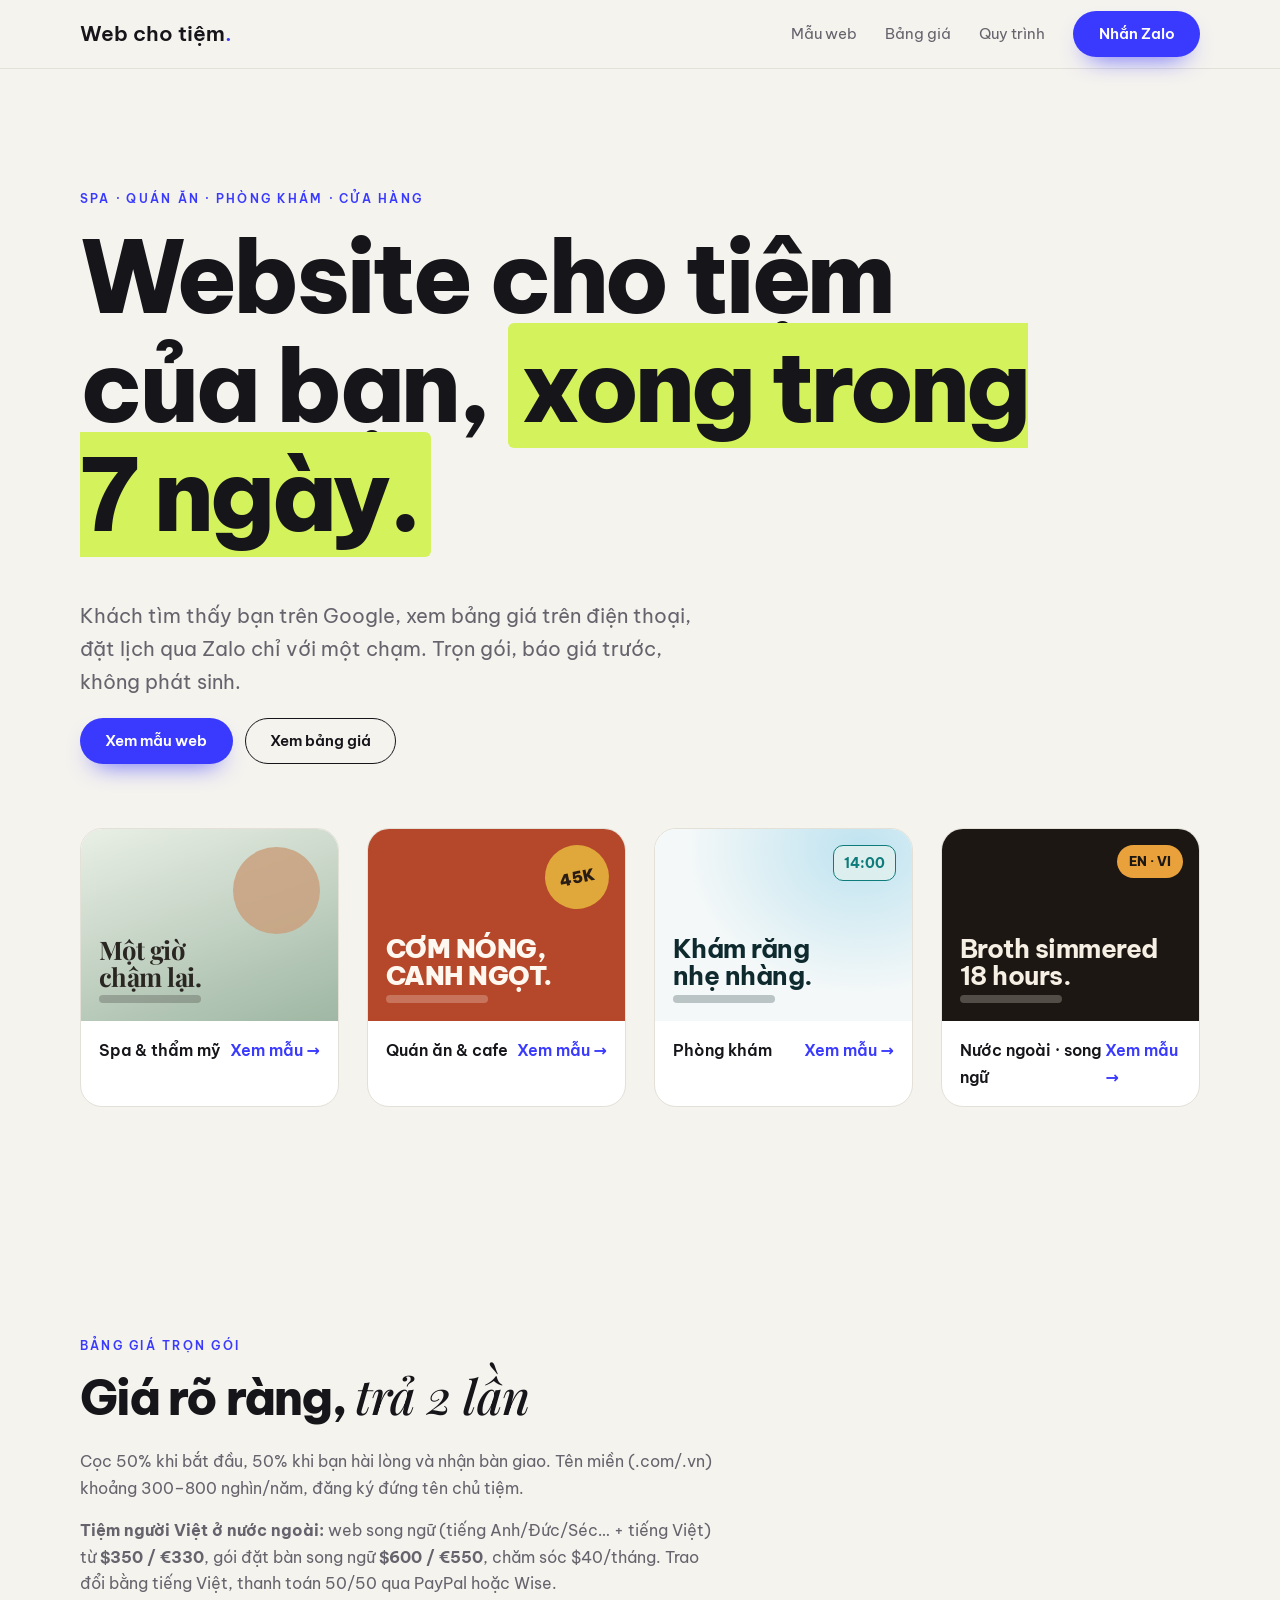
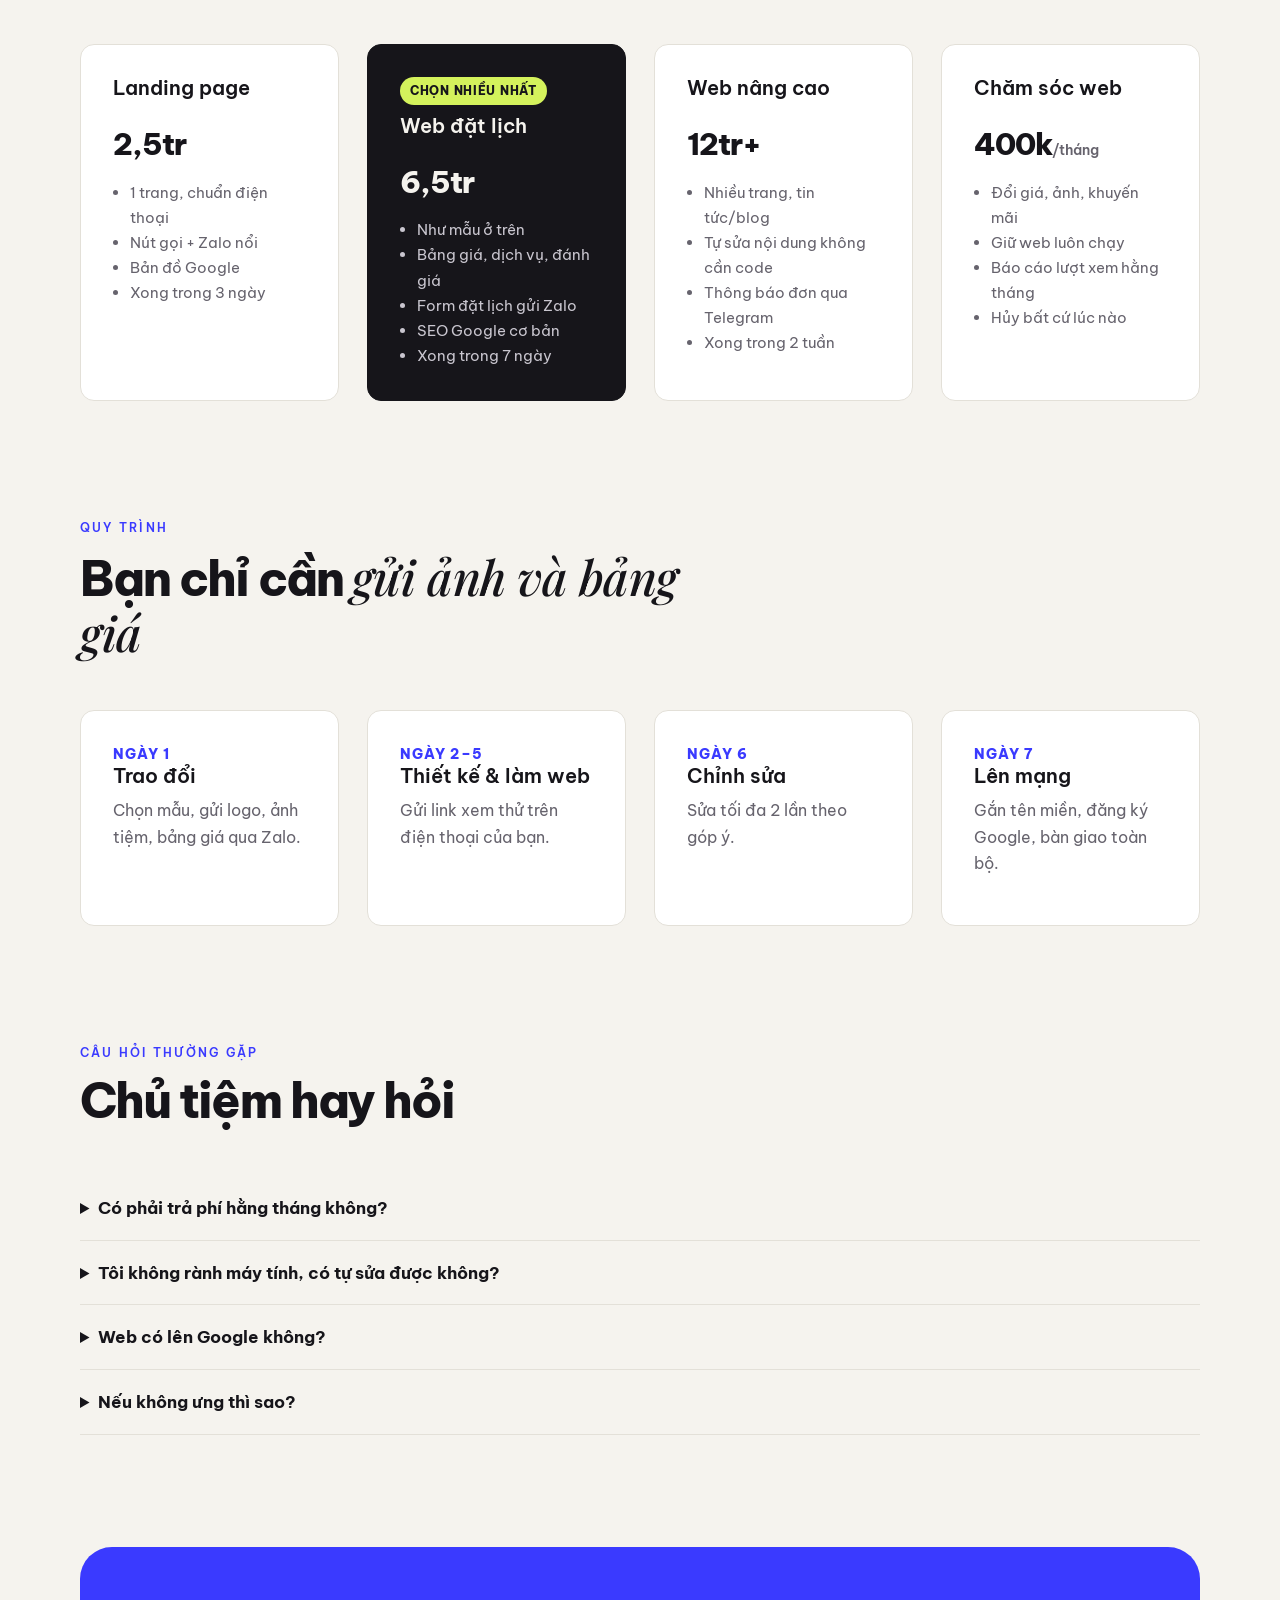
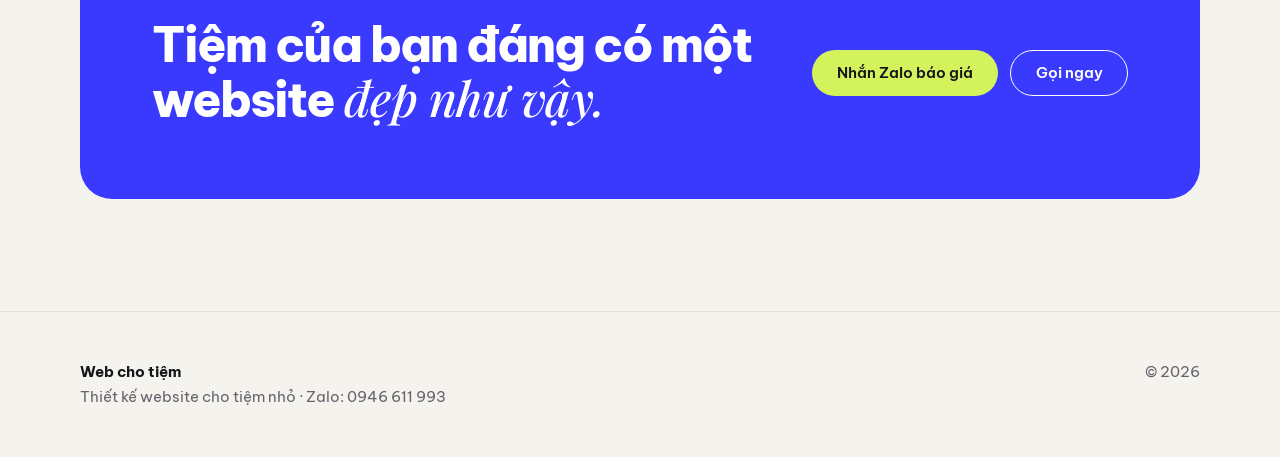
<file: index.html>
<!doctype html>
<html lang="vi">
<head>
  <meta charset="utf-8">
  <meta name="viewport" content="width=device-width, initial-scale=1">
  <title>Website cho tiệm của bạn — xong trong 7 ngày</title>
  <meta name="description" content="Nhận làm website cho spa, quán ăn, phòng khám: chuẩn điện thoại, đặt lịch qua Zalo, giá trọn gói từ 2,5 triệu.">
  <link rel="preconnect" href="https://fonts.googleapis.com">
  <link rel="preconnect" href="https://fonts.gstatic.com" crossorigin>
  <link href="https://fonts.googleapis.com/css2?family=Be+Vietnam+Pro:wght@400;600;700;800&family=Playfair+Display:ital,wght@1,500&display=swap&subset=vietnamese" rel="stylesheet">
  <link rel="stylesheet" href="assets/base.css">
  <style>
    :root {
      --bg: #f5f3ee; --surface: #fff; --ink: #16151a; --muted: #66636d; --line: #e3e0d8;
      --accent: #3a3aff; --accent-ink: #fff; --accent-soft: #e6e6ff; --lime: #d4f25c;
      --font-display: "Be Vietnam Pro", system-ui, sans-serif;
    }
    h1, h2 { font-weight: 800; letter-spacing: -0.04em; }
    .it { font-family: "Playfair Display", Georgia, serif; font-style: italic; font-weight: 500; letter-spacing: -0.01em; }
    .hl { background: var(--lime); padding: 0 .12em; border-radius: 6px; }
    .hero { padding-block: clamp(48px, 9vw, 120px) clamp(32px, 5vw, 64px); }
    .hero h1 { font-size: clamp(2.6rem, 1rem + 6.5vw, 6.2rem); max-width: 14ch; }
    .hero .lead { max-width: 46ch; }
    .demos { grid-template-columns: repeat(auto-fit, minmax(240px, 1fr)); }
    .t-pho { background: #1c1712; color: #f6efe4; }
    .t-pho::after { content: "EN · VI"; position: absolute; right: 16px; top: 16px; background: #e9a23b; color: #1c1712; border-radius: 999px; padding: 6px 12px; font-weight: 800; font-size: .8rem; }
    .demo { display: block; text-decoration: none; border-radius: 22px; overflow: hidden; border: 1px solid var(--line); background: var(--surface); transition: transform .35s var(--ease), box-shadow .35s; }
    .demo:hover { transform: translateY(-6px) rotate(-.4deg); box-shadow: 0 30px 50px -30px rgba(22,21,26,.5); }
    .demo:focus-visible { outline-offset: 4px; }
    .thumb { aspect-ratio: 4 / 3; padding: 18px; display: flex; flex-direction: column; justify-content: flex-end; gap: 6px; position: relative; }
    .thumb b { font-size: 1.6rem; line-height: 1.05; letter-spacing: -0.02em; }
    .thumb i { width: 46%; height: 8px; border-radius: 4px; background: currentColor; opacity: .25; }
    .t-spa { background: linear-gradient(160deg, #e9efe5, #9fb7a4); color: #2a2622; font-family: "Playfair Display", serif; }
    .t-spa::after { content: ""; position: absolute; width: 34%; aspect-ratio: 1; border-radius: 50%; right: 18px; top: 18px; background: #c9a27e; opacity: .85; }
    .t-food { background: #b5482a; color: #fff8f0; text-transform: uppercase; }
    .t-food b { font-weight: 900; }
    .t-food::after { content: "45K"; position: absolute; right: 16px; top: 16px; width: 64px; height: 64px; border-radius: 50%; background: #e0a83a; color: #2b1d14; display: grid; place-items: center; font-weight: 900; transform: rotate(-12deg); }
    .t-dental { background: radial-gradient(ellipse at 80% 10%, #bfe3f0, #f4f8f8 60%); color: #0f2a2e; }
    .t-dental::after { content: "14:00"; position: absolute; right: 16px; top: 16px; border: 1.5px solid #0e7c7b; color: #0e7c7b; background: #dcefee; border-radius: 10px; padding: 6px 10px; font-weight: 700; font-size: .85rem; }
    .demo-meta { display: flex; justify-content: space-between; align-items: center; padding: 16px 18px; font-weight: 600; }
    .demo-meta span:last-child { color: var(--accent); }
    .plans { grid-template-columns: repeat(4, 1fr); align-items: stretch; }
    .plan { display: flex; flex-direction: column; gap: 10px; }
    .plan .price { font-size: 1.9rem; font-weight: 800; letter-spacing: -0.03em; }
    .plan .price small { font-size: .9rem; font-weight: 600; color: var(--muted); letter-spacing: 0; }
    .plan ul { margin: 0; padding-left: 1.1em; color: var(--muted); font-size: .95rem; flex: 1; }
    .plan.featured { background: var(--ink); color: #f5f3ee; border-color: var(--ink); transform: translateY(-10px); }
    .plan.featured ul { color: #c9c6cf; }
    .plan.featured .badge { align-self: flex-start; background: var(--lime); color: var(--ink); font-size: .75rem; font-weight: 800; padding: 4px 10px; border-radius: 999px; text-transform: uppercase; letter-spacing: .06em; }
    .process { grid-template-columns: repeat(4, 1fr); }
    .process .day { font-weight: 800; color: var(--accent); font-size: .85rem; letter-spacing: .08em; text-transform: uppercase; }
    .faq details { border-bottom: 1px solid var(--line); padding: 18px 0; }
    .faq summary { cursor: pointer; font-weight: 700; font-size: 1.05rem; }
    .faq p { margin: 10px 0 0; color: var(--muted); }
    .cta { background: var(--accent); color: #fff; border-radius: 32px; padding: clamp(32px, 6vw, 72px); display: grid; grid-template-columns: 1.3fr auto; gap: 24px; align-items: center; }
    .cta .btn-primary { background: var(--lime); color: var(--ink); box-shadow: none; }
    .cta .btn-ghost { color: #fff; }
    .cta .btn-ghost:hover { background: rgba(255,255,255,.12); }
    @media (max-width: 960px) { .plans, .process { grid-template-columns: repeat(2, 1fr); } .plan.featured { transform: none; } }
    @media (max-width: 760px) { .demos, .cta { grid-template-columns: 1fr; } }
    @media (max-width: 520px) { .plans, .process { grid-template-columns: 1fr; } }
  </style>
</head>
<body data-phone="0946611993" data-business="Web cho tiệm">
  <a class="skip" href="#main">Bỏ qua tới nội dung</a>

  <header class="site-header">
    <div class="wrap">
      <a class="brand" href="#">Web cho tiệm<span style="color:var(--accent)">.</span></a>
      <button class="nav-toggle" type="button" aria-label="Mở menu" aria-expanded="false" data-nav-toggle>☰</button>
      <nav class="nav" data-nav aria-label="Menu chính">
        <a href="#mau">Mẫu web</a>
        <a href="#bang-gia">Bảng giá</a>
        <a href="#quy-trinh">Quy trình</a>
        <a class="btn btn-primary" href="#" data-zalo>Nhắn Zalo</a>
      </nav>
    </div>
  </header>

  <main id="main">
    <section class="hero">
      <div class="wrap reveal">
        <span class="eyebrow">Spa · Quán ăn · Phòng khám · Cửa hàng</span>
        <h1>Website cho tiệm của bạn, <span class="hl">xong trong 7 ngày.</span></h1>
        <p class="lead">Khách tìm thấy bạn trên Google, xem bảng giá trên điện thoại, đặt lịch qua Zalo chỉ với một chạm. Trọn gói, báo giá trước, không phát sinh.</p>
        <div class="btn-row">
          <a class="btn btn-primary" href="#mau">Xem mẫu web</a>
          <a class="btn btn-ghost" href="#bang-gia">Xem bảng giá</a>
        </div>
      </div>
    </section>

    <section class="section" id="mau" style="padding-top:0">
      <div class="wrap">
        <div class="grid demos">
          <a class="demo reveal" href="spa/"><div class="thumb t-spa"><b>Một giờ<br>chậm lại.</b><i></i></div><div class="demo-meta"><span>Spa & thẩm mỹ</span><span>Xem mẫu →</span></div></a>
          <a class="demo reveal" href="quan-an/"><div class="thumb t-food"><b>Cơm nóng,<br>canh ngọt.</b><i></i></div><div class="demo-meta"><span>Quán ăn & cafe</span><span>Xem mẫu →</span></div></a>
          <a class="demo reveal" href="nha-khoa/"><div class="thumb t-dental"><b>Khám răng<br>nhẹ nhàng.</b><i></i></div><div class="demo-meta"><span>Phòng khám</span><span>Xem mẫu →</span></div></a>
          <a class="demo reveal" href="pho-song-ngu/"><div class="thumb t-pho"><b>Broth simmered<br>18 hours.</b><i></i></div><div class="demo-meta"><span>Nước ngoài · song ngữ</span><span>Xem mẫu →</span></div></a>
        </div>
      </div>
    </section>

    <section class="section" id="bang-gia">
      <div class="wrap">
        <div class="section-head reveal">
          <span class="eyebrow">Bảng giá trọn gói</span>
          <h2>Giá rõ ràng, <span class="it">trả 2 lần</span></h2>
          <p class="muted">Cọc 50% khi bắt đầu, 50% khi bạn hài lòng và nhận bàn giao. Tên miền (.com/.vn) khoảng 300–800 nghìn/năm, đăng ký đứng tên chủ tiệm.</p>
          <p class="muted"><b>Tiệm người Việt ở nước ngoài:</b> web song ngữ (tiếng Anh/Đức/Séc… + tiếng Việt) từ <b>$350 / €330</b>, gói đặt bàn song ngữ <b>$600 / €550</b>, chăm sóc $40/tháng. Trao đổi bằng tiếng Việt, thanh toán 50/50 qua PayPal hoặc Wise.</p>
        </div>
        <div class="grid plans">
          <article class="card plan reveal"><h3>Landing page</h3><div class="price">2,5tr</div><ul><li>1 trang, chuẩn điện thoại</li><li>Nút gọi + Zalo nổi</li><li>Bản đồ Google</li><li>Xong trong 3 ngày</li></ul></article>
          <article class="card plan featured reveal"><span class="badge">Chọn nhiều nhất</span><h3>Web đặt lịch</h3><div class="price">6,5tr</div><ul><li>Như mẫu ở trên</li><li>Bảng giá, dịch vụ, đánh giá</li><li>Form đặt lịch gửi Zalo</li><li>SEO Google cơ bản</li><li>Xong trong 7 ngày</li></ul></article>
          <article class="card plan reveal"><h3>Web nâng cao</h3><div class="price">12tr+</div><ul><li>Nhiều trang, tin tức/blog</li><li>Tự sửa nội dung không cần code</li><li>Thông báo đơn qua Telegram</li><li>Xong trong 2 tuần</li></ul></article>
          <article class="card plan reveal"><h3>Chăm sóc web</h3><div class="price">400k<small>/tháng</small></div><ul><li>Đổi giá, ảnh, khuyến mãi</li><li>Giữ web luôn chạy</li><li>Báo cáo lượt xem hằng tháng</li><li>Hủy bất cứ lúc nào</li></ul></article>
        </div>
      </div>
    </section>

    <section class="section" id="quy-trinh" style="padding-top:0">
      <div class="wrap">
        <div class="section-head reveal">
          <span class="eyebrow">Quy trình</span>
          <h2>Bạn chỉ cần <span class="it">gửi ảnh và bảng giá</span></h2>
        </div>
        <div class="grid process">
          <div class="card reveal"><div class="day">Ngày 1</div><h3>Trao đổi</h3><p class="muted">Chọn mẫu, gửi logo, ảnh tiệm, bảng giá qua Zalo.</p></div>
          <div class="card reveal"><div class="day">Ngày 2–5</div><h3>Thiết kế & làm web</h3><p class="muted">Gửi link xem thử trên điện thoại của bạn.</p></div>
          <div class="card reveal"><div class="day">Ngày 6</div><h3>Chỉnh sửa</h3><p class="muted">Sửa tối đa 2 lần theo góp ý.</p></div>
          <div class="card reveal"><div class="day">Ngày 7</div><h3>Lên mạng</h3><p class="muted">Gắn tên miền, đăng ký Google, bàn giao toàn bộ.</p></div>
        </div>
      </div>
    </section>

    <section class="section faq" style="padding-top:0">
      <div class="wrap">
        <div class="section-head reveal"><span class="eyebrow">Câu hỏi thường gặp</span><h2>Chủ tiệm hay hỏi</h2></div>
        <div class="reveal">
          <details><summary>Có phải trả phí hằng tháng không?</summary><p>Không bắt buộc. Web được đặt trên hosting miễn phí, bạn chỉ trả tiền tên miền mỗi năm. Gói chăm sóc 400k/tháng là tùy chọn.</p></details>
          <details><summary>Tôi không rành máy tính, có tự sửa được không?</summary><p>Bạn nhắn nội dung cần đổi qua Zalo là được. Gói nâng cao có trang quản lý để tự sửa giá và ảnh.</p></details>
          <details><summary>Web có lên Google không?</summary><p>Có. Web được tối ưu SEO cơ bản và gắn với hồ sơ Google Maps của tiệm để khách tìm thấy dễ hơn.</p></details>
          <details><summary>Nếu không ưng thì sao?</summary><p>Bạn xem bản thử trước khi trả 50% còn lại. Không ưng sau 2 lần sửa thì dừng, không mất thêm.</p></details>
        </div>
      </div>
    </section>

    <section class="section" style="padding-top:0">
      <div class="wrap">
        <div class="cta reveal">
          <div><h2 style="margin:0">Tiệm của bạn đáng có một website <span class="it">đẹp như vậy.</span></h2></div>
          <div class="btn-row"><a class="btn btn-primary" href="#" data-zalo>Nhắn Zalo báo giá</a><a class="btn btn-ghost" href="#" data-call>Gọi ngay</a></div>
        </div>
      </div>
    </section>
  </main>

  <footer class="site-footer">
    <div class="wrap">
      <div><strong>Web cho tiệm</strong><br>Thiết kế website cho tiệm nhỏ · Zalo: 0946 611 993</div>
      <div>© <span data-year></span></div>
    </div>
  </footer>

  <div class="contact-bar"><a href="#" data-call>Gọi</a><a href="#" data-zalo>Nhắn Zalo</a></div>
  <script src="assets/main.js" defer></script>
</body>
</html>
</file>
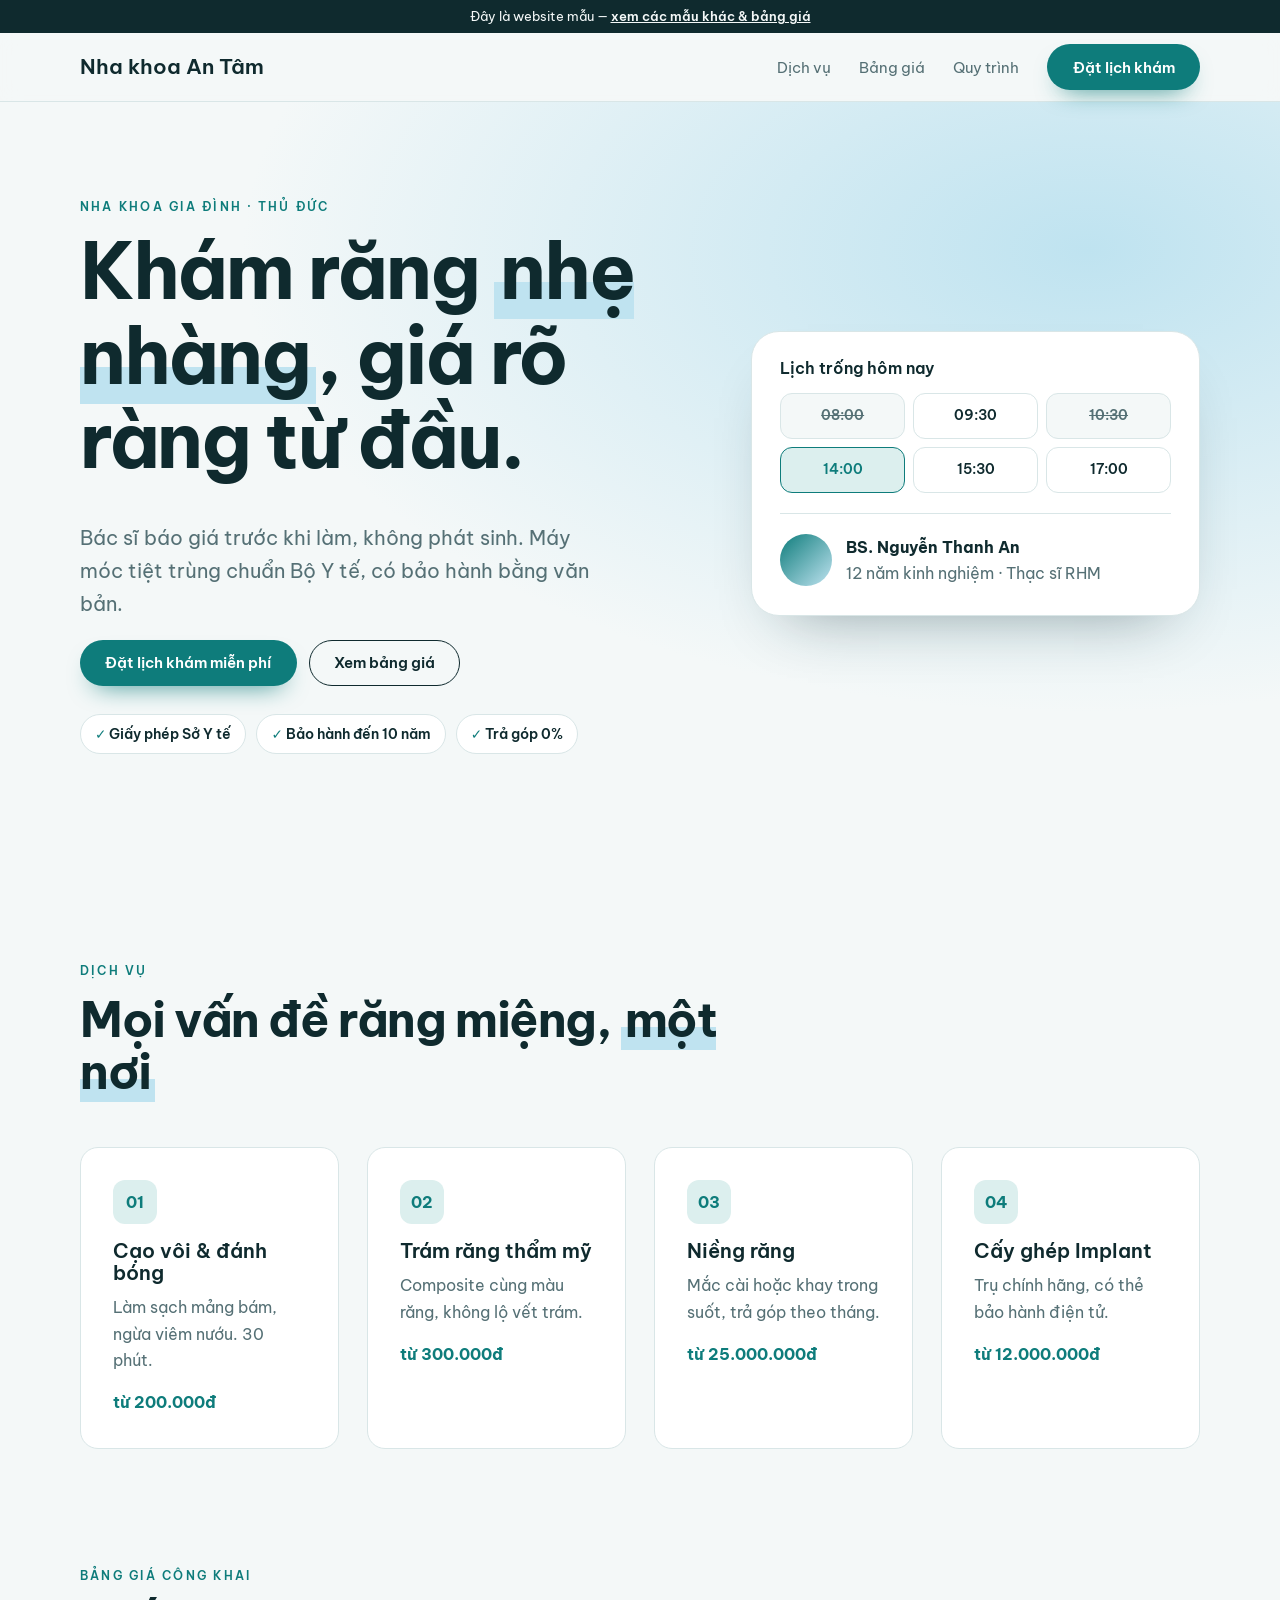
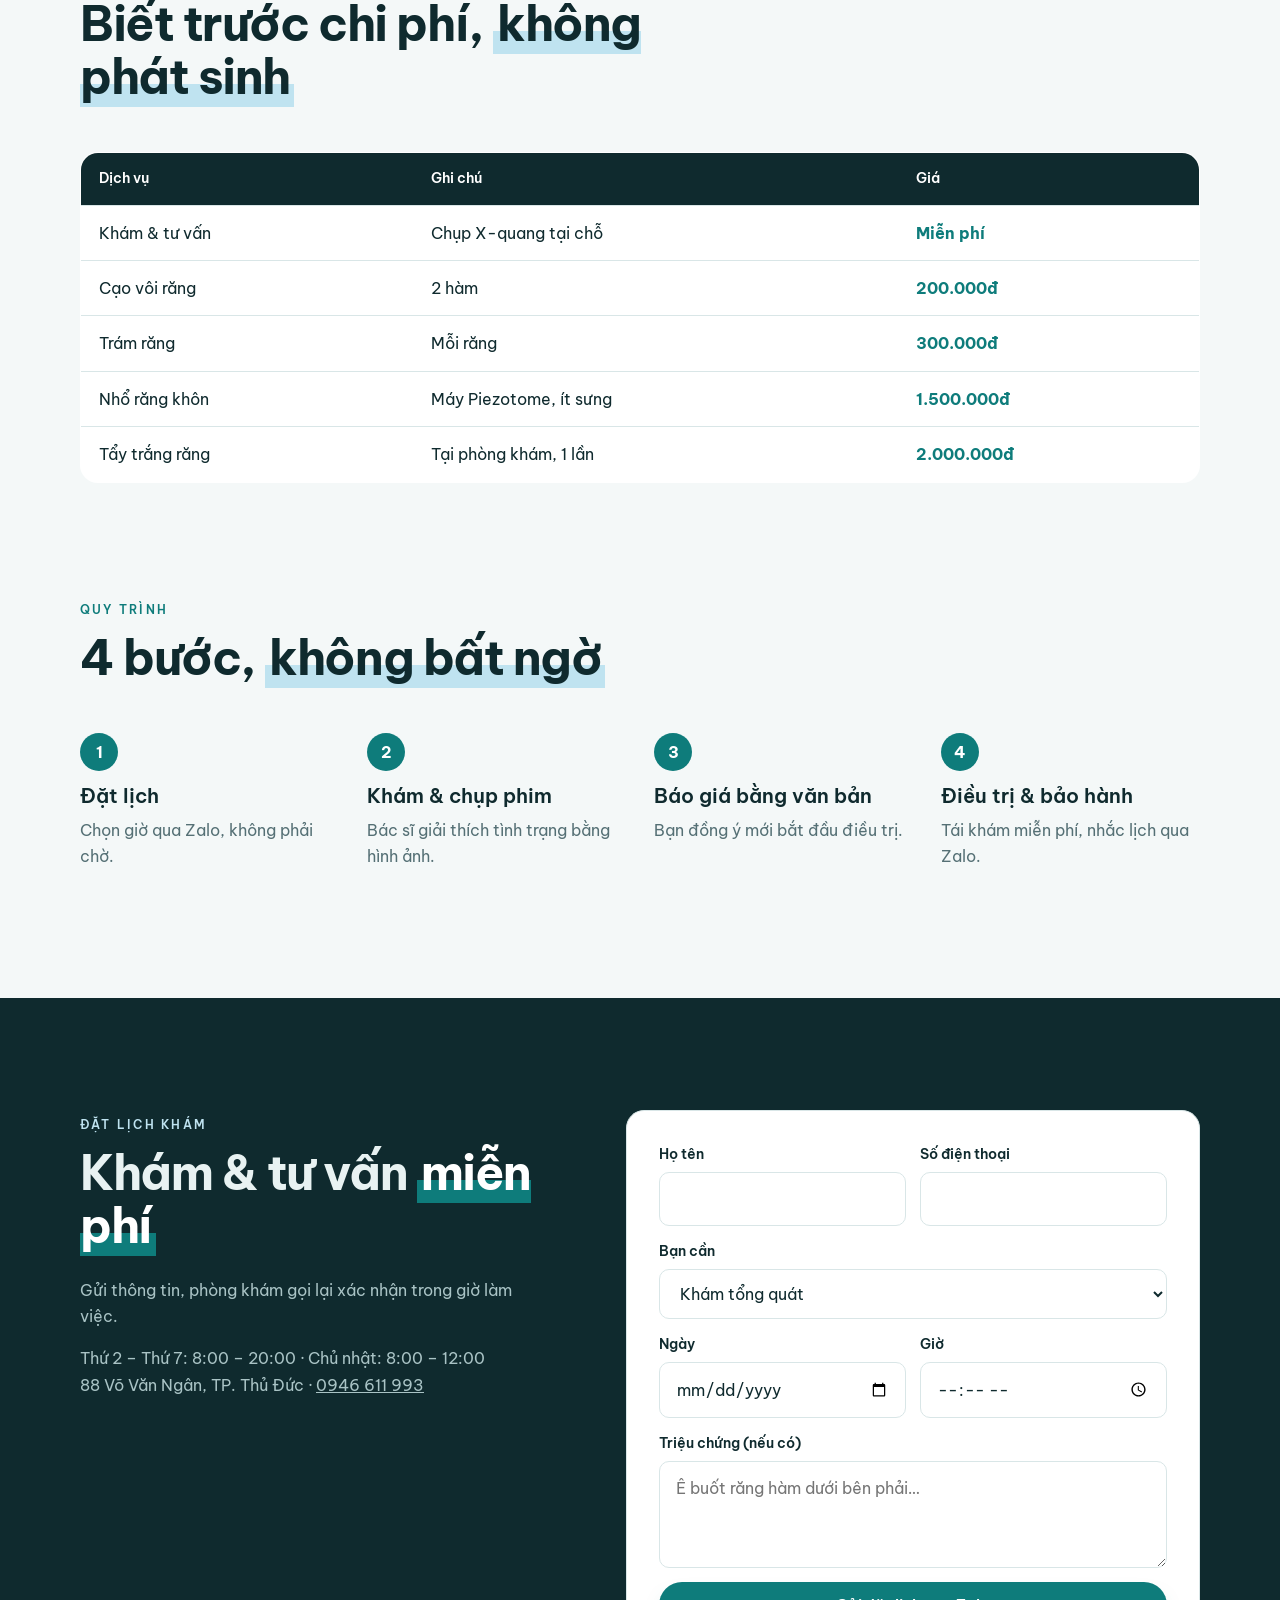
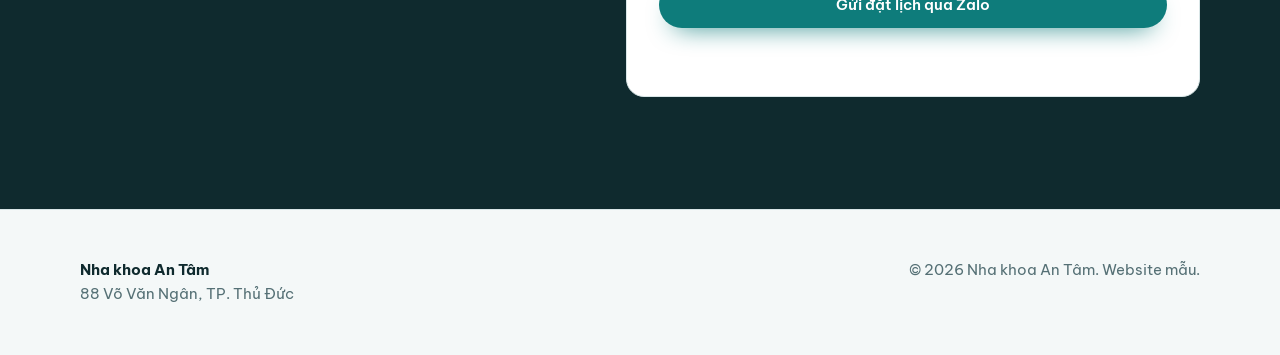
<file: nha-khoa/index.html>
<!doctype html>
<html lang="vi">
<head>
  <meta charset="utf-8">
  <meta name="viewport" content="width=device-width, initial-scale=1">
  <title>Nha khoa An Tâm — Khám răng minh bạch, không đau</title>
  <meta name="description" content="Nha khoa An Tâm: cạo vôi, trám răng, niềng răng, implant. Bảng giá công khai, đặt lịch khám qua Zalo.">
  <link rel="preconnect" href="https://fonts.googleapis.com">
  <link rel="preconnect" href="https://fonts.gstatic.com" crossorigin>
  <link href="https://fonts.googleapis.com/css2?family=Be+Vietnam+Pro:wght@400;500;600;700&display=swap&subset=vietnamese" rel="stylesheet">
  <link rel="stylesheet" href="../assets/base.css">
  <style>
    :root {
      --bg: #f4f8f8; --surface: #ffffff; --ink: #0f2a2e; --muted: #557075; --line: #d9e6e7;
      --accent: #0e7c7b; --accent-ink: #fff; --accent-soft: #dcefee; --sky: #bfe3f0;
      --font-display: "Be Vietnam Pro", system-ui, sans-serif; --radius: 18px;
    }
    h1, h2 { font-weight: 700; letter-spacing: -0.03em; }
    h1 mark, h2 mark { background: linear-gradient(transparent 62%, var(--sky) 62%); color: inherit; padding: 0 .08em; }
    .hero { padding-block: clamp(40px, 7vw, 96px); background: radial-gradient(ellipse at 85% 20%, var(--sky), transparent 55%); }
    .hero .wrap { display: grid; grid-template-columns: 1.15fr 0.85fr; gap: clamp(32px, 5vw, 64px); align-items: center; }
    .trust { display: flex; flex-wrap: wrap; gap: 10px; margin-top: 28px; }
    .trust span { background: var(--surface); border: 1px solid var(--line); border-radius: 999px; padding: 8px 14px; font-size: .85rem; font-weight: 600; }
    .trust span::before { content: "✓ "; color: var(--accent); }
    .panel { background: var(--surface); border-radius: 28px; padding: 28px; box-shadow: 0 30px 60px -36px rgba(15,42,46,.45); border: 1px solid var(--line); }
    .panel h3 { font-size: 1rem; margin-bottom: 16px; }
    .slot-grid { display: grid; grid-template-columns: repeat(3, 1fr); gap: 8px; }
    .slot { border: 1.5px solid var(--line); border-radius: 12px; padding: 10px 4px; text-align: center; font-weight: 600; font-size: .9rem; }
    .slot.full { color: var(--muted); text-decoration: line-through; background: var(--bg); }
    .slot.hot { border-color: var(--accent); color: var(--accent); background: var(--accent-soft); }
    .doctor { display: flex; gap: 14px; align-items: center; margin-top: 20px; padding-top: 20px; border-top: 1px solid var(--line); }
    .avatar { width: 52px; height: 52px; border-radius: 50%; background: linear-gradient(135deg, var(--accent), var(--sky)); flex: none; }
    .services-grid { grid-template-columns: repeat(4, 1fr); }
    .svc { transition: transform .3s var(--ease), box-shadow .3s; }
    .svc:hover { transform: translateY(-4px); box-shadow: var(--shadow); }
    .svc .icon { width: 44px; height: 44px; border-radius: 12px; background: var(--accent-soft); color: var(--accent); display: grid; place-items: center; font-weight: 700; margin-bottom: 16px; }
    .svc .from { font-weight: 700; color: var(--accent); }
    .table-wrap { overflow-x: auto; }
    table { width: 100%; border-collapse: collapse; background: var(--surface); border-radius: var(--radius); overflow: hidden; border: 1px solid var(--line); }
    th, td { text-align: left; padding: 14px 18px; border-bottom: 1px solid var(--line); }
    th { background: var(--ink); color: #fff; font-weight: 600; font-size: .9rem; }
    td:last-child { font-weight: 700; color: var(--accent); white-space: nowrap; }
    tr:last-child td { border-bottom: 0; }
    .steps { grid-template-columns: repeat(4, 1fr); counter-reset: step; }
    .step { position: relative; padding-top: 52px; }
    .step::before { counter-increment: step; content: counter(step); position: absolute; top: 0; left: 0; width: 38px; height: 38px; border-radius: 50%; background: var(--accent); color: #fff; display: grid; place-items: center; font-weight: 700; }
    .booking { background: var(--ink); color: #e8f2f2; }
    .booking .wrap { display: grid; grid-template-columns: 0.9fr 1.1fr; gap: clamp(32px, 6vw, 80px); align-items: start; }
    .booking .eyebrow { color: var(--sky); }
    .booking .muted { color: #a9c3c5; }
    .booking .form { color: var(--ink); }
    @media (max-width: 960px) { .services-grid, .steps { grid-template-columns: repeat(2, 1fr); } }
    @media (max-width: 860px) { .hero .wrap, .booking .wrap { grid-template-columns: 1fr; } }
    @media (max-width: 520px) { .services-grid, .steps { grid-template-columns: 1fr; } }
  </style>
</head>
<body data-phone="0946611993" data-business="Nha khoa An Tâm">
  <a class="skip" href="#main">Bỏ qua tới nội dung</a>
  <div class="demo-ribbon">Đây là website mẫu — <a href="../">xem các mẫu khác & bảng giá</a></div>

  <header class="site-header">
    <div class="wrap">
      <a class="brand" href="#">Nha khoa An Tâm</a>
      <button class="nav-toggle" type="button" aria-label="Mở menu" aria-expanded="false" data-nav-toggle>☰</button>
      <nav class="nav" data-nav aria-label="Menu chính">
        <a href="#dich-vu">Dịch vụ</a>
        <a href="#bang-gia">Bảng giá</a>
        <a href="#quy-trinh">Quy trình</a>
        <a class="btn btn-primary" href="#dat-lich">Đặt lịch khám</a>
      </nav>
    </div>
  </header>

  <main id="main">
    <section class="hero">
      <div class="wrap">
        <div class="reveal">
          <span class="eyebrow">Nha khoa gia đình · Thủ Đức</span>
          <h1>Khám răng <mark>nhẹ nhàng</mark>, giá rõ ràng từ đầu.</h1>
          <p class="lead">Bác sĩ báo giá trước khi làm, không phát sinh. Máy móc tiệt trùng chuẩn Bộ Y tế, có bảo hành bằng văn bản.</p>
          <div class="btn-row">
            <a class="btn btn-primary" href="#dat-lich">Đặt lịch khám miễn phí</a>
            <a class="btn btn-ghost" href="#bang-gia">Xem bảng giá</a>
          </div>
          <div class="trust"><span>Giấy phép Sở Y tế</span><span>Bảo hành đến 10 năm</span><span>Trả góp 0%</span></div>
        </div>
        <aside class="panel reveal" aria-label="Lịch trống hôm nay">
          <h3>Lịch trống hôm nay</h3>
          <div class="slot-grid">
            <div class="slot full">08:00</div><div class="slot">09:30</div><div class="slot full">10:30</div>
            <div class="slot hot">14:00</div><div class="slot">15:30</div><div class="slot">17:00</div>
          </div>
          <div class="doctor"><div class="avatar" aria-hidden="true"></div><div><b>BS. Nguyễn Thanh An</b><br><span class="muted">12 năm kinh nghiệm · Thạc sĩ RHM</span></div></div>
        </aside>
      </div>
    </section>

    <section class="section" id="dich-vu">
      <div class="wrap">
        <div class="section-head reveal">
          <span class="eyebrow">Dịch vụ</span>
          <h2>Mọi vấn đề răng miệng, <mark>một nơi</mark></h2>
        </div>
        <div class="grid services-grid">
          <article class="card svc reveal"><div class="icon">01</div><h3>Cạo vôi & đánh bóng</h3><p class="muted">Làm sạch mảng bám, ngừa viêm nướu. 30 phút.</p><span class="from">từ 200.000đ</span></article>
          <article class="card svc reveal"><div class="icon">02</div><h3>Trám răng thẩm mỹ</h3><p class="muted">Composite cùng màu răng, không lộ vết trám.</p><span class="from">từ 300.000đ</span></article>
          <article class="card svc reveal"><div class="icon">03</div><h3>Niềng răng</h3><p class="muted">Mắc cài hoặc khay trong suốt, trả góp theo tháng.</p><span class="from">từ 25.000.000đ</span></article>
          <article class="card svc reveal"><div class="icon">04</div><h3>Cấy ghép Implant</h3><p class="muted">Trụ chính hãng, có thẻ bảo hành điện tử.</p><span class="from">từ 12.000.000đ</span></article>
        </div>
      </div>
    </section>

    <section class="section" id="bang-gia" style="padding-top:0">
      <div class="wrap">
        <div class="section-head reveal">
          <span class="eyebrow">Bảng giá công khai</span>
          <h2>Biết trước chi phí, <mark>không phát sinh</mark></h2>
        </div>
        <div class="table-wrap reveal">
          <table>
            <thead><tr><th>Dịch vụ</th><th>Ghi chú</th><th>Giá</th></tr></thead>
            <tbody>
              <tr><td>Khám & tư vấn</td><td>Chụp X-quang tại chỗ</td><td>Miễn phí</td></tr>
              <tr><td>Cạo vôi răng</td><td>2 hàm</td><td>200.000đ</td></tr>
              <tr><td>Trám răng</td><td>Mỗi răng</td><td>300.000đ</td></tr>
              <tr><td>Nhổ răng khôn</td><td>Máy Piezotome, ít sưng</td><td>1.500.000đ</td></tr>
              <tr><td>Tẩy trắng răng</td><td>Tại phòng khám, 1 lần</td><td>2.000.000đ</td></tr>
            </tbody>
          </table>
        </div>
      </div>
    </section>

    <section class="section" id="quy-trinh" style="padding-top:0">
      <div class="wrap">
        <div class="section-head reveal">
          <span class="eyebrow">Quy trình</span>
          <h2>4 bước, <mark>không bất ngờ</mark></h2>
        </div>
        <div class="grid steps">
          <div class="step reveal"><h3>Đặt lịch</h3><p class="muted">Chọn giờ qua Zalo, không phải chờ.</p></div>
          <div class="step reveal"><h3>Khám & chụp phim</h3><p class="muted">Bác sĩ giải thích tình trạng bằng hình ảnh.</p></div>
          <div class="step reveal"><h3>Báo giá bằng văn bản</h3><p class="muted">Bạn đồng ý mới bắt đầu điều trị.</p></div>
          <div class="step reveal"><h3>Điều trị & bảo hành</h3><p class="muted">Tái khám miễn phí, nhắc lịch qua Zalo.</p></div>
        </div>
      </div>
    </section>

    <section class="section booking" id="dat-lich">
      <div class="wrap">
        <div class="reveal">
          <span class="eyebrow">Đặt lịch khám</span>
          <h2>Khám & tư vấn <mark style="color:#fff;background:linear-gradient(transparent 62%, var(--accent) 62%)">miễn phí</mark></h2>
          <p class="muted">Gửi thông tin, phòng khám gọi lại xác nhận trong giờ làm việc.</p>
          <p class="muted">Thứ 2 – Thứ 7: 8:00 – 20:00 · Chủ nhật: 8:00 – 12:00<br>88 Võ Văn Ngân, TP. Thủ Đức · <a href="#" data-call>0946 611 993</a></p>
        </div>
        <form class="form card reveal" data-booking novalidate>
          <div class="form-row">
            <div class="field"><label for="name">Họ tên</label><input id="name" name="name" data-label="Họ tên" autocomplete="name" required></div>
            <div class="field"><label for="phone">Số điện thoại</label><input id="phone" name="phone" data-label="SĐT" inputmode="tel" autocomplete="tel" required></div>
          </div>
          <div class="field"><label for="service">Bạn cần</label>
            <select id="service" name="service" data-label="Dịch vụ"><option>Khám tổng quát</option><option>Cạo vôi răng</option><option>Trám răng</option><option>Nhổ răng khôn</option><option>Tư vấn niềng răng</option><option>Tư vấn Implant</option></select>
          </div>
          <div class="form-row">
            <div class="field"><label for="date">Ngày</label><input id="date" name="date" data-label="Ngày" type="date"></div>
            <div class="field"><label for="time">Giờ</label><input id="time" name="time" data-label="Giờ" type="time" min="08:00" max="19:30"></div>
          </div>
          <div class="field"><label for="note">Triệu chứng (nếu có)</label><textarea id="note" name="note" data-label="Ghi chú" rows="3" placeholder="Ê buốt răng hàm dưới bên phải…"></textarea></div>
          <button class="btn btn-primary" type="submit">Gửi đặt lịch qua Zalo</button>
          <p class="form-status" data-status role="status" aria-live="polite"></p>
          <pre class="form-fallback" data-fallback hidden></pre>
        </form>
      </div>
    </section>
  </main>

  <footer class="site-footer">
    <div class="wrap">
      <div><strong>Nha khoa An Tâm</strong><br>88 Võ Văn Ngân, TP. Thủ Đức</div>
      <div>© <span data-year></span> Nha khoa An Tâm. Website mẫu.</div>
    </div>
  </footer>

  <div class="contact-bar"><a href="#" data-call>Gọi tư vấn</a><a href="#" data-zalo>Chat Zalo</a></div>
  <script src="../assets/main.js" defer></script>
</body>
</html>
</file>
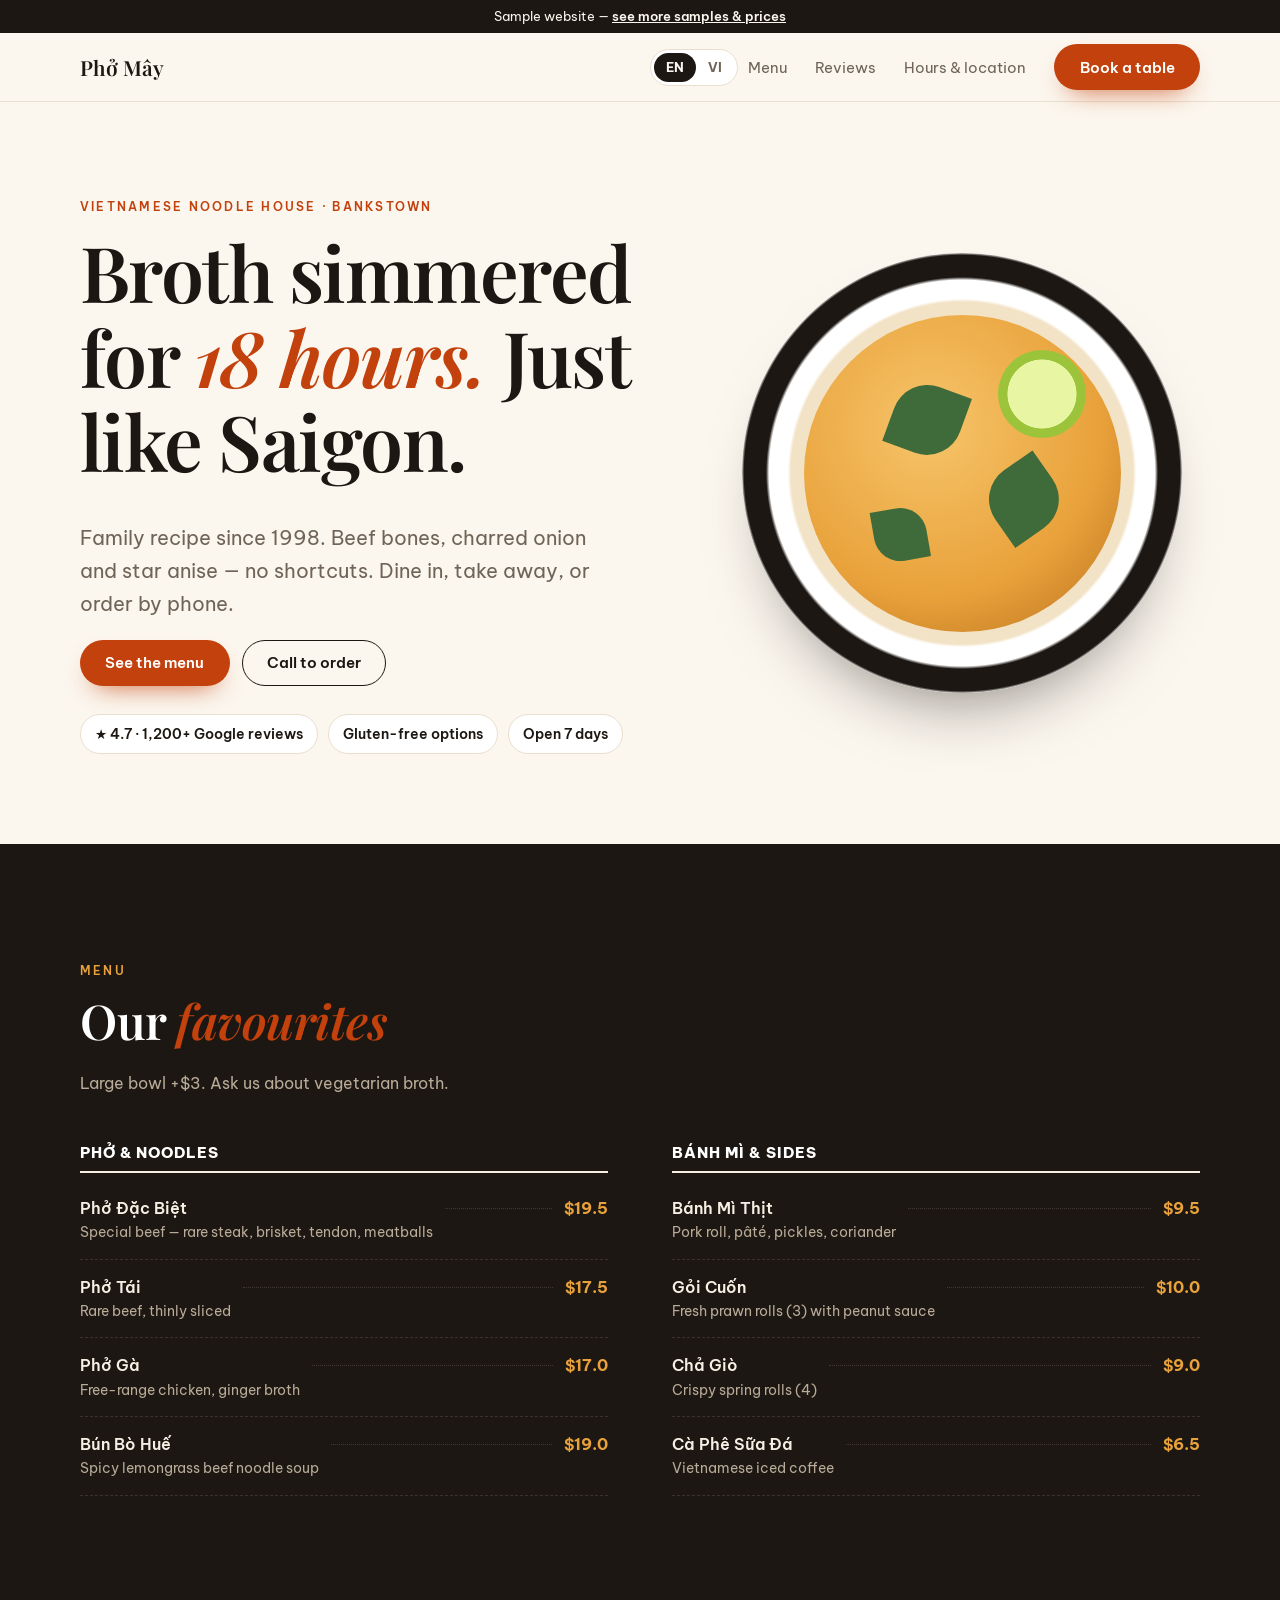
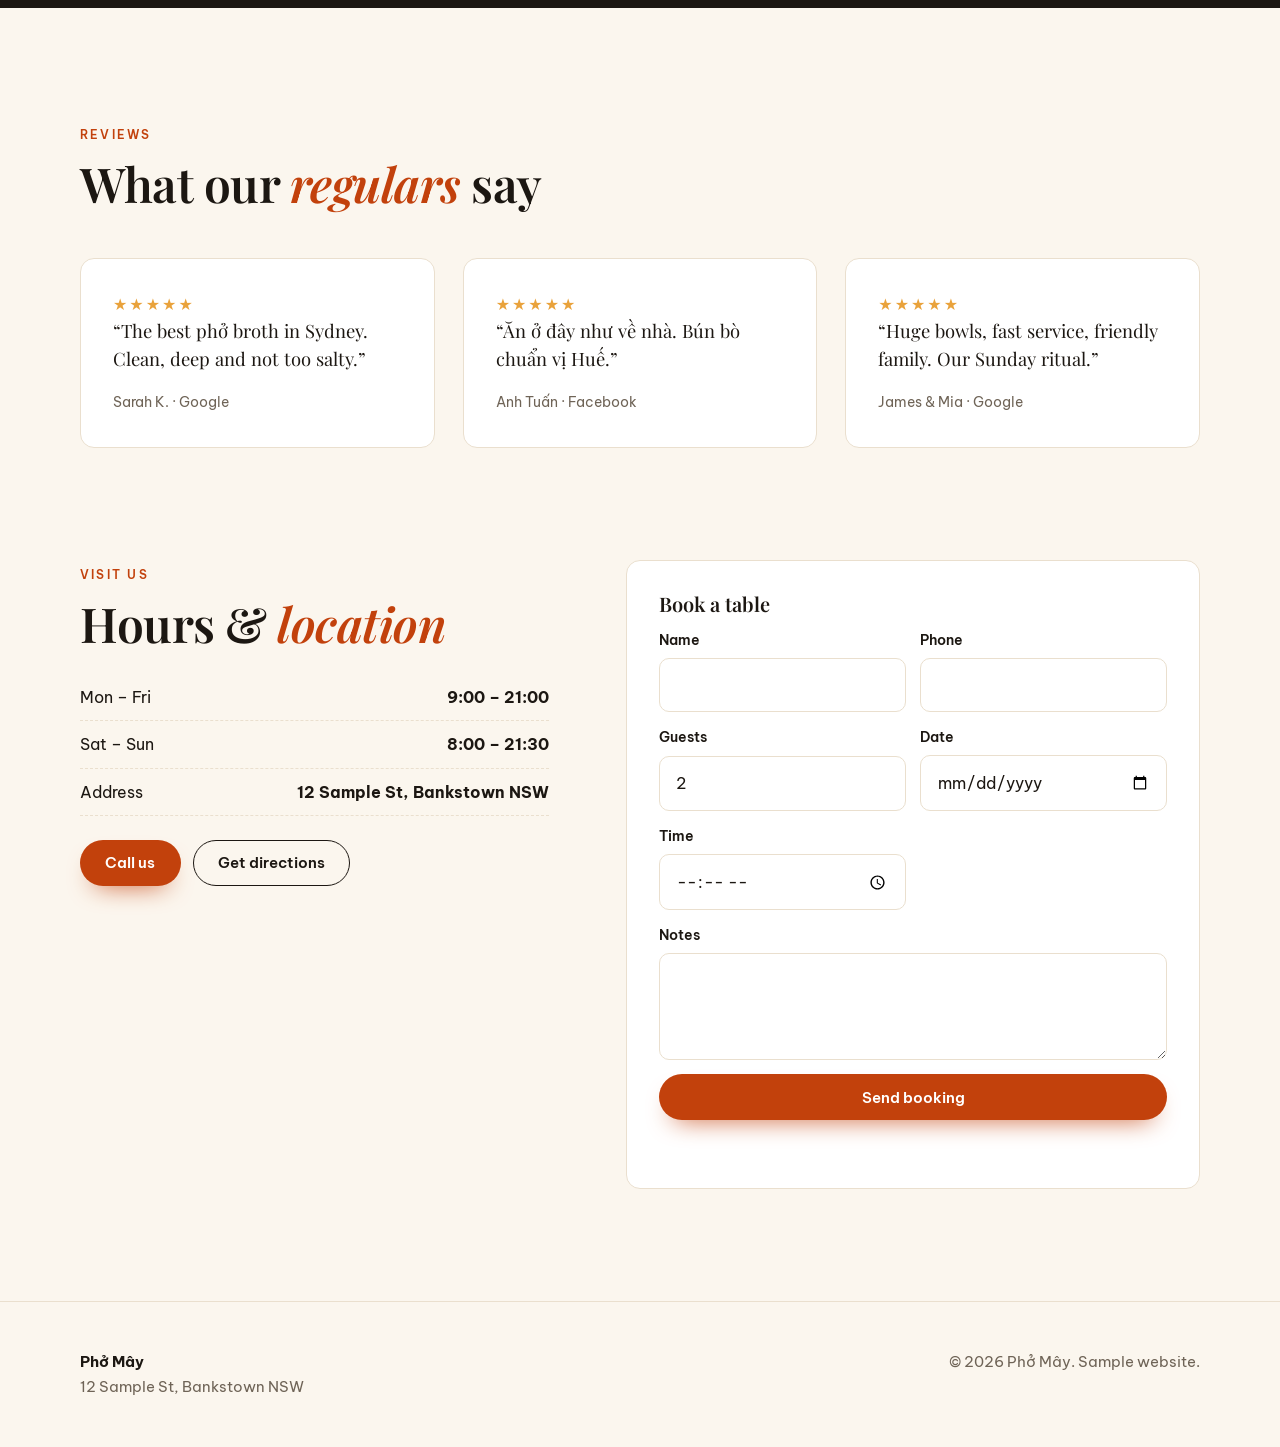
<file: pho-song-ngu/index.html>
<!doctype html>
<html lang="en" data-lang="en">
<head>
  <meta charset="utf-8">
  <meta name="viewport" content="width=device-width, initial-scale=1">
  <title>Phở Mây — Vietnamese Noodle House · Bankstown</title>
  <meta name="description" content="Phở Mây: 18-hour beef broth, bánh mì and Vietnamese home cooking in Bankstown. See the menu, call to order or book a table.">
  <link rel="preconnect" href="https://fonts.googleapis.com">
  <link rel="preconnect" href="https://fonts.gstatic.com" crossorigin>
  <link href="https://fonts.googleapis.com/css2?family=Be+Vietnam+Pro:wght@400;600;800&family=Playfair+Display:ital,wght@0,600;1,500&display=swap&subset=vietnamese" rel="stylesheet">
  <link rel="stylesheet" href="../assets/base.css">
  <style>
    :root {
      --bg: #fbf6ee; --surface: #fff; --ink: #1c1712; --muted: #6f6457; --line: #eadfce;
      --accent: #c2410c; --accent-ink: #fff; --accent-soft: #fbe3d3; --broth: #e9a23b; --herb: #3f6b3a;
    }
    /* Show only the active language. Text pairs are <span lang="en"> / <span lang="vi">. */
    html[data-lang="en"] [lang="vi"]:not(html), html[data-lang="vi"] [lang="en"]:not(html) { display: none !important; }
    h1 em, h2 em { font-style: italic; color: var(--accent); }
    .lang-switch { display: inline-flex; border: 1.5px solid var(--line); border-radius: 999px; padding: 3px; background: var(--surface); }
    .lang-switch button { border: 0; background: transparent; font: 700 .8rem/1 var(--font-body); padding: 8px 12px; border-radius: 999px; cursor: pointer; color: var(--muted); }
    .lang-switch button[aria-pressed="true"] { background: var(--ink); color: var(--bg); }
    .header-tools { display: flex; align-items: center; gap: 10px; }
    .hero { padding-block: clamp(36px, 7vw, 96px); }
    .hero .wrap { display: grid; grid-template-columns: 1.1fr .9fr; gap: clamp(32px, 5vw, 64px); align-items: center; }
    .bowl { position: relative; aspect-ratio: 1; max-width: 440px; width: 100%; justify-self: center; }
    .bowl .rim { position: absolute; inset: 0; border-radius: 50%; background: radial-gradient(circle, #f3e3c6 0 55%, #fff 56% 62%, var(--ink) 63% 70%, #fff 71%); box-shadow: 0 40px 70px -40px rgba(28,23,18,.6); }
    .bowl .broth { position: absolute; inset: 14%; border-radius: 50%; background: radial-gradient(circle at 40% 35%, #f6c46a, var(--broth) 60%, #b86f1c); }
    .bowl .herb { position: absolute; width: 16%; aspect-ratio: 1; border-radius: 50% 0; background: var(--herb); }
    .bowl .h1 { top: 30%; left: 34%; transform: rotate(20deg); }
    .bowl .h2 { top: 48%; left: 56%; transform: rotate(-35deg); }
    .bowl .h3 { top: 58%; left: 30%; transform: rotate(80deg); width: 12%; }
    .bowl .lime { position: absolute; width: 20%; aspect-ratio: 1; border-radius: 50%; top: 22%; right: 22%; background: radial-gradient(circle, #e8f5a3 0 55%, #9cc43a 56%); }
    .badge-row { display: flex; flex-wrap: wrap; gap: 10px; margin-top: 28px; }
    .badge-row span { background: var(--surface); border: 1px solid var(--line); border-radius: 999px; padding: 8px 14px; font-size: .85rem; font-weight: 600; }
    .menu { background: var(--ink); color: #f6efe4; }
    .menu .eyebrow { color: var(--broth); }
    .menu .muted, .menu .price-list .name small { color: #b9ab98; }
    .menu .price-list li { border-color: #3a3128; }
    .menu .price-list .price { color: var(--broth); }
    .menu-grid { display: grid; grid-template-columns: repeat(2, 1fr); gap: clamp(32px, 5vw, 72px); }
    .menu-grid h3 { font-family: var(--font-body); font-weight: 800; letter-spacing: .06em; text-transform: uppercase; font-size: .95rem; color: #fff; border-bottom: 2px solid #f6efe4; padding-bottom: 10px; }
    .visit .wrap { display: grid; grid-template-columns: .9fr 1.1fr; gap: clamp(32px, 6vw, 80px); align-items: start; }
    .hours { list-style: none; padding: 0; margin: 20px 0 24px; }
    .hours li { display: flex; justify-content: space-between; gap: 16px; padding: 10px 0; border-bottom: 1px dashed var(--line); }
    .reviews { grid-template-columns: repeat(3, 1fr); }
    .stars { color: var(--broth); letter-spacing: 2px; }
    @media (max-width: 860px) {
      .hero .wrap, .visit .wrap, .menu-grid { grid-template-columns: 1fr; }
      .reviews { grid-template-columns: 1fr; }
      .bowl { max-width: 320px; }
    }
  </style>
</head>
<body data-phone="0946611993" data-business="Phở Mây">
  <a class="skip" href="#main"><span lang="en">Skip to content</span><span lang="vi">Bỏ qua tới nội dung</span></a>
  <div class="demo-ribbon"><span lang="en">Sample website —</span><span lang="vi">Đây là website mẫu —</span> <a href="../"><span lang="en">see more samples & prices</span><span lang="vi">xem các mẫu khác & bảng giá</span></a></div>

  <header class="site-header">
    <div class="wrap">
      <a class="brand" href="#">Phở Mây</a>
      <div class="header-tools">
        <div class="lang-switch" role="group" aria-label="Language">
          <button type="button" data-set-lang="en" aria-pressed="true">EN</button>
          <button type="button" data-set-lang="vi" aria-pressed="false">VI</button>
        </div>
        <button class="nav-toggle" type="button" aria-label="Menu" aria-expanded="false" data-nav-toggle>☰</button>
        <nav class="nav" data-nav aria-label="Main">
          <a href="#menu"><span lang="en">Menu</span><span lang="vi">Thực đơn</span></a>
          <a href="#reviews"><span lang="en">Reviews</span><span lang="vi">Đánh giá</span></a>
          <a href="#visit"><span lang="en">Hours & location</span><span lang="vi">Giờ & địa chỉ</span></a>
          <a class="btn btn-primary" href="#visit"><span lang="en">Book a table</span><span lang="vi">Đặt bàn</span></a>
        </nav>
      </div>
    </div>
  </header>

  <main id="main">
    <section class="hero">
      <div class="wrap">
        <div class="reveal">
          <span class="eyebrow"><span lang="en">Vietnamese noodle house · Bankstown</span><span lang="vi">Quán phở Việt · Bankstown</span></span>
          <h1><span lang="en">Broth simmered for <em>18 hours.</em> Just like Saigon.</span><span lang="vi">Nước dùng ninh <em>18 tiếng.</em> Đúng vị Sài Gòn.</span></h1>
          <p class="lead"><span lang="en">Family recipe since 1998. Beef bones, charred onion and star anise — no shortcuts. Dine in, take away, or order by phone.</span><span lang="vi">Công thức gia đình từ 1998. Xương bò, hành nướng, hoa hồi — không đi tắt. Ăn tại quán, mang về hoặc gọi điện đặt món.</span></p>
          <div class="btn-row">
            <a class="btn btn-primary" href="#menu"><span lang="en">See the menu</span><span lang="vi">Xem thực đơn</span></a>
            <a class="btn btn-ghost" href="#" data-call><span lang="en">Call to order</span><span lang="vi">Gọi đặt món</span></a>
          </div>
          <div class="badge-row">
            <span>★ 4.7 · 1,200+ Google reviews</span>
            <span lang="en">Gluten-free options</span><span lang="vi">Có món không gluten</span>
            <span lang="en">Open 7 days</span><span lang="vi">Mở cửa cả tuần</span>
          </div>
        </div>
        <div class="bowl reveal" aria-hidden="true"><div class="rim"></div><div class="broth"></div><div class="herb h1"></div><div class="herb h2"></div><div class="herb h3"></div><div class="lime"></div></div>
      </div>
    </section>

    <section class="section menu" id="menu">
      <div class="wrap">
        <div class="section-head reveal">
          <span class="eyebrow"><span lang="en">Menu</span><span lang="vi">Thực đơn</span></span>
          <h2 style="color:#fff"><span lang="en">Our <em>favourites</em></span><span lang="vi">Món <em>được yêu thích</em></span></h2>
          <p class="muted"><span lang="en">Large bowl +$3. Ask us about vegetarian broth.</span><span lang="vi">Tô lớn thêm $3. Có nước dùng chay, hỏi nhân viên nhé.</span></p>
        </div>
        <div class="menu-grid">
          <div class="reveal">
            <h3><span lang="en">Phở & noodles</span><span lang="vi">Phở & bún</span></h3>
            <ul class="price-list">
              <li><span class="name">Phở Đặc Biệt<small lang="en">Special beef — rare steak, brisket, tendon, meatballs</small><small lang="vi">Phở đặc biệt — tái, nạm, gân, bò viên</small></span><span class="dots"></span><span class="price">$19.5</span></li>
              <li><span class="name">Phở Tái<small lang="en">Rare beef, thinly sliced</small><small lang="vi">Phở bò tái</small></span><span class="dots"></span><span class="price">$17.5</span></li>
              <li><span class="name">Phở Gà<small lang="en">Free-range chicken, ginger broth</small><small lang="vi">Phở gà ta, nước dùng gừng</small></span><span class="dots"></span><span class="price">$17.0</span></li>
              <li><span class="name">Bún Bò Huế<small lang="en">Spicy lemongrass beef noodle soup</small><small lang="vi">Bún bò Huế cay sả</small></span><span class="dots"></span><span class="price">$19.0</span></li>
            </ul>
          </div>
          <div class="reveal">
            <h3><span lang="en">Bánh mì & sides</span><span lang="vi">Bánh mì & món phụ</span></h3>
            <ul class="price-list">
              <li><span class="name">Bánh Mì Thịt<small lang="en">Pork roll, pâté, pickles, coriander</small><small lang="vi">Bánh mì thịt, pa-tê, đồ chua, ngò</small></span><span class="dots"></span><span class="price">$9.5</span></li>
              <li><span class="name">Gỏi Cuốn<small lang="en">Fresh prawn rolls (3) with peanut sauce</small><small lang="vi">Gỏi cuốn tôm (3 cuốn), sốt đậu phộng</small></span><span class="dots"></span><span class="price">$10.0</span></li>
              <li><span class="name">Chả Giò<small lang="en">Crispy spring rolls (4)</small><small lang="vi">Chả giò chiên (4 cuốn)</small></span><span class="dots"></span><span class="price">$9.0</span></li>
              <li><span class="name">Cà Phê Sữa Đá<small lang="en">Vietnamese iced coffee</small><small lang="vi">Cà phê sữa đá phin</small></span><span class="dots"></span><span class="price">$6.5</span></li>
            </ul>
          </div>
        </div>
      </div>
    </section>

    <section class="section" id="reviews">
      <div class="wrap">
        <div class="section-head reveal">
          <span class="eyebrow"><span lang="en">Reviews</span><span lang="vi">Đánh giá</span></span>
          <h2><span lang="en">What our <em>regulars</em> say</span><span lang="vi">Khách quen <em>nói gì</em></span></h2>
        </div>
        <div class="grid reviews">
          <blockquote class="card quote reveal"><div class="stars">★★★★★</div><p>“The best phở broth in Sydney. Clean, deep and not too salty.”</p><footer>Sarah K. · Google</footer></blockquote>
          <blockquote class="card quote reveal"><div class="stars">★★★★★</div><p>“Ăn ở đây như về nhà. Bún bò chuẩn vị Huế.”</p><footer>Anh Tuấn · Facebook</footer></blockquote>
          <blockquote class="card quote reveal"><div class="stars">★★★★★</div><p>“Huge bowls, fast service, friendly family. Our Sunday ritual.”</p><footer>James &amp; Mia · Google</footer></blockquote>
        </div>
      </div>
    </section>

    <section class="section visit" id="visit" style="padding-top:0">
      <div class="wrap">
        <div class="reveal">
          <span class="eyebrow"><span lang="en">Visit us</span><span lang="vi">Ghé quán</span></span>
          <h2><span lang="en">Hours & <em>location</em></span><span lang="vi">Giờ mở cửa & <em>địa chỉ</em></span></h2>
          <ul class="hours">
            <li><span lang="en">Mon – Fri</span><span lang="vi">Thứ 2 – Thứ 6</span><b>9:00 – 21:00</b></li>
            <li><span lang="en">Sat – Sun</span><span lang="vi">Thứ 7 – Chủ nhật</span><b>8:00 – 21:30</b></li>
            <li><span lang="en">Address</span><span lang="vi">Địa chỉ</span><b>12 Sample St, Bankstown NSW</b></li>
          </ul>
          <div class="btn-row">
            <a class="btn btn-primary" href="#" data-call><span lang="en">Call us</span><span lang="vi">Gọi quán</span></a>
            <a class="btn btn-ghost" href="https://www.google.com/maps/search/?api=1&query=Bankstown+NSW" target="_blank" rel="noopener"><span lang="en">Get directions</span><span lang="vi">Chỉ đường</span></a>
          </div>
        </div>
        <form class="form card reveal" data-booking novalidate>
          <h3 style="margin:0"><span lang="en">Book a table</span><span lang="vi">Đặt bàn</span></h3>
          <div class="form-row">
            <div class="field"><label for="name"><span lang="en">Name</span><span lang="vi">Họ tên</span></label><input id="name" name="name" data-label="Name / Tên" autocomplete="name" required></div>
            <div class="field"><label for="phone"><span lang="en">Phone</span><span lang="vi">Số điện thoại</span></label><input id="phone" name="phone" data-label="Phone / SĐT" inputmode="tel" autocomplete="tel" required></div>
          </div>
          <div class="form-row">
            <div class="field"><label for="people"><span lang="en">Guests</span><span lang="vi">Số người</span></label><input id="people" name="people" data-label="Guests / Số người" type="number" min="1" max="30" value="2"></div>
            <div class="field"><label for="date"><span lang="en">Date</span><span lang="vi">Ngày</span></label><input id="date" name="date" data-label="Date / Ngày" type="date"></div>
            <div class="field"><label for="time"><span lang="en">Time</span><span lang="vi">Giờ</span></label><input id="time" name="time" data-label="Time / Giờ" type="time"></div>
          </div>
          <div class="field"><label for="note"><span lang="en">Notes</span><span lang="vi">Ghi chú</span></label><textarea id="note" name="note" data-label="Notes / Ghi chú" rows="3"></textarea></div>
          <button class="btn btn-primary" type="submit"><span lang="en">Send booking</span><span lang="vi">Gửi đặt bàn</span></button>
          <p class="form-status" data-status role="status" aria-live="polite"></p>
          <pre class="form-fallback" data-fallback hidden></pre>
        </form>
      </div>
    </section>
  </main>

  <footer class="site-footer">
    <div class="wrap">
      <div><strong>Phở Mây</strong><br>12 Sample St, Bankstown NSW</div>
      <div>© <span data-year></span> Phở Mây. <span lang="en">Sample website.</span><span lang="vi">Website mẫu.</span></div>
    </div>
  </footer>

  <div class="contact-bar"><a href="#" data-call><span lang="en">Call</span><span lang="vi">Gọi</span></a><a href="#visit"><span lang="en">Book</span><span lang="vi">Đặt bàn</span></a></div>

  <script>
    // Language switch: saved choice first, then browser language, else English.
    (() => {
      const root = document.documentElement;
      const buttons = document.querySelectorAll("[data-set-lang]");
      const apply = (lang) => {
        root.dataset.lang = lang;
        root.lang = lang;
        buttons.forEach((b) => b.setAttribute("aria-pressed", String(b.dataset.setLang === lang)));
        try { localStorage.setItem("lang", lang); } catch { /* storage blocked: choice just isn't remembered */ }
      };
      let saved = null;
      try { saved = localStorage.getItem("lang"); } catch { saved = null; }
      const browserIsVietnamese = (navigator.language || "").toLowerCase().startsWith("vi");
      apply(saved === "en" || saved === "vi" ? saved : browserIsVietnamese ? "vi" : "en");
      buttons.forEach((b) => b.addEventListener("click", () => apply(b.dataset.setLang)));
    })();
  </script>
  <script src="../assets/main.js" defer></script>
</body>
</html>
</file>
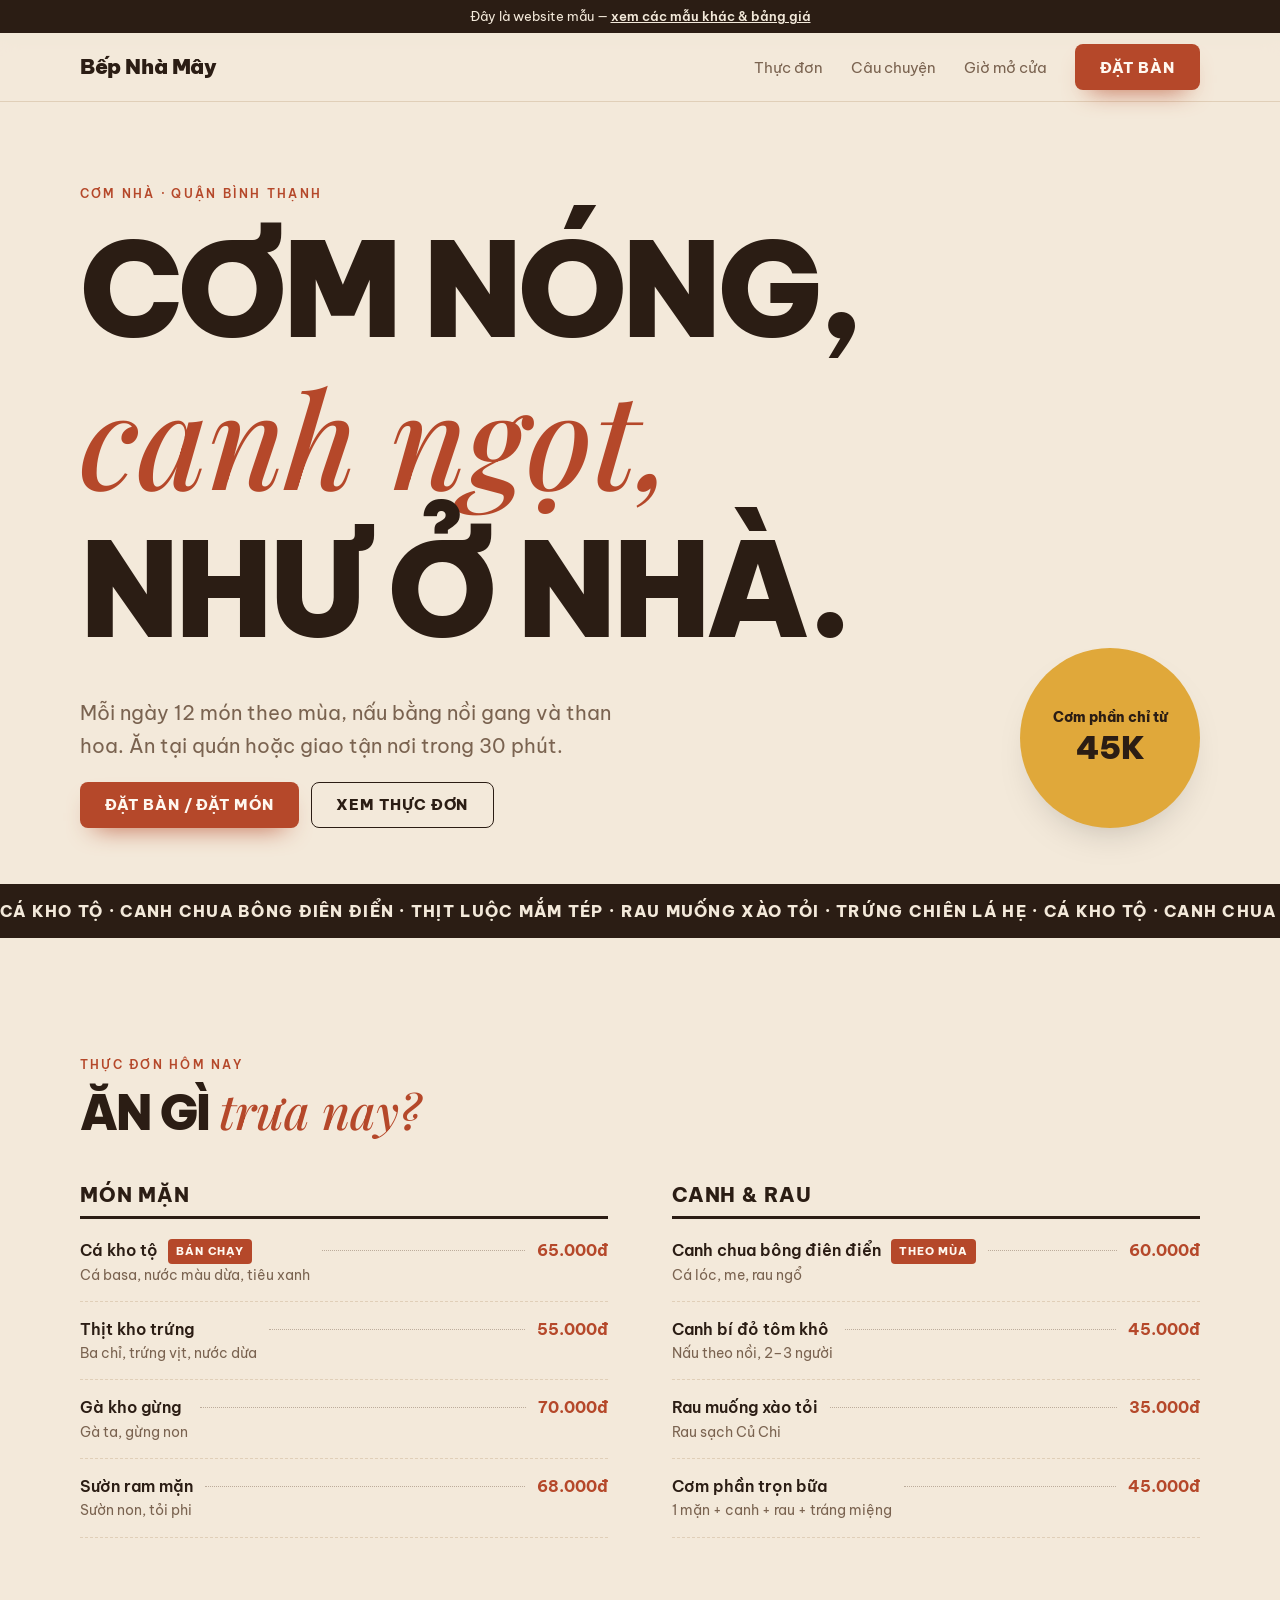
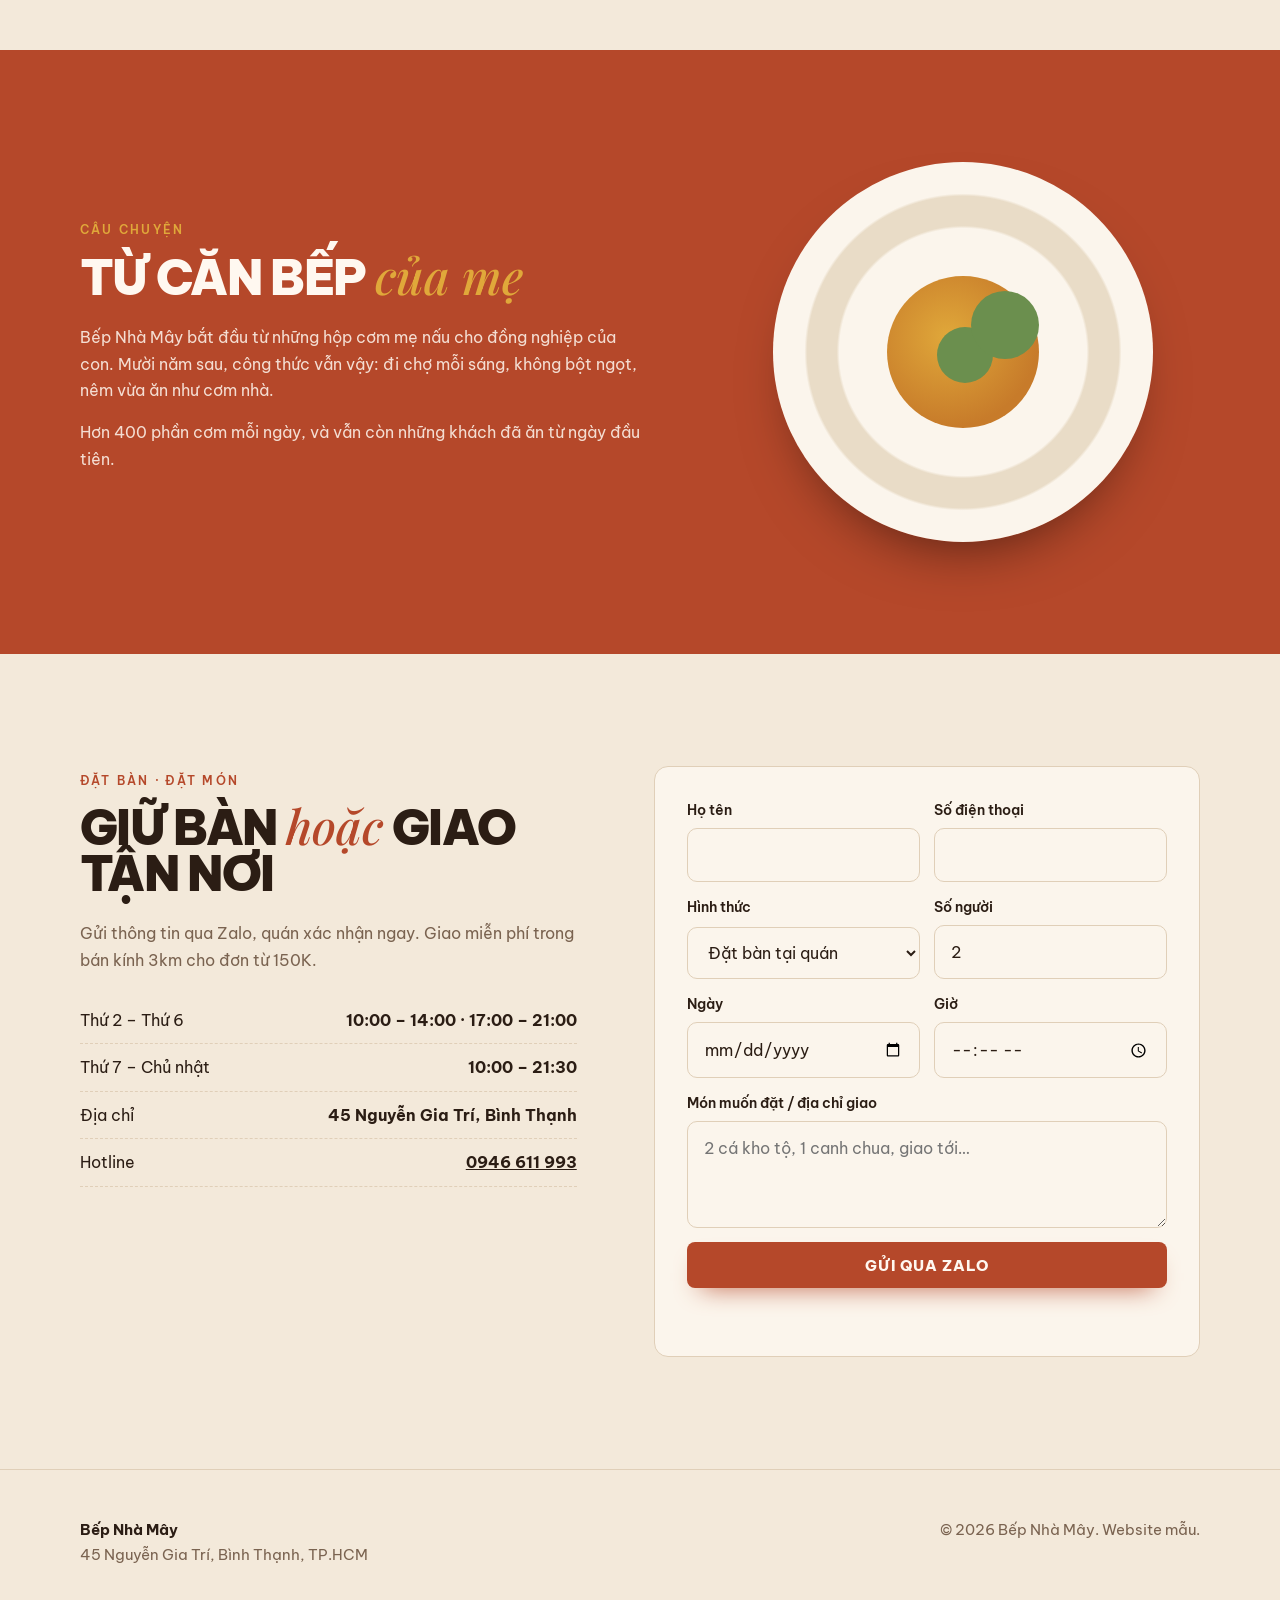
<file: quan-an/index.html>
<!doctype html>
<html lang="vi">
<head>
  <meta charset="utf-8">
  <meta name="viewport" content="width=device-width, initial-scale=1">
  <title>Bếp Nhà Mây — Cơm nhà, vị mẹ nấu</title>
  <meta name="description" content="Bếp Nhà Mây: cơm nhà Việt, món theo mùa. Xem thực đơn, đặt bàn hoặc đặt món qua Zalo.">
  <link rel="preconnect" href="https://fonts.googleapis.com">
  <link rel="preconnect" href="https://fonts.gstatic.com" crossorigin>
  <link href="https://fonts.googleapis.com/css2?family=Be+Vietnam+Pro:wght@400;600;800;900&family=Playfair+Display:ital,wght@1,500&display=swap&subset=vietnamese" rel="stylesheet">
  <link rel="stylesheet" href="../assets/base.css">
  <style>
    :root {
      --bg: #f3e9da; --surface: #fbf5ec; --ink: #2b1d14; --muted: #7a6350; --line: #e0cfb8;
      --accent: #b5482a; --accent-ink: #fff8f0; --accent-soft: #f3d9c9; --mustard: #e0a83a;
      --font-display: "Be Vietnam Pro", system-ui, sans-serif;
    }
    h1, h2 { font-weight: 900; letter-spacing: -0.035em; text-transform: uppercase; line-height: .95; }
    h3 { font-weight: 800; }
    .serif { font-family: "Playfair Display", Georgia, serif; font-style: italic; font-weight: 500; text-transform: none; letter-spacing: 0; color: var(--accent); }
    .brand { font-weight: 900; letter-spacing: -0.02em; }
    .hero { padding-block: clamp(32px, 6vw, 80px) 0; overflow: hidden; }
    /* Vietnamese stacked diacritics need extra line-height or marks collide with the line above */
    .hero h1 { font-size: clamp(3rem, 1rem + 9vw, 8.5rem); line-height: 1.12; margin-bottom: .25em; }
    .hero-grid { display: grid; grid-template-columns: 1fr auto; gap: 32px; align-items: end; }
    .stamp {
      width: clamp(130px, 16vw, 180px); aspect-ratio: 1; border-radius: 50%; background: var(--mustard); color: var(--ink);
      display: grid; place-items: center; text-align: center; font-weight: 800; font-size: .9rem; line-height: 1.3;
      transform: rotate(-12deg); box-shadow: var(--shadow); padding: 16px;
    }
    .stamp b { display: block; font-size: 2rem; font-weight: 900; }
    .ticker { margin-top: clamp(32px, 5vw, 56px); background: var(--ink); color: var(--bg); padding: 14px 0; white-space: nowrap; overflow: hidden; }
    .ticker span { display: inline-block; padding-right: 2rem; font-weight: 800; letter-spacing: .08em; text-transform: uppercase; animation: slide 28s linear infinite; }
    @keyframes slide { to { transform: translateX(-50%); } }
    .menu-wrap { display: grid; grid-template-columns: repeat(2, 1fr); gap: clamp(32px, 5vw, 72px); }
    .menu-block h3 { border-bottom: 3px solid var(--ink); padding-bottom: 10px; margin-bottom: 4px; text-transform: uppercase; letter-spacing: .04em; }
    .tag { display: inline-block; font-size: .7rem; font-weight: 800; text-transform: uppercase; letter-spacing: .08em; background: var(--accent); color: var(--accent-ink); padding: 3px 8px; border-radius: 4px; margin-left: 6px; vertical-align: middle; }
    .story { background: var(--accent); color: var(--accent-ink); }
    .story .wrap { display: grid; grid-template-columns: 1.2fr 1fr; gap: clamp(32px, 6vw, 80px); align-items: center; }
    .story .eyebrow, .story .serif { color: var(--mustard); }
    .story p { color: rgba(255, 248, 240, .85); }
    .plate {
      aspect-ratio: 1; border-radius: 50%; max-width: 380px; width: 100%; justify-self: center;
      background: radial-gradient(circle, #fbf5ec 0 46%, #e9dcc7 47% 58%, #fbf5ec 59% 100%);
      box-shadow: 0 30px 60px -30px rgba(0,0,0,.6); position: relative;
    }
    .plate::before { content: ""; position: absolute; inset: 30%; border-radius: 50%; background: radial-gradient(circle at 40% 40%, var(--mustard), #c77b2a 70%); }
    .plate::after { content: ""; position: absolute; width: 18%; aspect-ratio: 1; top: 34%; left: 52%; border-radius: 50%; background: #6b8f4e; box-shadow: -40px 30px 0 -6px #6b8f4e; }
    .booking .wrap { display: grid; grid-template-columns: 1fr 1.1fr; gap: clamp(32px, 6vw, 80px); align-items: start; }
    .hours { list-style: none; padding: 0; margin: 24px 0 0; }
    .hours li { display: flex; justify-content: space-between; padding: 10px 0; border-bottom: 1px dashed var(--line); }
    .btn { border-radius: 8px; text-transform: uppercase; letter-spacing: .06em; font-weight: 800; }
    .contact-bar, .contact-bar a { border-radius: 10px; }
    @media (max-width: 860px) {
      .menu-wrap, .story .wrap, .booking .wrap { grid-template-columns: 1fr; }
      .hero-grid { grid-template-columns: 1fr; }
      .stamp { justify-self: end; margin-top: -24px; }
    }
  </style>
</head>
<body data-phone="0946611993" data-business="Bếp Nhà Mây">
  <a class="skip" href="#main">Bỏ qua tới nội dung</a>
  <div class="demo-ribbon">Đây là website mẫu — <a href="../">xem các mẫu khác & bảng giá</a></div>

  <header class="site-header">
    <div class="wrap">
      <a class="brand" href="#">Bếp Nhà Mây</a>
      <button class="nav-toggle" type="button" aria-label="Mở menu" aria-expanded="false" data-nav-toggle>☰</button>
      <nav class="nav" data-nav aria-label="Menu chính">
        <a href="#thuc-don">Thực đơn</a>
        <a href="#cau-chuyen">Câu chuyện</a>
        <a href="#dat-ban">Giờ mở cửa</a>
        <a class="btn btn-primary" href="#dat-ban">Đặt bàn</a>
      </nav>
    </div>
  </header>

  <main id="main">
    <section class="hero">
      <div class="wrap hero-grid">
        <div class="reveal">
          <span class="eyebrow">Cơm nhà · Quận Bình Thạnh</span>
          <h1>Cơm nóng,<br><span class="serif">canh ngọt,</span><br>như ở nhà.</h1>
          <p class="lead">Mỗi ngày 12 món theo mùa, nấu bằng nồi gang và than hoa. Ăn tại quán hoặc giao tận nơi trong 30 phút.</p>
          <div class="btn-row">
            <a class="btn btn-primary" href="#dat-ban">Đặt bàn / đặt món</a>
            <a class="btn btn-ghost" href="#thuc-don">Xem thực đơn</a>
          </div>
        </div>
        <div class="stamp reveal" aria-label="Cơm phần từ 45 nghìn"><span>Cơm phần chỉ từ<b>45K</b></span></div>
      </div>
      <div class="ticker" aria-hidden="true"><span>Cá kho tộ · Canh chua bông điên điển · Thịt luộc mắm tép · Rau muống xào tỏi · Trứng chiên lá hẹ · Cá kho tộ · Canh chua bông điên điển · Thịt luộc mắm tép · Rau muống xào tỏi · Trứng chiên lá hẹ ·</span></div>
    </section>

    <section class="section" id="thuc-don">
      <div class="wrap">
        <div class="section-head reveal">
          <span class="eyebrow">Thực đơn hôm nay</span>
          <h2>Ăn gì <span class="serif">trưa nay?</span></h2>
        </div>
        <div class="menu-wrap">
          <div class="menu-block reveal">
            <h3>Món mặn</h3>
            <ul class="price-list">
              <li><span class="name">Cá kho tộ <span class="tag">Bán chạy</span><small>Cá basa, nước màu dừa, tiêu xanh</small></span><span class="dots"></span><span class="price">65.000đ</span></li>
              <li><span class="name">Thịt kho trứng<small>Ba chỉ, trứng vịt, nước dừa</small></span><span class="dots"></span><span class="price">55.000đ</span></li>
              <li><span class="name">Gà kho gừng<small>Gà ta, gừng non</small></span><span class="dots"></span><span class="price">70.000đ</span></li>
              <li><span class="name">Sườn ram mặn<small>Sườn non, tỏi phi</small></span><span class="dots"></span><span class="price">68.000đ</span></li>
            </ul>
          </div>
          <div class="menu-block reveal">
            <h3>Canh & rau</h3>
            <ul class="price-list">
              <li><span class="name">Canh chua bông điên điển <span class="tag">Theo mùa</span><small>Cá lóc, me, rau ngổ</small></span><span class="dots"></span><span class="price">60.000đ</span></li>
              <li><span class="name">Canh bí đỏ tôm khô<small>Nấu theo nồi, 2–3 người</small></span><span class="dots"></span><span class="price">45.000đ</span></li>
              <li><span class="name">Rau muống xào tỏi<small>Rau sạch Củ Chi</small></span><span class="dots"></span><span class="price">35.000đ</span></li>
              <li><span class="name">Cơm phần trọn bữa<small>1 mặn + canh + rau + tráng miệng</small></span><span class="dots"></span><span class="price">45.000đ</span></li>
            </ul>
          </div>
        </div>
      </div>
    </section>

    <section class="section story" id="cau-chuyen">
      <div class="wrap">
        <div class="reveal">
          <span class="eyebrow">Câu chuyện</span>
          <h2>Từ căn bếp <span class="serif">của mẹ</span></h2>
          <p>Bếp Nhà Mây bắt đầu từ những hộp cơm mẹ nấu cho đồng nghiệp của con. Mười năm sau, công thức vẫn vậy: đi chợ mỗi sáng, không bột ngọt, nêm vừa ăn như cơm nhà.</p>
          <p>Hơn 400 phần cơm mỗi ngày, và vẫn còn những khách đã ăn từ ngày đầu tiên.</p>
        </div>
        <div class="plate reveal" aria-hidden="true"></div>
      </div>
    </section>

    <section class="section booking" id="dat-ban">
      <div class="wrap">
        <div class="reveal">
          <span class="eyebrow">Đặt bàn · Đặt món</span>
          <h2>Giữ bàn <span class="serif">hoặc</span> giao tận nơi</h2>
          <p class="muted">Gửi thông tin qua Zalo, quán xác nhận ngay. Giao miễn phí trong bán kính 3km cho đơn từ 150K.</p>
          <ul class="hours">
            <li><span>Thứ 2 – Thứ 6</span><b>10:00 – 14:00 · 17:00 – 21:00</b></li>
            <li><span>Thứ 7 – Chủ nhật</span><b>10:00 – 21:30</b></li>
            <li><span>Địa chỉ</span><b>45 Nguyễn Gia Trí, Bình Thạnh</b></li>
            <li><span>Hotline</span><b><a href="#" data-call>0946 611 993</a></b></li>
          </ul>
        </div>
        <form class="form card reveal" data-booking novalidate>
          <div class="form-row">
            <div class="field"><label for="name">Họ tên</label><input id="name" name="name" data-label="Họ tên" autocomplete="name" required></div>
            <div class="field"><label for="phone">Số điện thoại</label><input id="phone" name="phone" data-label="SĐT" inputmode="tel" autocomplete="tel" required></div>
          </div>
          <div class="form-row">
            <div class="field"><label for="type">Hình thức</label>
              <select id="type" name="type" data-label="Hình thức"><option>Đặt bàn tại quán</option><option>Giao tận nơi</option><option>Đặt tiệc / cơm văn phòng</option></select>
            </div>
            <div class="field"><label for="people">Số người</label><input id="people" name="people" data-label="Số người" type="number" min="1" max="50" value="2"></div>
          </div>
          <div class="form-row">
            <div class="field"><label for="date">Ngày</label><input id="date" name="date" data-label="Ngày" type="date"></div>
            <div class="field"><label for="time">Giờ</label><input id="time" name="time" data-label="Giờ" type="time"></div>
          </div>
          <div class="field"><label for="note">Món muốn đặt / địa chỉ giao</label><textarea id="note" name="note" data-label="Ghi chú" rows="3" placeholder="2 cá kho tộ, 1 canh chua, giao tới…"></textarea></div>
          <button class="btn btn-primary" type="submit">Gửi qua Zalo</button>
          <p class="form-status" data-status role="status" aria-live="polite"></p>
          <pre class="form-fallback" data-fallback hidden></pre>
        </form>
      </div>
    </section>
  </main>

  <footer class="site-footer">
    <div class="wrap">
      <div><strong>Bếp Nhà Mây</strong><br>45 Nguyễn Gia Trí, Bình Thạnh, TP.HCM</div>
      <div>© <span data-year></span> Bếp Nhà Mây. Website mẫu.</div>
    </div>
  </footer>

  <div class="contact-bar"><a href="#" data-call>Gọi đặt món</a><a href="#" data-zalo>Chat Zalo</a></div>
  <script src="../assets/main.js" defer></script>
</body>
</html>
</file>
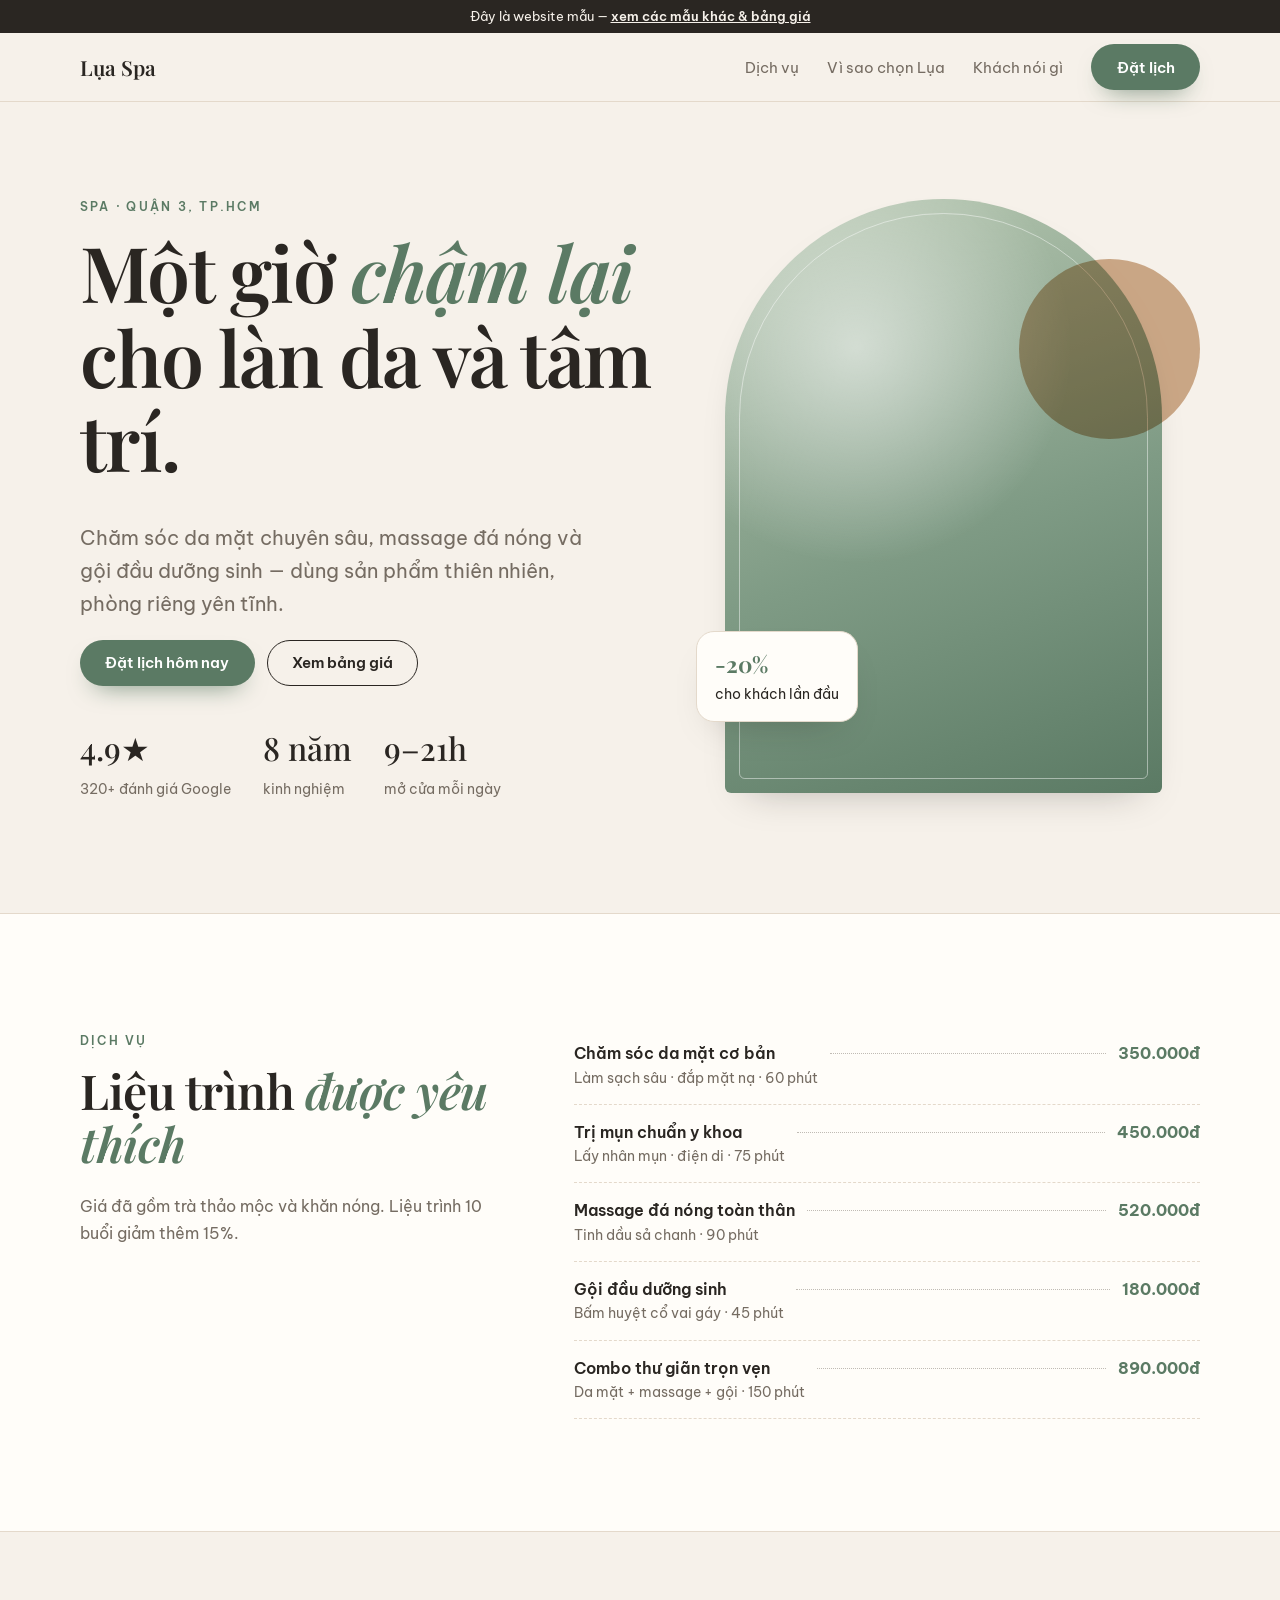
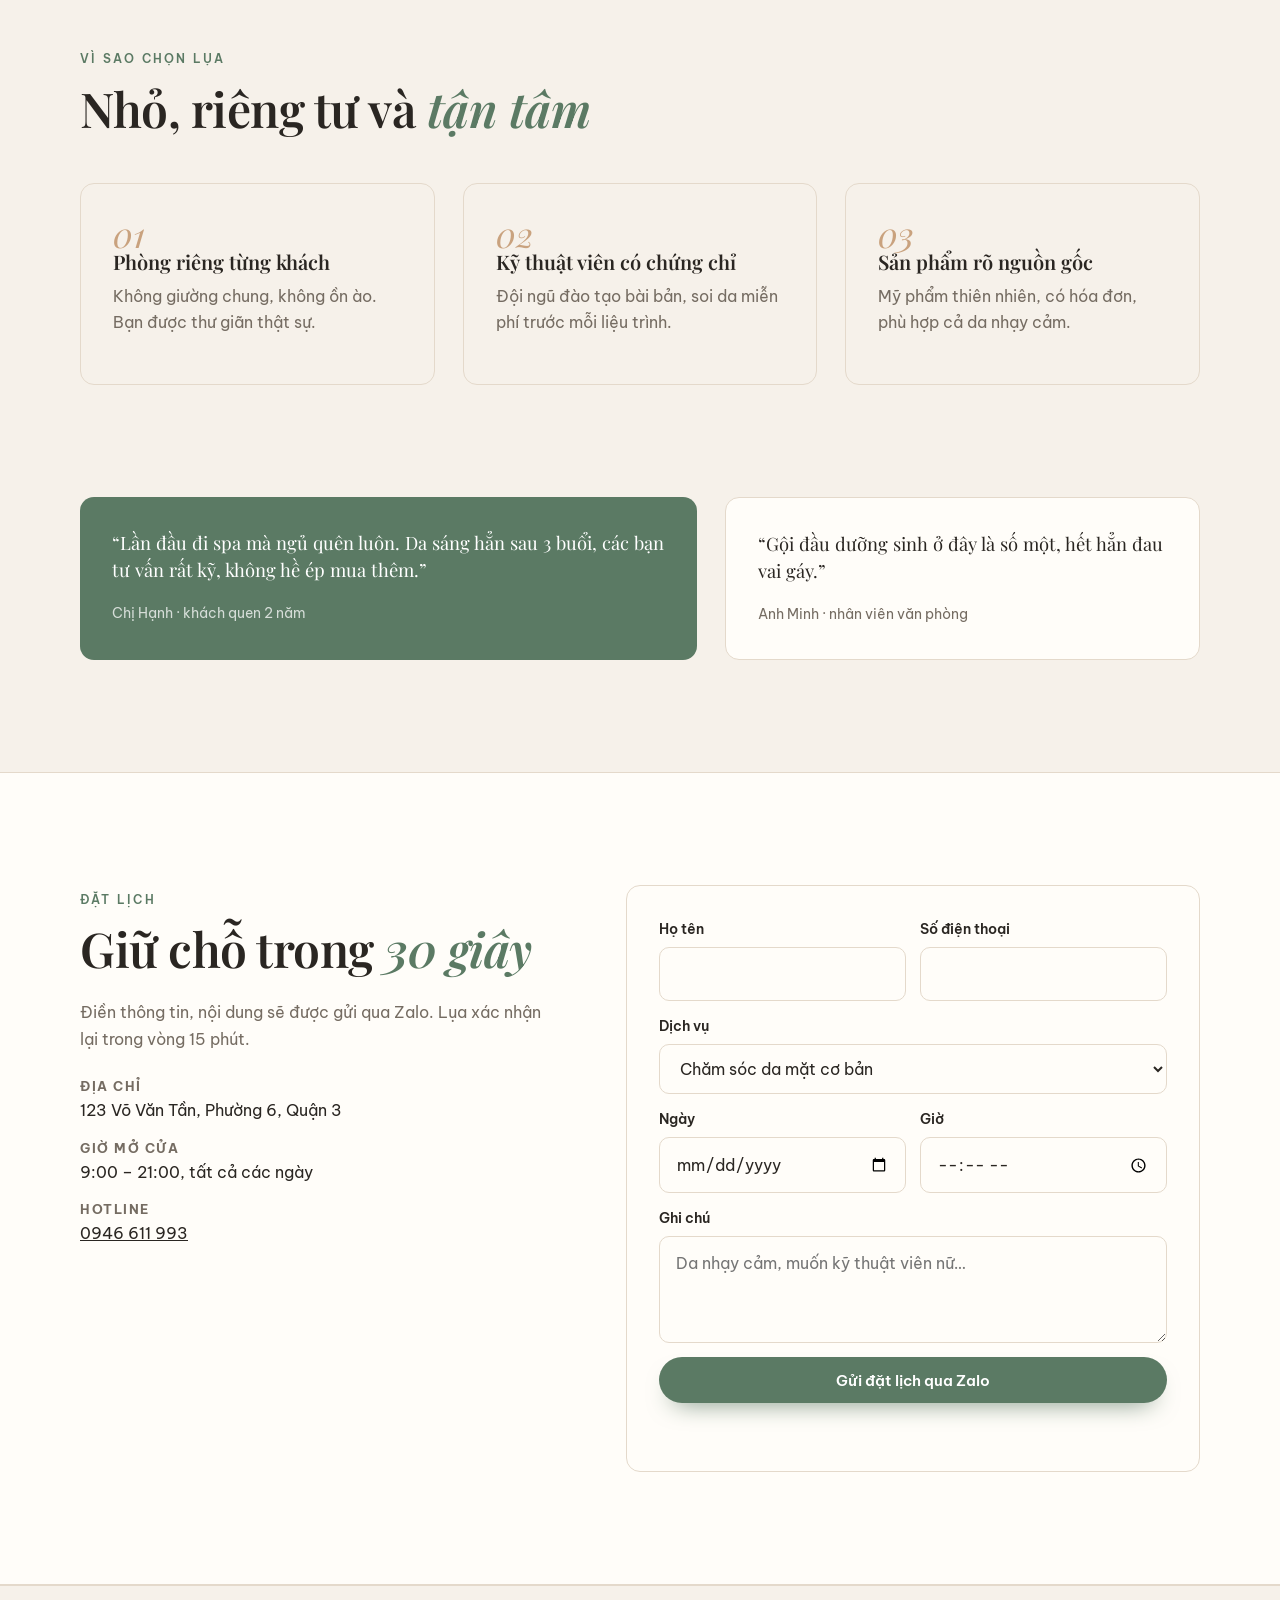
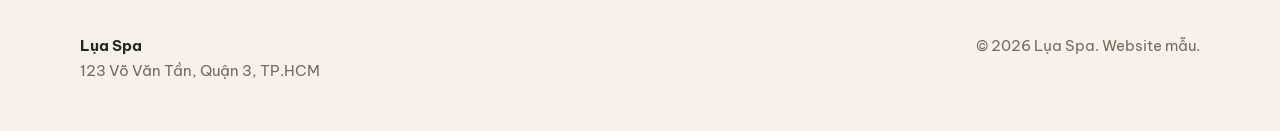
<file: spa/index.html>
<!doctype html>
<html lang="vi">
<head>
  <meta charset="utf-8">
  <meta name="viewport" content="width=device-width, initial-scale=1">
  <title>Lụa Spa — Chăm sóc da & thư giãn</title>
  <meta name="description" content="Lụa Spa: chăm sóc da mặt, massage thư giãn, gội đầu dưỡng sinh. Đặt lịch nhanh qua Zalo.">
  <link rel="preconnect" href="https://fonts.googleapis.com">
  <link rel="preconnect" href="https://fonts.gstatic.com" crossorigin>
  <link href="https://fonts.googleapis.com/css2?family=Be+Vietnam+Pro:wght@400;600;700&family=Playfair+Display:ital,wght@0,500;0,600;1,500&display=swap&subset=vietnamese" rel="stylesheet">
  <link rel="stylesheet" href="../assets/base.css">
  <style>
    :root {
      --bg: #f6f1ea; --surface: #fffdf9; --ink: #2a2622; --muted: #756c62; --line: #e4d9cb;
      --accent: #5b7a64; --accent-ink: #fff; --accent-soft: #e4ebe2; --clay: #c9a27e;
    }
    h1 em, h2 em { font-style: italic; color: var(--accent); }
    .hero { padding-block: clamp(40px, 7vw, 96px) var(--section); }
    .hero .wrap { display: grid; gap: clamp(32px, 5vw, 64px); align-items: center; grid-template-columns: 1.1fr 0.9fr; }
    .hero-art { position: relative; aspect-ratio: 4 / 5; }
    .arch {
      position: absolute; inset: 0 8% 0 0; border-radius: 999px 999px var(--radius-lg) var(--radius-lg);
      background:
        radial-gradient(circle at 30% 25%, rgba(255,255,255,.55), transparent 40%),
        linear-gradient(160deg, #b9c9b3 0%, #7f9b85 55%, #5b7a64 100%);
      box-shadow: var(--shadow);
    }
    .arch::after {
      content: ""; position: absolute; inset: 14px; border-radius: inherit; border: 1px solid rgba(255,255,255,.45);
    }
    .sun { position: absolute; width: 38%; aspect-ratio: 1; right: 0; top: 10%; border-radius: 50%; background: var(--clay); mix-blend-mode: multiply; opacity: .85; }
    .chip {
      position: absolute; left: -6%; bottom: 12%; background: var(--surface); border: 1px solid var(--line);
      border-radius: 18px; padding: 14px 18px; box-shadow: var(--shadow); font-size: .9rem;
    }
    .chip strong { display: block; font-family: var(--font-display); font-size: 1.4rem; color: var(--accent); }
    .stats { display: flex; gap: 32px; margin-top: 36px; flex-wrap: wrap; }
    .stats b { display: block; font-family: var(--font-display); font-size: 2rem; font-weight: 500; }
    .stats span { font-size: .85rem; color: var(--muted); }
    .services { background: var(--surface); border-block: 1px solid var(--line); }
    .services .wrap { display: grid; grid-template-columns: 0.8fr 1.2fr; gap: clamp(32px, 6vw, 80px); }
    .why { grid-template-columns: repeat(3, 1fr); }
    .why .card { background: transparent; }
    .why .num { font-family: var(--font-display); font-style: italic; color: var(--clay); font-size: 2.2rem; line-height: 1; }
    .quotes { grid-template-columns: 1.3fr 1fr; align-items: stretch; }
    .quotes .card:first-child { background: var(--accent); color: #fff; border: 0; }
    .quotes .card:first-child footer { color: rgba(255,255,255,.75); }
    .booking .wrap { display: grid; grid-template-columns: 0.9fr 1.1fr; gap: clamp(32px, 6vw, 80px); align-items: start; }
    .info-list { list-style: none; padding: 0; margin: 24px 0 0; display: grid; gap: 14px; }
    .info-list b { display: block; font-size: .8rem; letter-spacing: .12em; text-transform: uppercase; color: var(--muted); }
    @media (max-width: 860px) {
      .hero .wrap, .services .wrap, .booking .wrap, .quotes { grid-template-columns: 1fr; }
      .why { grid-template-columns: 1fr; }
      .hero-art { max-width: 380px; width: 100%; margin-inline: auto; }
      .chip { left: 0; }
    }
  </style>
</head>
<body data-phone="0946611993" data-business="Lụa Spa">
  <a class="skip" href="#main">Bỏ qua tới nội dung</a>
  <div class="demo-ribbon">Đây là website mẫu — <a href="../">xem các mẫu khác & bảng giá</a></div>

  <header class="site-header">
    <div class="wrap">
      <a class="brand" href="#">Lụa Spa</a>
      <button class="nav-toggle" type="button" aria-label="Mở menu" aria-expanded="false" data-nav-toggle>☰</button>
      <nav class="nav" data-nav aria-label="Menu chính">
        <a href="#dich-vu">Dịch vụ</a>
        <a href="#vi-sao">Vì sao chọn Lụa</a>
        <a href="#danh-gia">Khách nói gì</a>
        <a class="btn btn-primary" href="#dat-lich">Đặt lịch</a>
      </nav>
    </div>
  </header>

  <main id="main">
    <section class="hero">
      <div class="wrap">
        <div class="reveal">
          <span class="eyebrow">Spa · Quận 3, TP.HCM</span>
          <h1>Một giờ <em>chậm lại</em> cho làn da và tâm trí.</h1>
          <p class="lead">Chăm sóc da mặt chuyên sâu, massage đá nóng và gội đầu dưỡng sinh — dùng sản phẩm thiên nhiên, phòng riêng yên tĩnh.</p>
          <div class="btn-row">
            <a class="btn btn-primary" href="#dat-lich">Đặt lịch hôm nay</a>
            <a class="btn btn-ghost" href="#dich-vu">Xem bảng giá</a>
          </div>
          <div class="stats">
            <div><b>4.9★</b><span>320+ đánh giá Google</span></div>
            <div><b>8 năm</b><span>kinh nghiệm</span></div>
            <div><b>9–21h</b><span>mở cửa mỗi ngày</span></div>
          </div>
        </div>
        <div class="hero-art reveal" aria-hidden="true">
          <div class="arch"></div>
          <div class="sun"></div>
          <div class="chip"><strong>-20%</strong>cho khách lần đầu</div>
        </div>
      </div>
    </section>

    <section class="section services" id="dich-vu">
      <div class="wrap">
        <div class="section-head reveal">
          <span class="eyebrow">Dịch vụ</span>
          <h2>Liệu trình <em>được yêu thích</em></h2>
          <p class="muted">Giá đã gồm trà thảo mộc và khăn nóng. Liệu trình 10 buổi giảm thêm 15%.</p>
        </div>
        <ul class="price-list reveal">
          <li><span class="name">Chăm sóc da mặt cơ bản<small>Làm sạch sâu · đắp mặt nạ · 60 phút</small></span><span class="dots"></span><span class="price">350.000đ</span></li>
          <li><span class="name">Trị mụn chuẩn y khoa<small>Lấy nhân mụn · điện di · 75 phút</small></span><span class="dots"></span><span class="price">450.000đ</span></li>
          <li><span class="name">Massage đá nóng toàn thân<small>Tinh dầu sả chanh · 90 phút</small></span><span class="dots"></span><span class="price">520.000đ</span></li>
          <li><span class="name">Gội đầu dưỡng sinh<small>Bấm huyệt cổ vai gáy · 45 phút</small></span><span class="dots"></span><span class="price">180.000đ</span></li>
          <li><span class="name">Combo thư giãn trọn vẹn<small>Da mặt + massage + gội · 150 phút</small></span><span class="dots"></span><span class="price">890.000đ</span></li>
        </ul>
      </div>
    </section>

    <section class="section" id="vi-sao">
      <div class="wrap">
        <div class="section-head reveal">
          <span class="eyebrow">Vì sao chọn Lụa</span>
          <h2>Nhỏ, riêng tư và <em>tận tâm</em></h2>
        </div>
        <div class="grid why">
          <article class="card reveal"><div class="num">01</div><h3>Phòng riêng từng khách</h3><p class="muted">Không giường chung, không ồn ào. Bạn được thư giãn thật sự.</p></article>
          <article class="card reveal"><div class="num">02</div><h3>Kỹ thuật viên có chứng chỉ</h3><p class="muted">Đội ngũ đào tạo bài bản, soi da miễn phí trước mỗi liệu trình.</p></article>
          <article class="card reveal"><div class="num">03</div><h3>Sản phẩm rõ nguồn gốc</h3><p class="muted">Mỹ phẩm thiên nhiên, có hóa đơn, phù hợp cả da nhạy cảm.</p></article>
        </div>
      </div>
    </section>

    <section class="section" id="danh-gia" style="padding-top:0">
      <div class="wrap grid quotes">
        <blockquote class="card quote reveal"><p>“Lần đầu đi spa mà ngủ quên luôn. Da sáng hẳn sau 3 buổi, các bạn tư vấn rất kỹ, không hề ép mua thêm.”</p><footer>Chị Hạnh · khách quen 2 năm</footer></blockquote>
        <blockquote class="card quote reveal"><p>“Gội đầu dưỡng sinh ở đây là số một, hết hẳn đau vai gáy.”</p><footer>Anh Minh · nhân viên văn phòng</footer></blockquote>
      </div>
    </section>

    <section class="section booking services" id="dat-lich">
      <div class="wrap">
        <div class="reveal">
          <span class="eyebrow">Đặt lịch</span>
          <h2>Giữ chỗ trong <em>30 giây</em></h2>
          <p class="muted">Điền thông tin, nội dung sẽ được gửi qua Zalo. Lụa xác nhận lại trong vòng 15 phút.</p>
          <ul class="info-list">
            <li><b>Địa chỉ</b>123 Võ Văn Tần, Phường 6, Quận 3</li>
            <li><b>Giờ mở cửa</b>9:00 – 21:00, tất cả các ngày</li>
            <li><b>Hotline</b><a href="#" data-call>0946 611 993</a></li>
          </ul>
        </div>
        <form class="form card reveal" data-booking novalidate>
          <div class="form-row">
            <div class="field"><label for="name">Họ tên</label><input id="name" name="name" data-label="Họ tên" autocomplete="name" required></div>
            <div class="field"><label for="phone">Số điện thoại</label><input id="phone" name="phone" data-label="SĐT" inputmode="tel" autocomplete="tel" required></div>
          </div>
          <div class="field"><label for="service">Dịch vụ</label>
            <select id="service" name="service" data-label="Dịch vụ">
              <option>Chăm sóc da mặt cơ bản</option><option>Trị mụn chuẩn y khoa</option><option>Massage đá nóng toàn thân</option><option>Gội đầu dưỡng sinh</option><option>Combo thư giãn trọn vẹn</option>
            </select>
          </div>
          <div class="form-row">
            <div class="field"><label for="date">Ngày</label><input id="date" name="date" data-label="Ngày" type="date"></div>
            <div class="field"><label for="time">Giờ</label><input id="time" name="time" data-label="Giờ" type="time" min="09:00" max="20:00"></div>
          </div>
          <div class="field"><label for="note">Ghi chú</label><textarea id="note" name="note" data-label="Ghi chú" rows="3" placeholder="Da nhạy cảm, muốn kỹ thuật viên nữ…"></textarea></div>
          <button class="btn btn-primary" type="submit">Gửi đặt lịch qua Zalo</button>
          <p class="form-status" data-status role="status" aria-live="polite"></p>
          <pre class="form-fallback" data-fallback hidden></pre>
        </form>
      </div>
    </section>
  </main>

  <footer class="site-footer">
    <div class="wrap">
      <div><strong>Lụa Spa</strong><br>123 Võ Văn Tần, Quận 3, TP.HCM</div>
      <div>© <span data-year></span> Lụa Spa. Website mẫu.</div>
    </div>
  </footer>

  <div class="contact-bar"><a href="#" data-call>Gọi ngay</a><a href="#" data-zalo>Chat Zalo</a></div>
  <script src="../assets/main.js" defer></script>
</body>
</html>
</file>
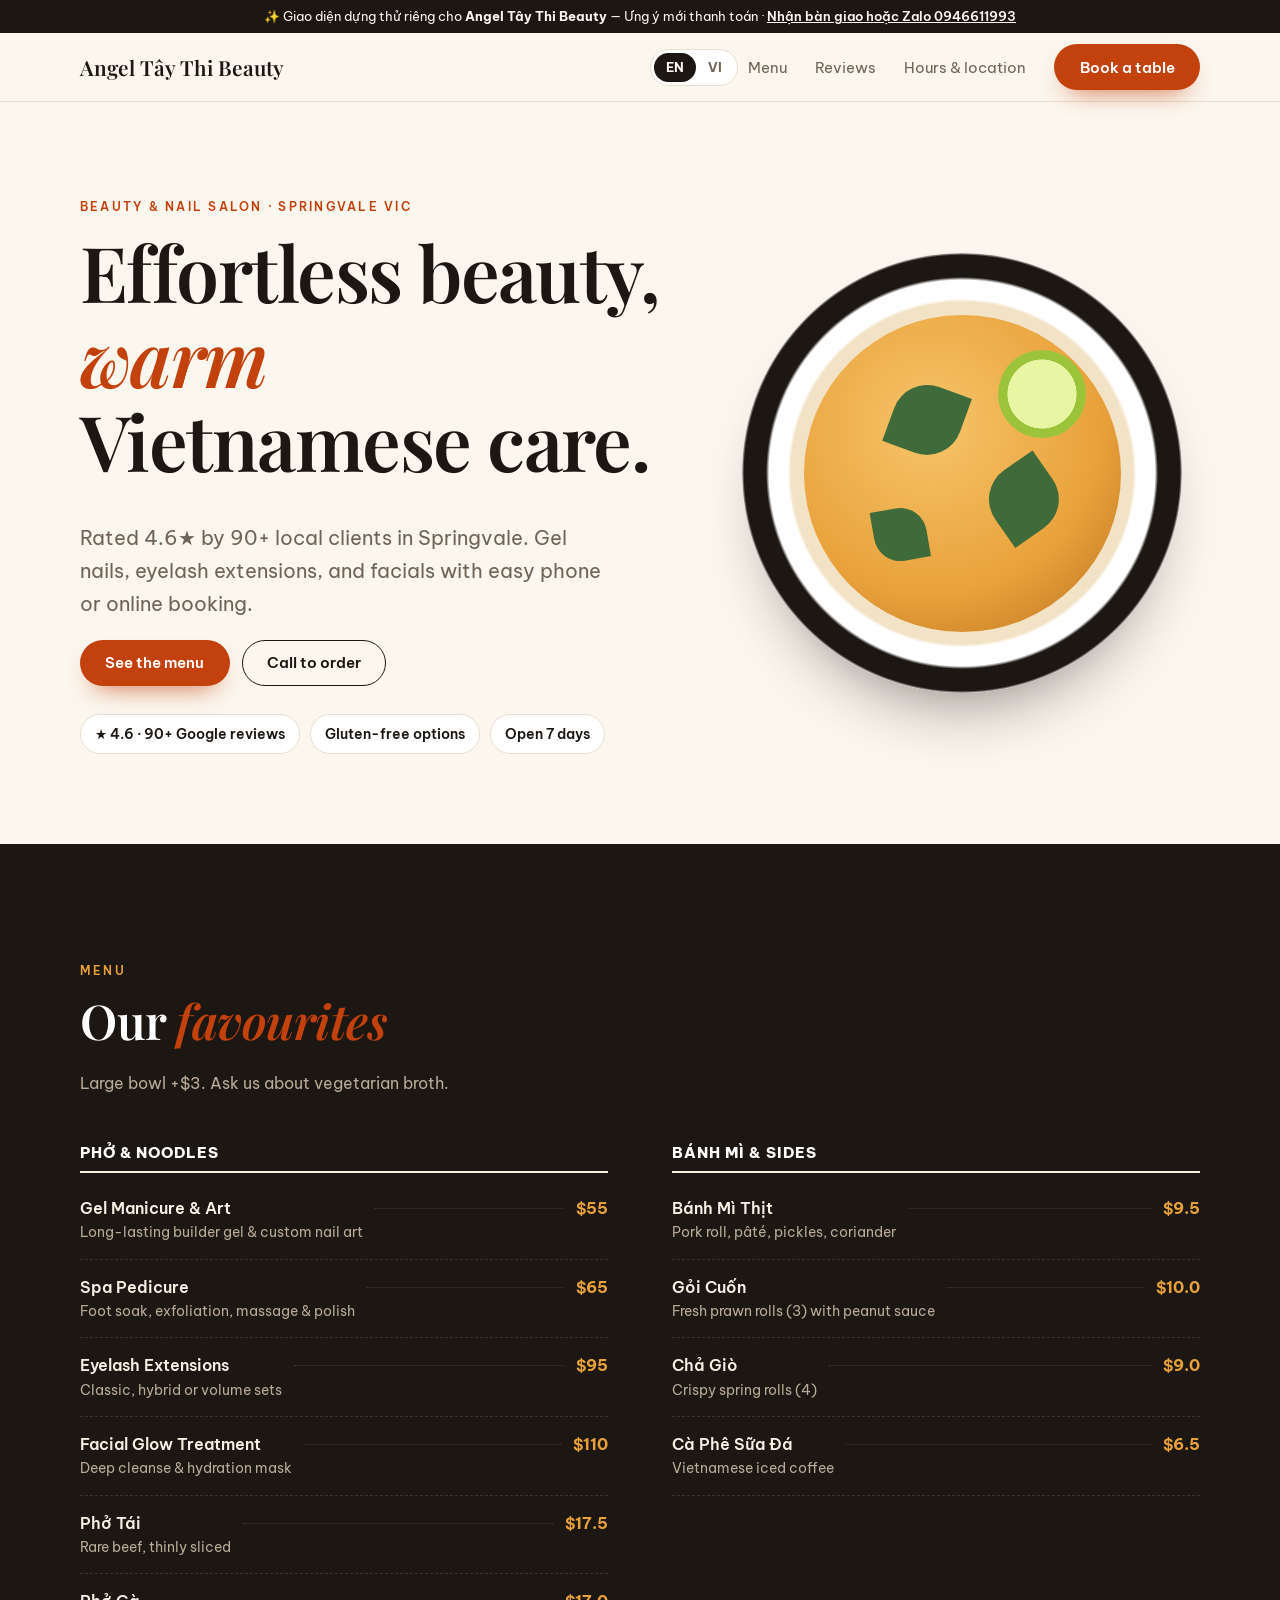
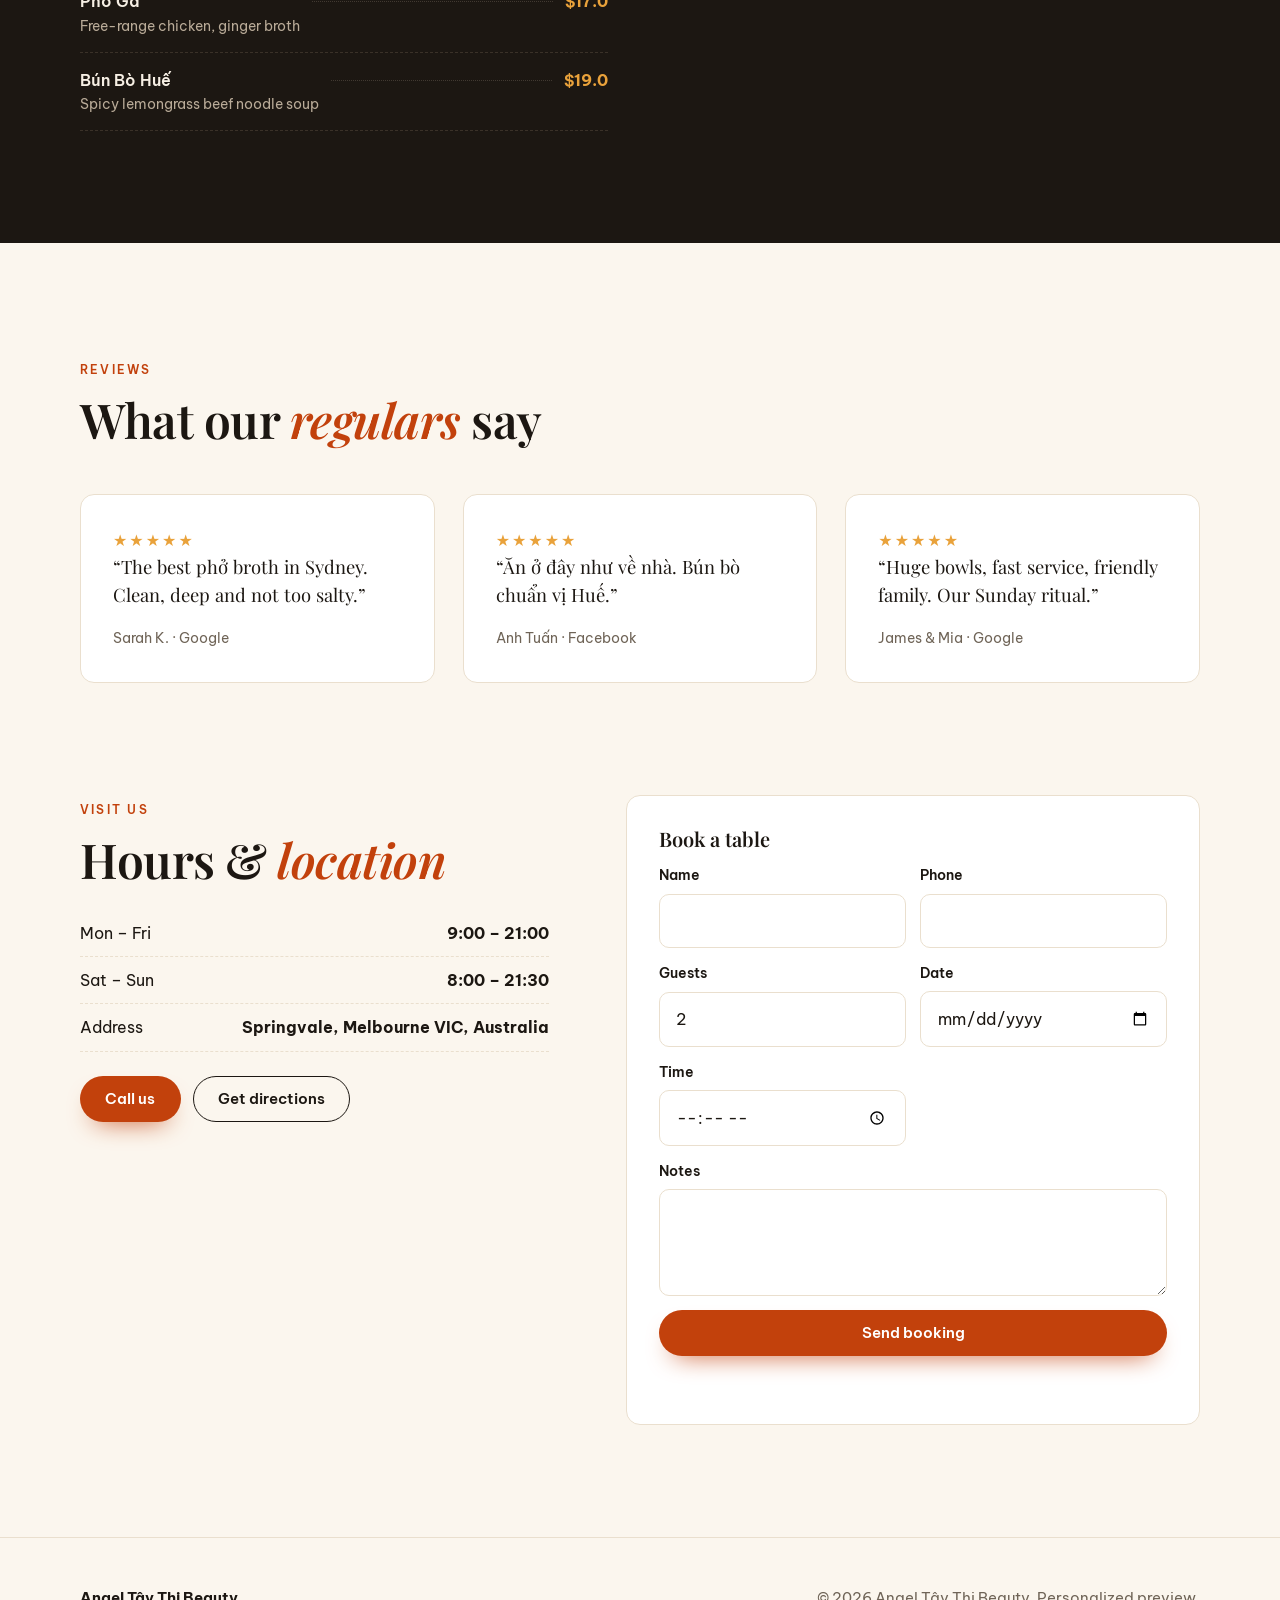
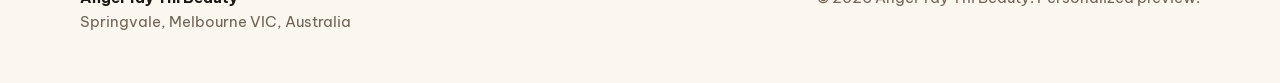
<file: xem-thu/angel-tay-thi/index.html>
<!doctype html>
<html lang="en" data-lang="en">
<head>
  <meta charset="utf-8">
  <meta name="robots" content="noindex,nofollow">
  <meta name="viewport" content="width=device-width, initial-scale=1">
  <title>Angel Tây Thi Beauty — Nail & Beauty Salon · Springvale VIC</title>
  <meta name="description" content="Angel Tây Thi Beauty in Springvale, Melbourne: Nails, lashes, facials & beauty care. Bilingual English & Vietnamese website.">
  <link rel="preconnect" href="https://fonts.googleapis.com">
  <link rel="preconnect" href="https://fonts.gstatic.com" crossorigin>
  <link href="https://fonts.googleapis.com/css2?family=Be+Vietnam+Pro:wght@400;600;800&family=Playfair+Display:ital,wght@0,600;1,500&display=swap&subset=vietnamese" rel="stylesheet">
  <link rel="stylesheet" href="../../assets/base.css">
  <style>
    :root {
      --bg: #fbf6ee; --surface: #fff; --ink: #1c1712; --muted: #6f6457; --line: #eadfce;
      --accent: #c2410c; --accent-ink: #fff; --accent-soft: #fbe3d3; --broth: #e9a23b; --herb: #3f6b3a;
    }
    /* Show only the active language. Text pairs are <span lang="en"> / <span lang="vi">. */
    html[data-lang="en"] [lang="vi"]:not(html), html[data-lang="vi"] [lang="en"]:not(html) { display: none !important; }
    h1 em, h2 em { font-style: italic; color: var(--accent); }
    .lang-switch { display: inline-flex; border: 1.5px solid var(--line); border-radius: 999px; padding: 3px; background: var(--surface); }
    .lang-switch button { border: 0; background: transparent; font: 700 .8rem/1 var(--font-body); padding: 8px 12px; border-radius: 999px; cursor: pointer; color: var(--muted); }
    .lang-switch button[aria-pressed="true"] { background: var(--ink); color: var(--bg); }
    .header-tools { display: flex; align-items: center; gap: 10px; }
    .hero { padding-block: clamp(36px, 7vw, 96px); }
    .hero .wrap { display: grid; grid-template-columns: 1.1fr .9fr; gap: clamp(32px, 5vw, 64px); align-items: center; }
    .bowl { position: relative; aspect-ratio: 1; max-width: 440px; width: 100%; justify-self: center; }
    .bowl .rim { position: absolute; inset: 0; border-radius: 50%; background: radial-gradient(circle, #f3e3c6 0 55%, #fff 56% 62%, var(--ink) 63% 70%, #fff 71%); box-shadow: 0 40px 70px -40px rgba(28,23,18,.6); }
    .bowl .broth { position: absolute; inset: 14%; border-radius: 50%; background: radial-gradient(circle at 40% 35%, #f6c46a, var(--broth) 60%, #b86f1c); }
    .bowl .herb { position: absolute; width: 16%; aspect-ratio: 1; border-radius: 50% 0; background: var(--herb); }
    .bowl .h1 { top: 30%; left: 34%; transform: rotate(20deg); }
    .bowl .h2 { top: 48%; left: 56%; transform: rotate(-35deg); }
    .bowl .h3 { top: 58%; left: 30%; transform: rotate(80deg); width: 12%; }
    .bowl .lime { position: absolute; width: 20%; aspect-ratio: 1; border-radius: 50%; top: 22%; right: 22%; background: radial-gradient(circle, #e8f5a3 0 55%, #9cc43a 56%); }
    .badge-row { display: flex; flex-wrap: wrap; gap: 10px; margin-top: 28px; }
    .badge-row span { background: var(--surface); border: 1px solid var(--line); border-radius: 999px; padding: 8px 14px; font-size: .85rem; font-weight: 600; }
    .menu { background: var(--ink); color: #f6efe4; }
    .menu .eyebrow { color: var(--broth); }
    .menu .muted, .menu .price-list .name small { color: #b9ab98; }
    .menu .price-list li { border-color: #3a3128; }
    .menu .price-list .price { color: var(--broth); }
    .menu-grid { display: grid; grid-template-columns: repeat(2, 1fr); gap: clamp(32px, 5vw, 72px); }
    .menu-grid h3 { font-family: var(--font-body); font-weight: 800; letter-spacing: .06em; text-transform: uppercase; font-size: .95rem; color: #fff; border-bottom: 2px solid #f6efe4; padding-bottom: 10px; }
    .visit .wrap { display: grid; grid-template-columns: .9fr 1.1fr; gap: clamp(32px, 6vw, 80px); align-items: start; }
    .hours { list-style: none; padding: 0; margin: 20px 0 24px; }
    .hours li { display: flex; justify-content: space-between; gap: 16px; padding: 10px 0; border-bottom: 1px dashed var(--line); }
    .reviews { grid-template-columns: repeat(3, 1fr); }
    .stars { color: var(--broth); letter-spacing: 2px; }
    @media (max-width: 860px) {
      .hero .wrap, .visit .wrap, .menu-grid { grid-template-columns: 1fr; }
      .reviews { grid-template-columns: 1fr; }
      .bowl { max-width: 320px; }
    }
  </style>
</head>
<body data-phone="0946611993" data-business="Angel Tây Thi Beauty">
  <a class="skip" href="#main"><span lang="en">Skip to content</span><span lang="vi">Bỏ qua tới nội dung</span></a>
  <div class="demo-ribbon">✨ Giao diện dựng thử riêng cho <strong>Angel Tây Thi Beauty</strong> — Ưng ý mới thanh toán · <a href="https://zalo.me/0946611993" target="_blank" rel="noopener">Nhận bàn giao hoặc Zalo 0946611993</a></div>

  <header class="site-header">
    <div class="wrap">
      <a class="brand" href="#">Angel Tây Thi Beauty</a>
      <div class="header-tools">
        <div class="lang-switch" role="group" aria-label="Language">
          <button type="button" data-set-lang="en" aria-pressed="true">EN</button>
          <button type="button" data-set-lang="vi" aria-pressed="false">VI</button>
        </div>
        <button class="nav-toggle" type="button" aria-label="Menu" aria-expanded="false" data-nav-toggle>☰</button>
        <nav class="nav" data-nav aria-label="Main">
          <a href="#menu"><span lang="en">Menu</span><span lang="vi">Thực đơn</span></a>
          <a href="#reviews"><span lang="en">Reviews</span><span lang="vi">Đánh giá</span></a>
          <a href="#visit"><span lang="en">Hours & location</span><span lang="vi">Giờ & địa chỉ</span></a>
          <a class="btn btn-primary" href="#visit"><span lang="en">Book a table</span><span lang="vi">Đặt bàn</span></a>
        </nav>
      </div>
    </div>
  </header>

  <main id="main">
    <section class="hero">
      <div class="wrap">
        <div class="reveal">
          <span class="eyebrow"><span lang="en">Beauty & Nail Salon · Springvale VIC</span><span lang="vi">Tiệm Nail & Làm đẹp · Springvale, Melbourne</span></span>
          <h1><span lang="en">Effortless beauty, <em>warm</em> Vietnamese care.</span><span lang="vi">Chăm sóc sắc đẹp <em>tận tâm</em> tại Springvale.</span></h1>
          <p class="lead"><span lang="en">Rated 4.6★ by 90+ local clients in Springvale. Gel nails, eyelash extensions, and facials with easy phone or online booking.</span><span lang="vi">Được hơn 90 khách hàng tại Springvale đánh giá 4.6★. Làm nail, nối mi, chăm sóc da — đặt lịch hẹn nhanh chóng bằng tiếng Anh hoặc tiếng Việt.</span></p>
          <div class="btn-row">
            <a class="btn btn-primary" href="#menu"><span lang="en">See the menu</span><span lang="vi">Xem thực đơn</span></a>
            <a class="btn btn-ghost" href="#" data-call><span lang="en">Call to order</span><span lang="vi">Gọi đặt món</span></a>
          </div>
          <div class="badge-row">
            <span>★ 4.6 · 90+ Google reviews</span>
            <span lang="en">Gluten-free options</span><span lang="vi">Có món không gluten</span>
            <span lang="en">Open 7 days</span><span lang="vi">Mở cửa cả tuần</span>
          </div>
        </div>
        <div class="bowl reveal" aria-hidden="true"><div class="rim"></div><div class="broth"></div><div class="herb h1"></div><div class="herb h2"></div><div class="herb h3"></div><div class="lime"></div></div>
      </div>
    </section>

    <section class="section menu" id="menu">
      <div class="wrap">
        <div class="section-head reveal">
          <span class="eyebrow"><span lang="en">Menu</span><span lang="vi">Thực đơn</span></span>
          <h2 style="color:#fff"><span lang="en">Our <em>favourites</em></span><span lang="vi">Món <em>được yêu thích</em></span></h2>
          <p class="muted"><span lang="en">Large bowl +$3. Ask us about vegetarian broth.</span><span lang="vi">Tô lớn thêm $3. Có nước dùng chay, hỏi nhân viên nhé.</span></p>
        </div>
        <div class="menu-grid">
          <div class="reveal">
            <h3><span lang="en">Phở & noodles</span><span lang="vi">Phở & bún</span></h3>
            <ul class="price-list">
              <li><span class="name">Gel Manicure &amp; Art<small lang="en">Long-lasting builder gel &amp; custom nail art</small><small lang="vi">Sơn gel bền màu &amp; vẽ móng thiết kế</small></span><span class="dots"></span><span class="price">$55</span></li><li><span class="name">Spa Pedicure<small lang="en">Foot soak, exfoliation, massage &amp; polish</small><small lang="vi">Chăm sóc chân, tẩy tế bào chết &amp; massage</small></span><span class="dots"></span><span class="price">$65</span></li><li><span class="name">Eyelash Extensions<small lang="en">Classic, hybrid or volume sets</small><small lang="vi">Nối mi tự nhiên, hybrid hoặc volume</small></span><span class="dots"></span><span class="price">$95</span></li><li><span class="name">Facial Glow Treatment<small lang="en">Deep cleanse &amp; hydration mask</small><small lang="vi">Chăm sóc da mặt chuyên sâu &amp; cấp ẩm</small></span><span class="dots"></span><span class="price">$110</span></li>
              <li><span class="name">Phở Tái<small lang="en">Rare beef, thinly sliced</small><small lang="vi">Phở bò tái</small></span><span class="dots"></span><span class="price">$17.5</span></li>
              <li><span class="name">Phở Gà<small lang="en">Free-range chicken, ginger broth</small><small lang="vi">Phở gà ta, nước dùng gừng</small></span><span class="dots"></span><span class="price">$17.0</span></li>
              <li><span class="name">Bún Bò Huế<small lang="en">Spicy lemongrass beef noodle soup</small><small lang="vi">Bún bò Huế cay sả</small></span><span class="dots"></span><span class="price">$19.0</span></li>
            </ul>
          </div>
          <div class="reveal">
            <h3><span lang="en">Bánh mì & sides</span><span lang="vi">Bánh mì & món phụ</span></h3>
            <ul class="price-list">
              <li><span class="name">Bánh Mì Thịt<small lang="en">Pork roll, pâté, pickles, coriander</small><small lang="vi">Bánh mì thịt, pa-tê, đồ chua, ngò</small></span><span class="dots"></span><span class="price">$9.5</span></li>
              <li><span class="name">Gỏi Cuốn<small lang="en">Fresh prawn rolls (3) with peanut sauce</small><small lang="vi">Gỏi cuốn tôm (3 cuốn), sốt đậu phộng</small></span><span class="dots"></span><span class="price">$10.0</span></li>
              <li><span class="name">Chả Giò<small lang="en">Crispy spring rolls (4)</small><small lang="vi">Chả giò chiên (4 cuốn)</small></span><span class="dots"></span><span class="price">$9.0</span></li>
              <li><span class="name">Cà Phê Sữa Đá<small lang="en">Vietnamese iced coffee</small><small lang="vi">Cà phê sữa đá phin</small></span><span class="dots"></span><span class="price">$6.5</span></li>
            </ul>
          </div>
        </div>
      </div>
    </section>

    <section class="section" id="reviews">
      <div class="wrap">
        <div class="section-head reveal">
          <span class="eyebrow"><span lang="en">Reviews</span><span lang="vi">Đánh giá</span></span>
          <h2><span lang="en">What our <em>regulars</em> say</span><span lang="vi">Khách quen <em>nói gì</em></span></h2>
        </div>
        <div class="grid reviews">
          <blockquote class="card quote reveal"><div class="stars">★★★★★</div><p>“The best phở broth in Sydney. Clean, deep and not too salty.”</p><footer>Sarah K. · Google</footer></blockquote>
          <blockquote class="card quote reveal"><div class="stars">★★★★★</div><p>“Ăn ở đây như về nhà. Bún bò chuẩn vị Huế.”</p><footer>Anh Tuấn · Facebook</footer></blockquote>
          <blockquote class="card quote reveal"><div class="stars">★★★★★</div><p>“Huge bowls, fast service, friendly family. Our Sunday ritual.”</p><footer>James &amp; Mia · Google</footer></blockquote>
        </div>
      </div>
    </section>

    <section class="section visit" id="visit" style="padding-top:0">
      <div class="wrap">
        <div class="reveal">
          <span class="eyebrow"><span lang="en">Visit us</span><span lang="vi">Ghé quán</span></span>
          <h2><span lang="en">Hours & <em>location</em></span><span lang="vi">Giờ mở cửa & <em>địa chỉ</em></span></h2>
          <ul class="hours">
            <li><span lang="en">Mon – Fri</span><span lang="vi">Thứ 2 – Thứ 6</span><b>9:00 – 21:00</b></li>
            <li><span lang="en">Sat – Sun</span><span lang="vi">Thứ 7 – Chủ nhật</span><b>8:00 – 21:30</b></li>
            <li><span lang="en">Address</span><span lang="vi">Địa chỉ</span><b>Springvale, Melbourne VIC, Australia</b></li>
          </ul>
          <div class="btn-row">
            <a class="btn btn-primary" href="#" data-call><span lang="en">Call us</span><span lang="vi">Gọi quán</span></a>
            <a class="btn btn-ghost" href="https://www.google.com/maps/search/?api=1&query=AngelTayThiBeauty+Springvale+VIC" target="_blank" rel="noopener"><span lang="en">Get directions</span><span lang="vi">Chỉ đường</span></a>
          </div>
        </div>
        <form class="form card reveal" data-booking novalidate>
          <h3 style="margin:0"><span lang="en">Book a table</span><span lang="vi">Đặt bàn</span></h3>
          <div class="form-row">
            <div class="field"><label for="name"><span lang="en">Name</span><span lang="vi">Họ tên</span></label><input id="name" name="name" data-label="Name / Tên" autocomplete="name" required></div>
            <div class="field"><label for="phone"><span lang="en">Phone</span><span lang="vi">Số điện thoại</span></label><input id="phone" name="phone" data-label="Phone / SĐT" inputmode="tel" autocomplete="tel" required></div>
          </div>
          <div class="form-row">
            <div class="field"><label for="people"><span lang="en">Guests</span><span lang="vi">Số người</span></label><input id="people" name="people" data-label="Guests / Số người" type="number" min="1" max="30" value="2"></div>
            <div class="field"><label for="date"><span lang="en">Date</span><span lang="vi">Ngày</span></label><input id="date" name="date" data-label="Date / Ngày" type="date"></div>
            <div class="field"><label for="time"><span lang="en">Time</span><span lang="vi">Giờ</span></label><input id="time" name="time" data-label="Time / Giờ" type="time"></div>
          </div>
          <div class="field"><label for="note"><span lang="en">Notes</span><span lang="vi">Ghi chú</span></label><textarea id="note" name="note" data-label="Notes / Ghi chú" rows="3"></textarea></div>
          <button class="btn btn-primary" type="submit"><span lang="en">Send booking</span><span lang="vi">Gửi đặt bàn</span></button>
          <p class="form-status" data-status role="status" aria-live="polite"></p>
          <pre class="form-fallback" data-fallback hidden></pre>
        </form>
      </div>
    </section>
  </main>

  <footer class="site-footer">
    <div class="wrap">
      <div><strong>Angel Tây Thi Beauty</strong><br>Springvale, Melbourne VIC, Australia</div>
      <div>© <span data-year></span> Angel Tây Thi Beauty. <span lang="en">Personalized preview.</span><span lang="vi">Bản dựng thử riêng.</span></div>
    </div>
  </footer>

  <div class="contact-bar"><a href="#" data-call><span lang="en">Call</span><span lang="vi">Gọi</span></a><a href="#visit"><span lang="en">Book</span><span lang="vi">Đặt bàn</span></a></div>

  <script>
    // Language switch: saved choice first, then browser language, else English.
    (() => {
      const root = document.documentElement;
      const buttons = document.querySelectorAll("[data-set-lang]");
      const apply = (lang) => {
        root.dataset.lang = lang;
        root.lang = lang;
        buttons.forEach((b) => b.setAttribute("aria-pressed", String(b.dataset.setLang === lang)));
        try { localStorage.setItem("lang", lang); } catch { /* storage blocked: choice just isn't remembered */ }
      };
      let saved = null;
      try { saved = localStorage.getItem("lang"); } catch { saved = null; }
      const browserIsVietnamese = (navigator.language || "").toLowerCase().startsWith("vi");
      apply(saved === "en" || saved === "vi" ? saved : browserIsVietnamese ? "vi" : "en");
      buttons.forEach((b) => b.addEventListener("click", () => apply(b.dataset.setLang)));
    })();
  </script>
  <script src="../../assets/main.js" defer></script>
</body>
</html>
</file>
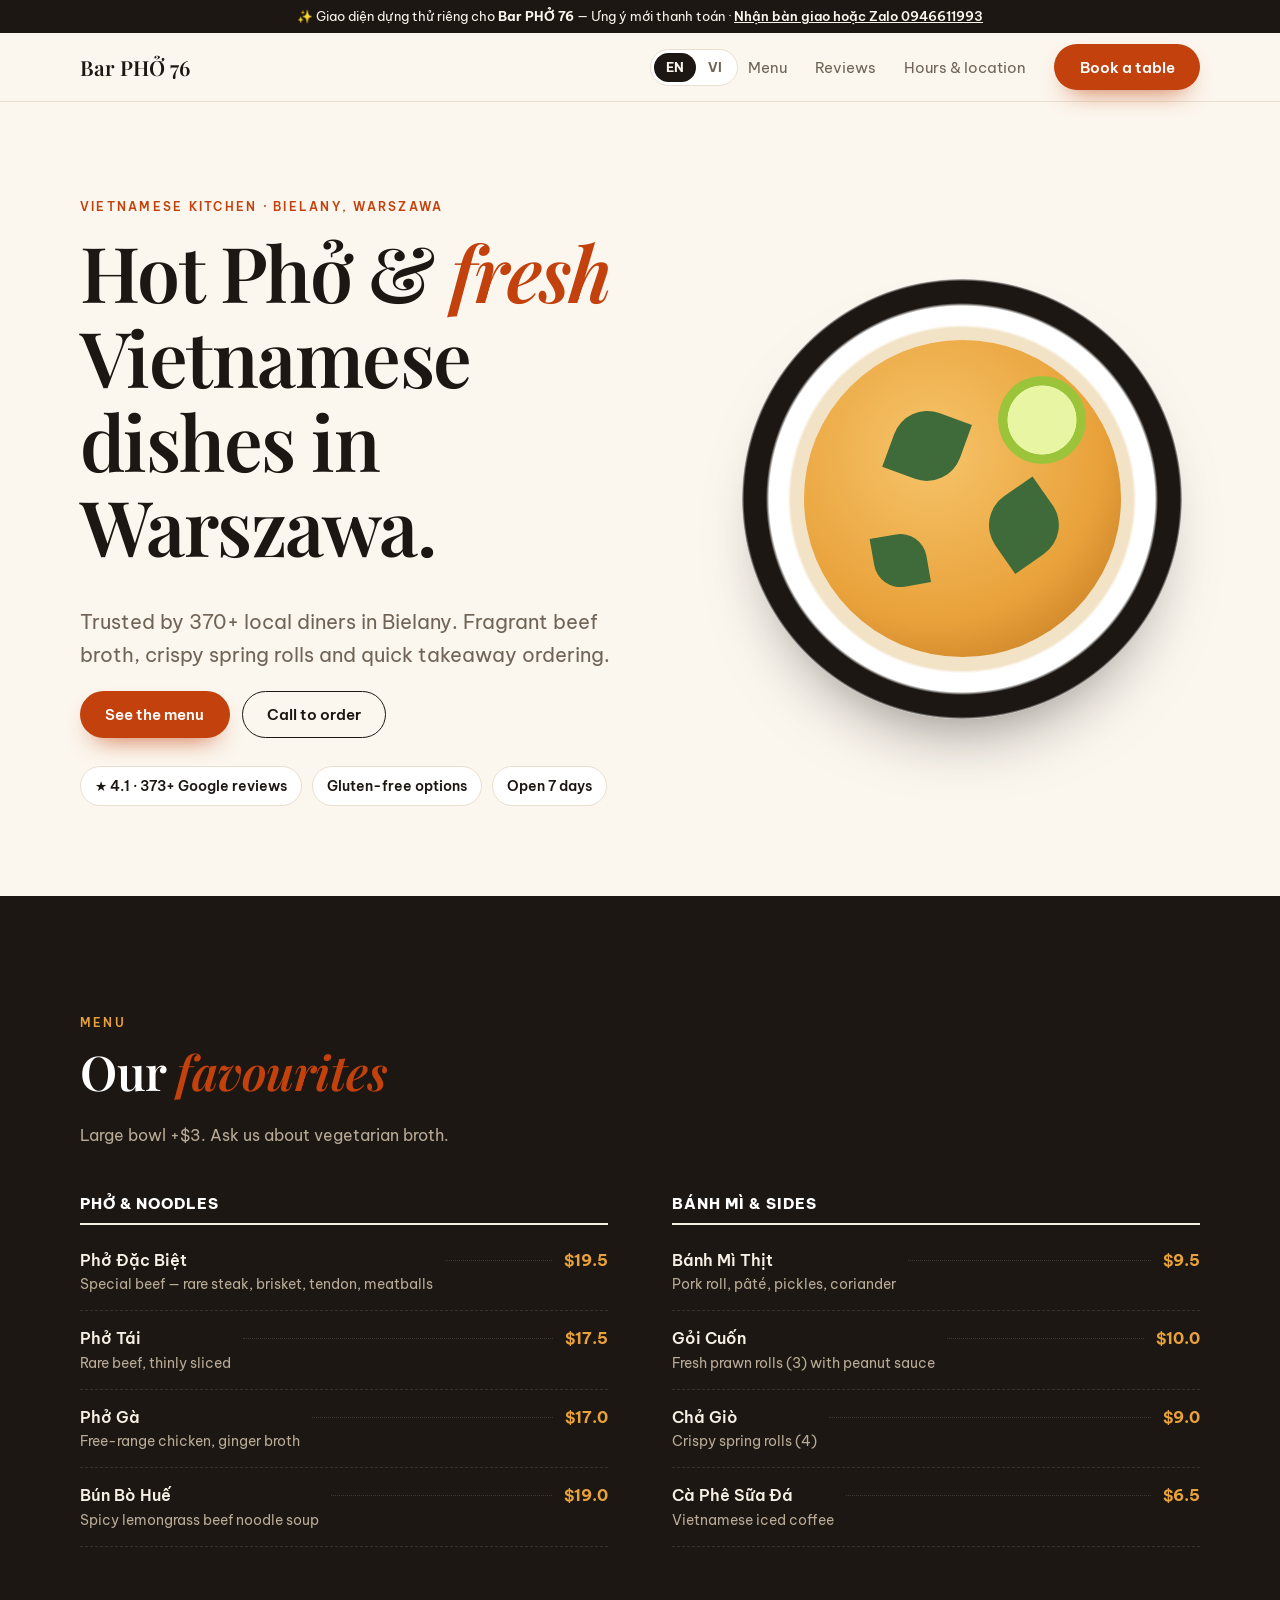
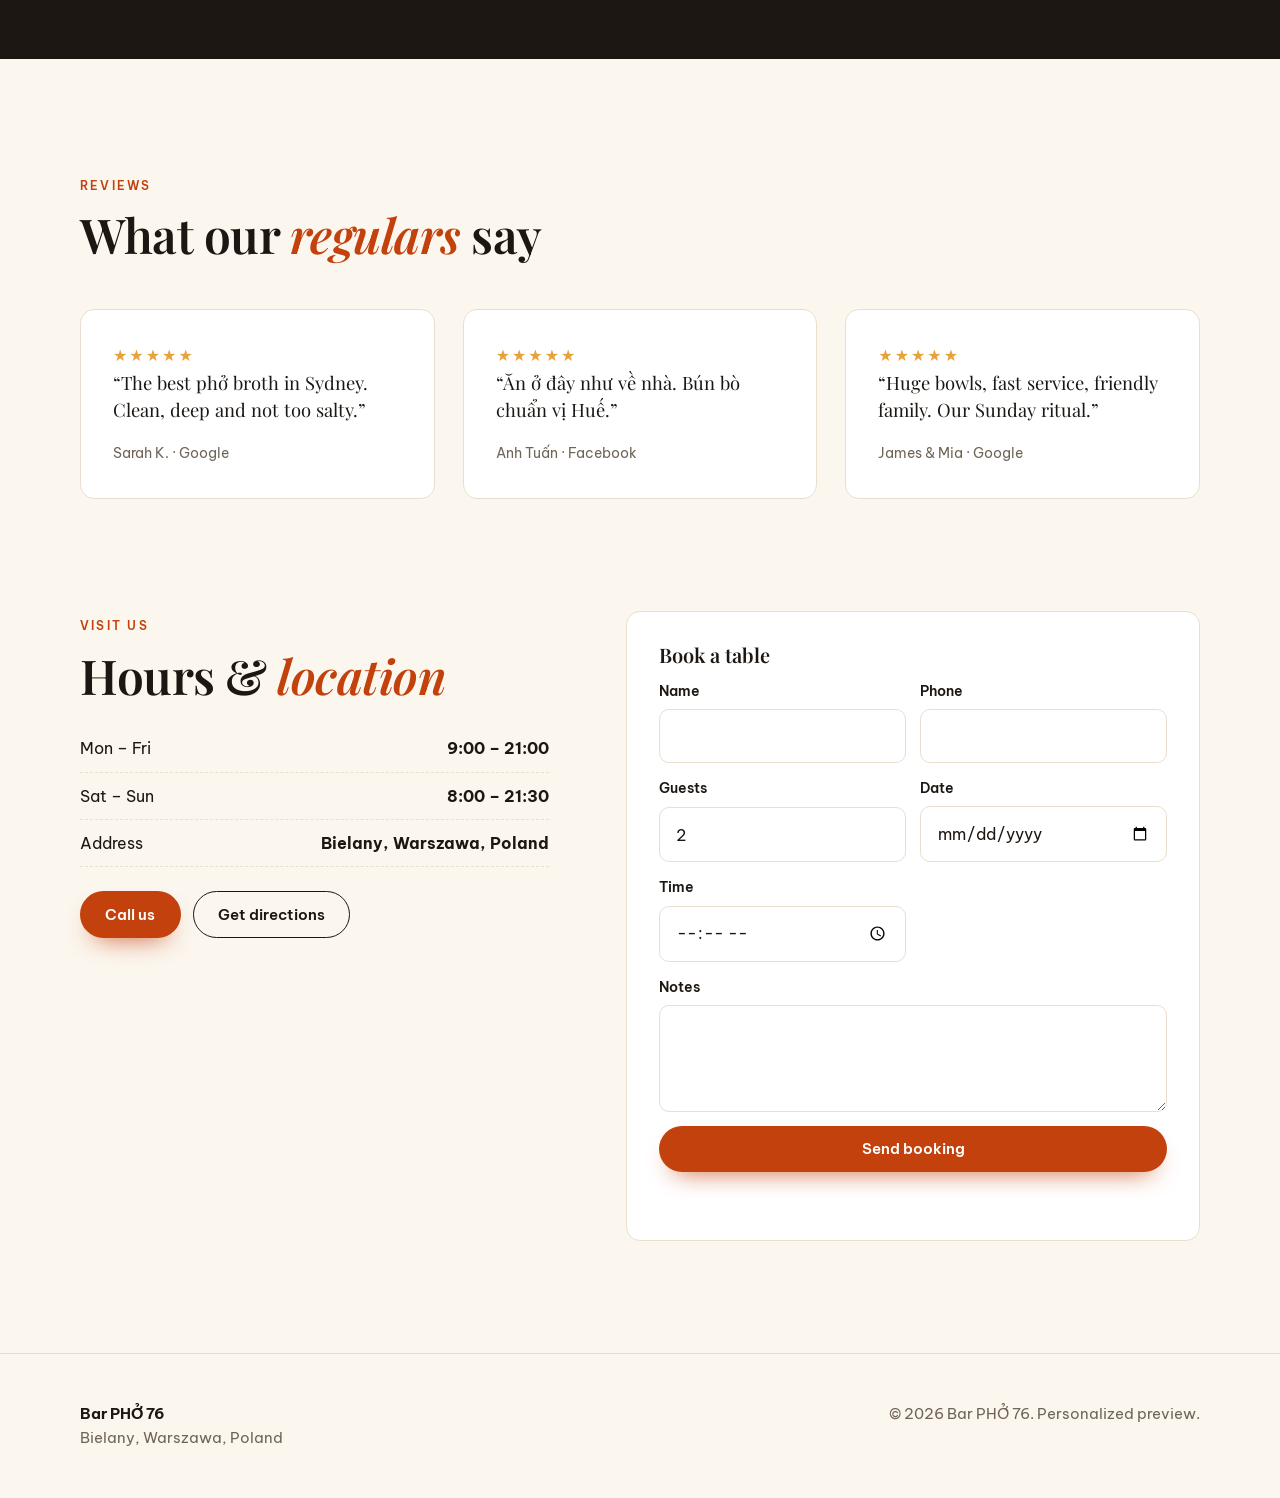
<file: xem-thu/bar-pho-76/index.html>
<!doctype html>
<html lang="en" data-lang="en">
<head>
  <meta charset="utf-8">
  <meta name="robots" content="noindex,nofollow">
  <meta name="viewport" content="width=device-width, initial-scale=1">
  <title>Bar PHỞ 76 — Vietnamese Kitchen · Bielany, Warszawa</title>
  <meta name="description" content="Bar PHỞ 76 in Bielany, Warszawa: Authentic Vietnamese Phở, Bún & Asian dishes. Bilingual menu and quick booking.">
  <link rel="preconnect" href="https://fonts.googleapis.com">
  <link rel="preconnect" href="https://fonts.gstatic.com" crossorigin>
  <link href="https://fonts.googleapis.com/css2?family=Be+Vietnam+Pro:wght@400;600;800&family=Playfair+Display:ital,wght@0,600;1,500&display=swap&subset=vietnamese" rel="stylesheet">
  <link rel="stylesheet" href="../../assets/base.css">
  <style>
    :root {
      --bg: #fbf6ee; --surface: #fff; --ink: #1c1712; --muted: #6f6457; --line: #eadfce;
      --accent: #c2410c; --accent-ink: #fff; --accent-soft: #fbe3d3; --broth: #e9a23b; --herb: #3f6b3a;
    }
    /* Show only the active language. Text pairs are <span lang="en"> / <span lang="vi">. */
    html[data-lang="en"] [lang="vi"]:not(html), html[data-lang="vi"] [lang="en"]:not(html) { display: none !important; }
    h1 em, h2 em { font-style: italic; color: var(--accent); }
    .lang-switch { display: inline-flex; border: 1.5px solid var(--line); border-radius: 999px; padding: 3px; background: var(--surface); }
    .lang-switch button { border: 0; background: transparent; font: 700 .8rem/1 var(--font-body); padding: 8px 12px; border-radius: 999px; cursor: pointer; color: var(--muted); }
    .lang-switch button[aria-pressed="true"] { background: var(--ink); color: var(--bg); }
    .header-tools { display: flex; align-items: center; gap: 10px; }
    .hero { padding-block: clamp(36px, 7vw, 96px); }
    .hero .wrap { display: grid; grid-template-columns: 1.1fr .9fr; gap: clamp(32px, 5vw, 64px); align-items: center; }
    .bowl { position: relative; aspect-ratio: 1; max-width: 440px; width: 100%; justify-self: center; }
    .bowl .rim { position: absolute; inset: 0; border-radius: 50%; background: radial-gradient(circle, #f3e3c6 0 55%, #fff 56% 62%, var(--ink) 63% 70%, #fff 71%); box-shadow: 0 40px 70px -40px rgba(28,23,18,.6); }
    .bowl .broth { position: absolute; inset: 14%; border-radius: 50%; background: radial-gradient(circle at 40% 35%, #f6c46a, var(--broth) 60%, #b86f1c); }
    .bowl .herb { position: absolute; width: 16%; aspect-ratio: 1; border-radius: 50% 0; background: var(--herb); }
    .bowl .h1 { top: 30%; left: 34%; transform: rotate(20deg); }
    .bowl .h2 { top: 48%; left: 56%; transform: rotate(-35deg); }
    .bowl .h3 { top: 58%; left: 30%; transform: rotate(80deg); width: 12%; }
    .bowl .lime { position: absolute; width: 20%; aspect-ratio: 1; border-radius: 50%; top: 22%; right: 22%; background: radial-gradient(circle, #e8f5a3 0 55%, #9cc43a 56%); }
    .badge-row { display: flex; flex-wrap: wrap; gap: 10px; margin-top: 28px; }
    .badge-row span { background: var(--surface); border: 1px solid var(--line); border-radius: 999px; padding: 8px 14px; font-size: .85rem; font-weight: 600; }
    .menu { background: var(--ink); color: #f6efe4; }
    .menu .eyebrow { color: var(--broth); }
    .menu .muted, .menu .price-list .name small { color: #b9ab98; }
    .menu .price-list li { border-color: #3a3128; }
    .menu .price-list .price { color: var(--broth); }
    .menu-grid { display: grid; grid-template-columns: repeat(2, 1fr); gap: clamp(32px, 5vw, 72px); }
    .menu-grid h3 { font-family: var(--font-body); font-weight: 800; letter-spacing: .06em; text-transform: uppercase; font-size: .95rem; color: #fff; border-bottom: 2px solid #f6efe4; padding-bottom: 10px; }
    .visit .wrap { display: grid; grid-template-columns: .9fr 1.1fr; gap: clamp(32px, 6vw, 80px); align-items: start; }
    .hours { list-style: none; padding: 0; margin: 20px 0 24px; }
    .hours li { display: flex; justify-content: space-between; gap: 16px; padding: 10px 0; border-bottom: 1px dashed var(--line); }
    .reviews { grid-template-columns: repeat(3, 1fr); }
    .stars { color: var(--broth); letter-spacing: 2px; }
    @media (max-width: 860px) {
      .hero .wrap, .visit .wrap, .menu-grid { grid-template-columns: 1fr; }
      .reviews { grid-template-columns: 1fr; }
      .bowl { max-width: 320px; }
    }
  </style>
</head>
<body data-phone="0946611993" data-business="Bar PHỞ 76">
  <a class="skip" href="#main"><span lang="en">Skip to content</span><span lang="vi">Bỏ qua tới nội dung</span></a>
  <div class="demo-ribbon">✨ Giao diện dựng thử riêng cho <strong>Bar PHỞ 76</strong> — Ưng ý mới thanh toán · <a href="https://zalo.me/0946611993" target="_blank" rel="noopener">Nhận bàn giao hoặc Zalo 0946611993</a></div>

  <header class="site-header">
    <div class="wrap">
      <a class="brand" href="#">Bar PHỞ 76</a>
      <div class="header-tools">
        <div class="lang-switch" role="group" aria-label="Language">
          <button type="button" data-set-lang="en" aria-pressed="true">EN</button>
          <button type="button" data-set-lang="vi" aria-pressed="false">VI</button>
        </div>
        <button class="nav-toggle" type="button" aria-label="Menu" aria-expanded="false" data-nav-toggle>☰</button>
        <nav class="nav" data-nav aria-label="Main">
          <a href="#menu"><span lang="en">Menu</span><span lang="vi">Thực đơn</span></a>
          <a href="#reviews"><span lang="en">Reviews</span><span lang="vi">Đánh giá</span></a>
          <a href="#visit"><span lang="en">Hours & location</span><span lang="vi">Giờ & địa chỉ</span></a>
          <a class="btn btn-primary" href="#visit"><span lang="en">Book a table</span><span lang="vi">Đặt bàn</span></a>
        </nav>
      </div>
    </div>
  </header>

  <main id="main">
    <section class="hero">
      <div class="wrap">
        <div class="reveal">
          <span class="eyebrow"><span lang="en">Vietnamese Kitchen · Bielany, Warszawa</span><span lang="vi">Quán Phở Việt · Bielany, Warszawa</span></span>
          <h1><span lang="en">Hot Phở &amp; <em>fresh</em> Vietnamese dishes in Warszawa.</span><span lang="vi">Phở nóng &amp; món Việt <em>đậm đà</em> tại Warszawa.</span></h1>
          <p class="lead"><span lang="en">Trusted by 370+ local diners in Bielany. Fragrant beef broth, crispy spring rolls and quick takeaway ordering.</span><span lang="vi">Được hơn 370 thực khách tại Bielany tin chọn. Nước dùng bò thơm đậm vị, nem giòn và đặt món mang về nhanh chóng.</span></p>
          <div class="btn-row">
            <a class="btn btn-primary" href="#menu"><span lang="en">See the menu</span><span lang="vi">Xem thực đơn</span></a>
            <a class="btn btn-ghost" href="#" data-call><span lang="en">Call to order</span><span lang="vi">Gọi đặt món</span></a>
          </div>
          <div class="badge-row">
            <span>★ 4.1 · 373+ Google reviews</span>
            <span lang="en">Gluten-free options</span><span lang="vi">Có món không gluten</span>
            <span lang="en">Open 7 days</span><span lang="vi">Mở cửa cả tuần</span>
          </div>
        </div>
        <div class="bowl reveal" aria-hidden="true"><div class="rim"></div><div class="broth"></div><div class="herb h1"></div><div class="herb h2"></div><div class="herb h3"></div><div class="lime"></div></div>
      </div>
    </section>

    <section class="section menu" id="menu">
      <div class="wrap">
        <div class="section-head reveal">
          <span class="eyebrow"><span lang="en">Menu</span><span lang="vi">Thực đơn</span></span>
          <h2 style="color:#fff"><span lang="en">Our <em>favourites</em></span><span lang="vi">Món <em>được yêu thích</em></span></h2>
          <p class="muted"><span lang="en">Large bowl +$3. Ask us about vegetarian broth.</span><span lang="vi">Tô lớn thêm $3. Có nước dùng chay, hỏi nhân viên nhé.</span></p>
        </div>
        <div class="menu-grid">
          <div class="reveal">
            <h3><span lang="en">Phở & noodles</span><span lang="vi">Phở & bún</span></h3>
            <ul class="price-list">
              <li><span class="name">Phở Đặc Biệt<small lang="en">Special beef — rare steak, brisket, tendon, meatballs</small><small lang="vi">Phở đặc biệt — tái, nạm, gân, bò viên</small></span><span class="dots"></span><span class="price">$19.5</span></li>
              <li><span class="name">Phở Tái<small lang="en">Rare beef, thinly sliced</small><small lang="vi">Phở bò tái</small></span><span class="dots"></span><span class="price">$17.5</span></li>
              <li><span class="name">Phở Gà<small lang="en">Free-range chicken, ginger broth</small><small lang="vi">Phở gà ta, nước dùng gừng</small></span><span class="dots"></span><span class="price">$17.0</span></li>
              <li><span class="name">Bún Bò Huế<small lang="en">Spicy lemongrass beef noodle soup</small><small lang="vi">Bún bò Huế cay sả</small></span><span class="dots"></span><span class="price">$19.0</span></li>
            </ul>
          </div>
          <div class="reveal">
            <h3><span lang="en">Bánh mì & sides</span><span lang="vi">Bánh mì & món phụ</span></h3>
            <ul class="price-list">
              <li><span class="name">Bánh Mì Thịt<small lang="en">Pork roll, pâté, pickles, coriander</small><small lang="vi">Bánh mì thịt, pa-tê, đồ chua, ngò</small></span><span class="dots"></span><span class="price">$9.5</span></li>
              <li><span class="name">Gỏi Cuốn<small lang="en">Fresh prawn rolls (3) with peanut sauce</small><small lang="vi">Gỏi cuốn tôm (3 cuốn), sốt đậu phộng</small></span><span class="dots"></span><span class="price">$10.0</span></li>
              <li><span class="name">Chả Giò<small lang="en">Crispy spring rolls (4)</small><small lang="vi">Chả giò chiên (4 cuốn)</small></span><span class="dots"></span><span class="price">$9.0</span></li>
              <li><span class="name">Cà Phê Sữa Đá<small lang="en">Vietnamese iced coffee</small><small lang="vi">Cà phê sữa đá phin</small></span><span class="dots"></span><span class="price">$6.5</span></li>
            </ul>
          </div>
        </div>
      </div>
    </section>

    <section class="section" id="reviews">
      <div class="wrap">
        <div class="section-head reveal">
          <span class="eyebrow"><span lang="en">Reviews</span><span lang="vi">Đánh giá</span></span>
          <h2><span lang="en">What our <em>regulars</em> say</span><span lang="vi">Khách quen <em>nói gì</em></span></h2>
        </div>
        <div class="grid reviews">
          <blockquote class="card quote reveal"><div class="stars">★★★★★</div><p>“The best phở broth in Sydney. Clean, deep and not too salty.”</p><footer>Sarah K. · Google</footer></blockquote>
          <blockquote class="card quote reveal"><div class="stars">★★★★★</div><p>“Ăn ở đây như về nhà. Bún bò chuẩn vị Huế.”</p><footer>Anh Tuấn · Facebook</footer></blockquote>
          <blockquote class="card quote reveal"><div class="stars">★★★★★</div><p>“Huge bowls, fast service, friendly family. Our Sunday ritual.”</p><footer>James &amp; Mia · Google</footer></blockquote>
        </div>
      </div>
    </section>

    <section class="section visit" id="visit" style="padding-top:0">
      <div class="wrap">
        <div class="reveal">
          <span class="eyebrow"><span lang="en">Visit us</span><span lang="vi">Ghé quán</span></span>
          <h2><span lang="en">Hours & <em>location</em></span><span lang="vi">Giờ mở cửa & <em>địa chỉ</em></span></h2>
          <ul class="hours">
            <li><span lang="en">Mon – Fri</span><span lang="vi">Thứ 2 – Thứ 6</span><b>9:00 – 21:00</b></li>
            <li><span lang="en">Sat – Sun</span><span lang="vi">Thứ 7 – Chủ nhật</span><b>8:00 – 21:30</b></li>
            <li><span lang="en">Address</span><span lang="vi">Địa chỉ</span><b>Bielany, Warszawa, Poland</b></li>
          </ul>
          <div class="btn-row">
            <a class="btn btn-primary" href="#" data-call><span lang="en">Call us</span><span lang="vi">Gọi quán</span></a>
            <a class="btn btn-ghost" href="https://www.google.com/maps/search/?api=1&query=Bar+Pho+76+Bielany+Warszawa" target="_blank" rel="noopener"><span lang="en">Get directions</span><span lang="vi">Chỉ đường</span></a>
          </div>
        </div>
        <form class="form card reveal" data-booking novalidate>
          <h3 style="margin:0"><span lang="en">Book a table</span><span lang="vi">Đặt bàn</span></h3>
          <div class="form-row">
            <div class="field"><label for="name"><span lang="en">Name</span><span lang="vi">Họ tên</span></label><input id="name" name="name" data-label="Name / Tên" autocomplete="name" required></div>
            <div class="field"><label for="phone"><span lang="en">Phone</span><span lang="vi">Số điện thoại</span></label><input id="phone" name="phone" data-label="Phone / SĐT" inputmode="tel" autocomplete="tel" required></div>
          </div>
          <div class="form-row">
            <div class="field"><label for="people"><span lang="en">Guests</span><span lang="vi">Số người</span></label><input id="people" name="people" data-label="Guests / Số người" type="number" min="1" max="30" value="2"></div>
            <div class="field"><label for="date"><span lang="en">Date</span><span lang="vi">Ngày</span></label><input id="date" name="date" data-label="Date / Ngày" type="date"></div>
            <div class="field"><label for="time"><span lang="en">Time</span><span lang="vi">Giờ</span></label><input id="time" name="time" data-label="Time / Giờ" type="time"></div>
          </div>
          <div class="field"><label for="note"><span lang="en">Notes</span><span lang="vi">Ghi chú</span></label><textarea id="note" name="note" data-label="Notes / Ghi chú" rows="3"></textarea></div>
          <button class="btn btn-primary" type="submit"><span lang="en">Send booking</span><span lang="vi">Gửi đặt bàn</span></button>
          <p class="form-status" data-status role="status" aria-live="polite"></p>
          <pre class="form-fallback" data-fallback hidden></pre>
        </form>
      </div>
    </section>
  </main>

  <footer class="site-footer">
    <div class="wrap">
      <div><strong>Bar PHỞ 76</strong><br>Bielany, Warszawa, Poland</div>
      <div>© <span data-year></span> Bar PHỞ 76. <span lang="en">Personalized preview.</span><span lang="vi">Bản dựng thử riêng.</span></div>
    </div>
  </footer>

  <div class="contact-bar"><a href="#" data-call><span lang="en">Call</span><span lang="vi">Gọi</span></a><a href="#visit"><span lang="en">Book</span><span lang="vi">Đặt bàn</span></a></div>

  <script>
    // Language switch: saved choice first, then browser language, else English.
    (() => {
      const root = document.documentElement;
      const buttons = document.querySelectorAll("[data-set-lang]");
      const apply = (lang) => {
        root.dataset.lang = lang;
        root.lang = lang;
        buttons.forEach((b) => b.setAttribute("aria-pressed", String(b.dataset.setLang === lang)));
        try { localStorage.setItem("lang", lang); } catch { /* storage blocked: choice just isn't remembered */ }
      };
      let saved = null;
      try { saved = localStorage.getItem("lang"); } catch { saved = null; }
      const browserIsVietnamese = (navigator.language || "").toLowerCase().startsWith("vi");
      apply(saved === "en" || saved === "vi" ? saved : browserIsVietnamese ? "vi" : "en");
      buttons.forEach((b) => b.addEventListener("click", () => apply(b.dataset.setLang)));
    })();
  </script>
  <script src="../../assets/main.js" defer></script>
</body>
</html>
</file>
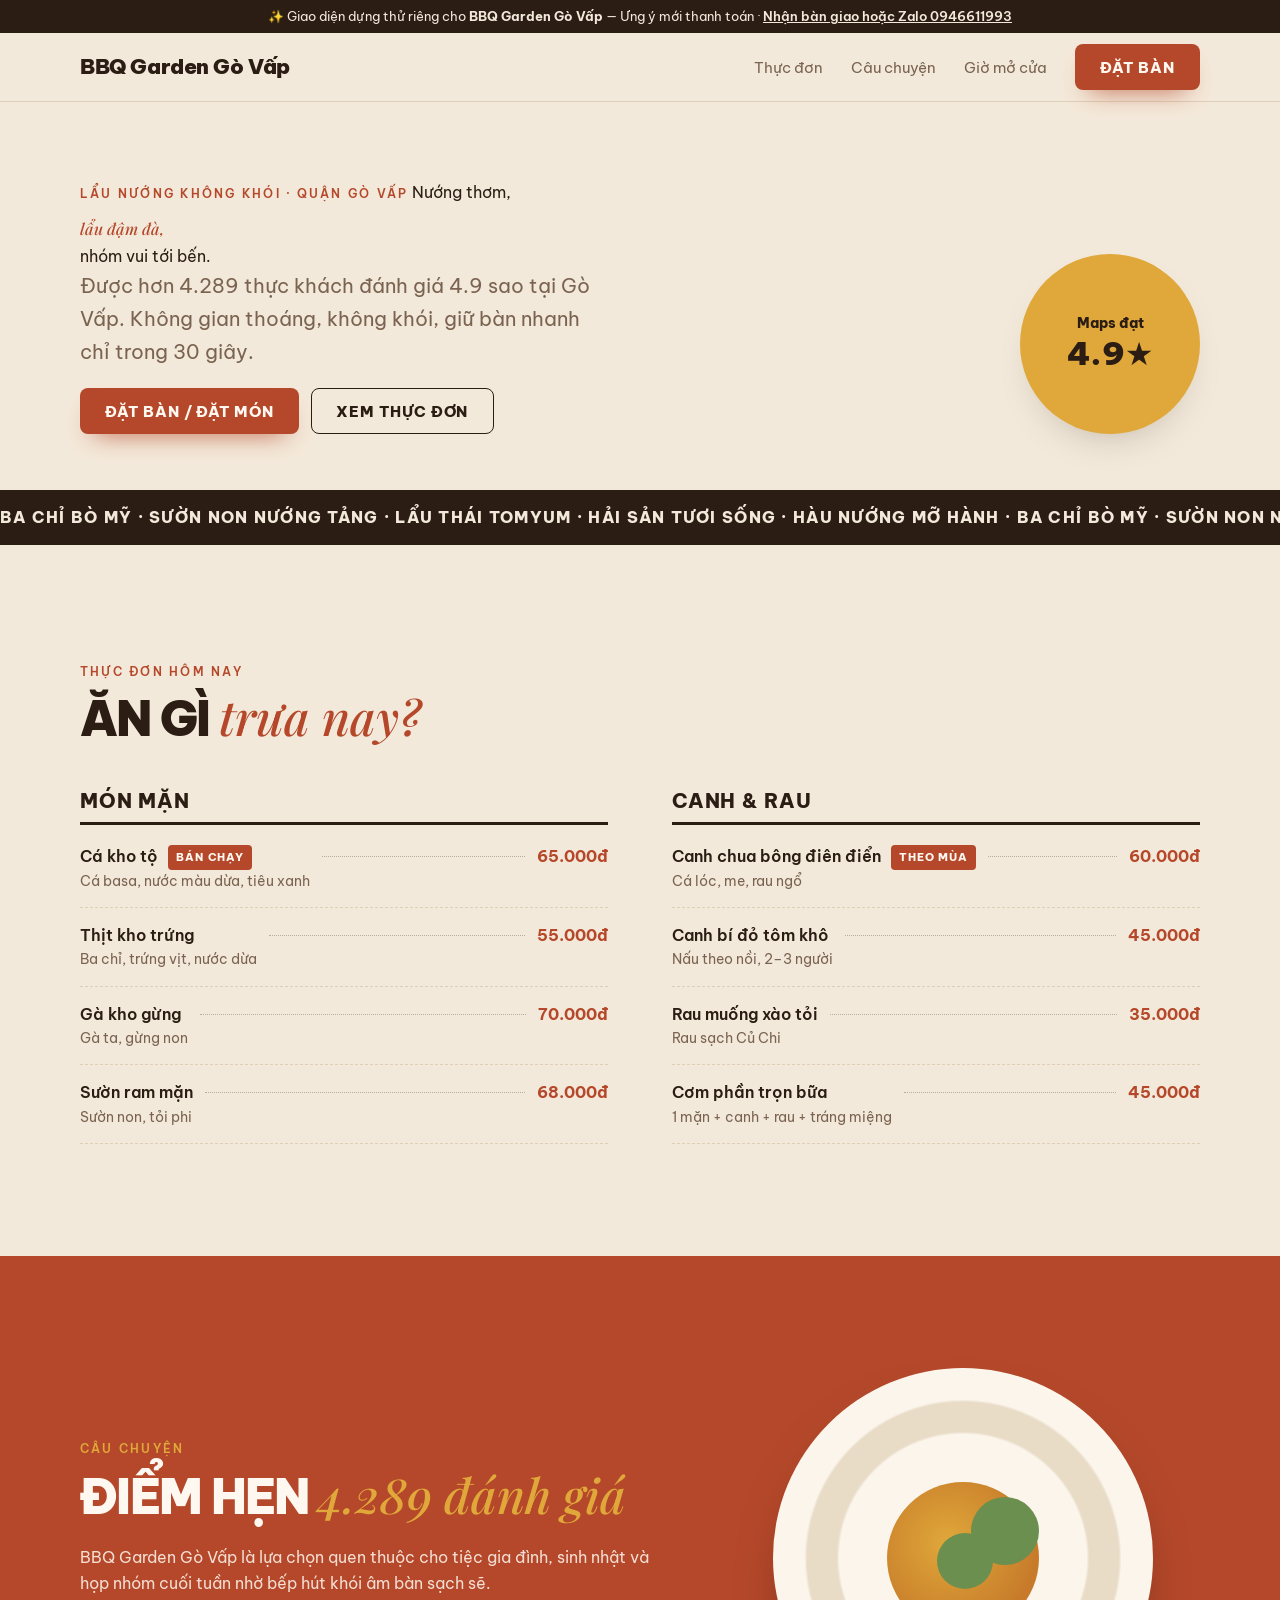
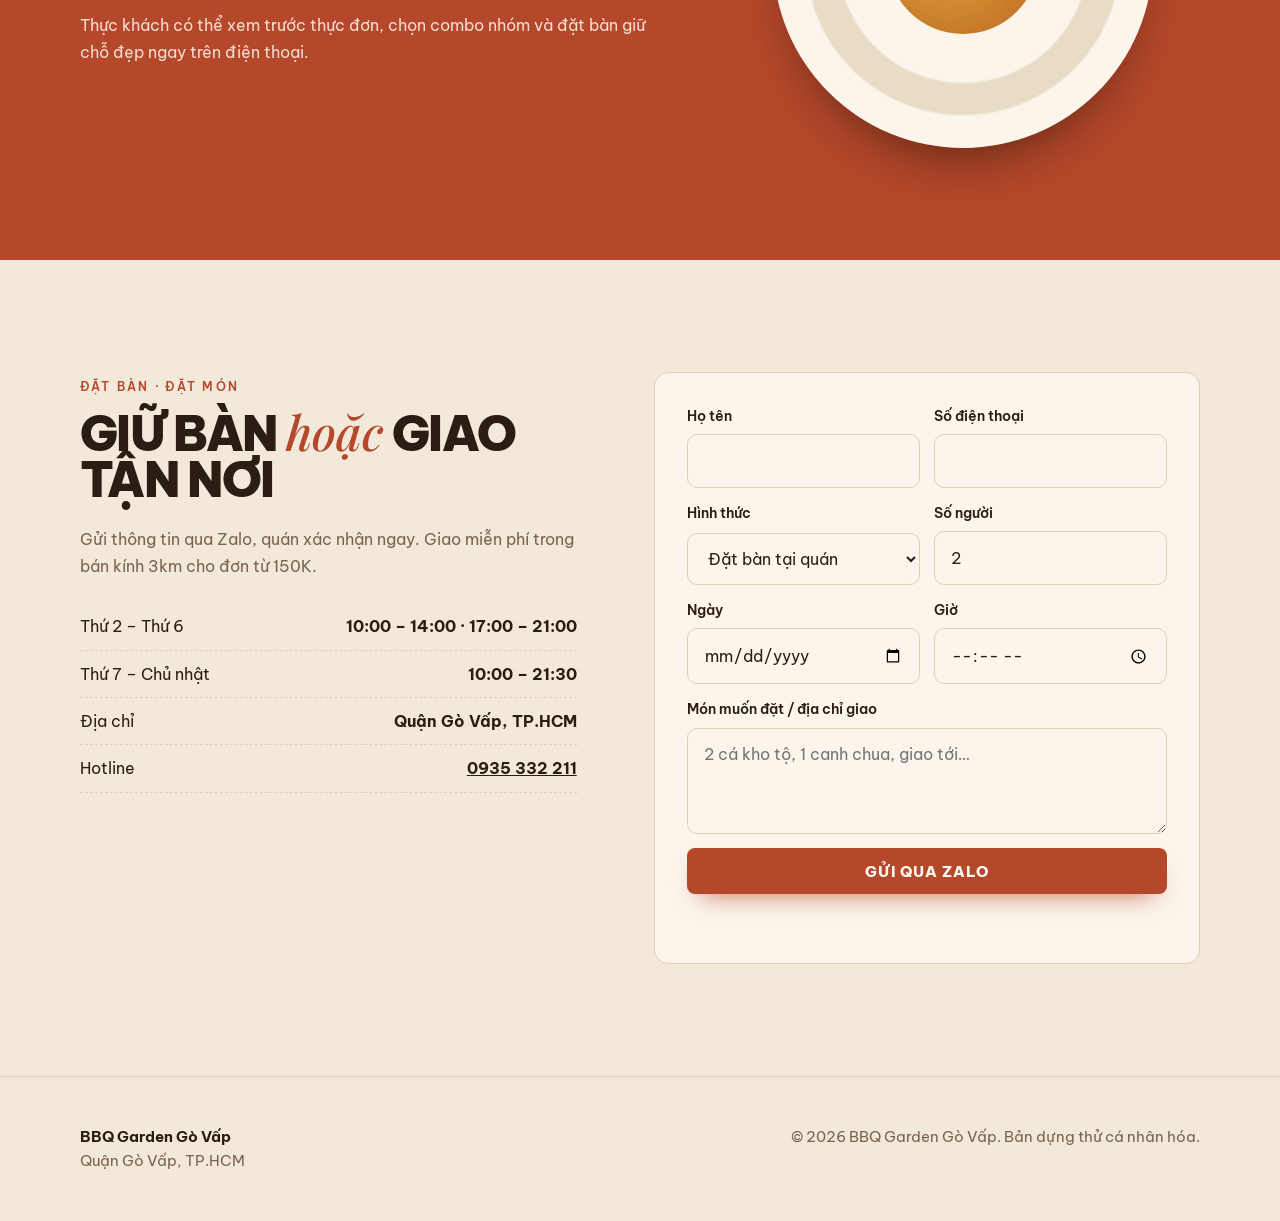
<file: xem-thu/bbq-garden/index.html>
<!doctype html>
<html lang="vi">
<head>
  <meta charset="utf-8">
  <meta name="robots" content="noindex,nofollow">
  <meta name="viewport" content="width=device-width, initial-scale=1">
  <title>BBQ Garden Gò Vấp — Lẩu Nướng Không Khói · 4.9★ Google Maps</title>
  <meta name="description" content="BBQ Garden Gò Vấp: Lẩu nướng không khói được hơn 4.200 thực khách đánh giá 4.9 sao. Xem menu & đặt bàn nhanh.">
  <link rel="preconnect" href="https://fonts.googleapis.com">
  <link rel="preconnect" href="https://fonts.gstatic.com" crossorigin>
  <link href="https://fonts.googleapis.com/css2?family=Be+Vietnam+Pro:wght@400;600;800;900&family=Playfair+Display:ital,wght@1,500&display=swap&subset=vietnamese" rel="stylesheet">
  <link rel="stylesheet" href="../../assets/base.css">
  <style>
    :root {
      --bg: #f3e9da; --surface: #fbf5ec; --ink: #2b1d14; --muted: #7a6350; --line: #e0cfb8;
      --accent: #b5482a; --accent-ink: #fff8f0; --accent-soft: #f3d9c9; --mustard: #e0a83a;
      --font-display: "Be Vietnam Pro", system-ui, sans-serif;
    }
    h1, h2 { font-weight: 900; letter-spacing: -0.035em; text-transform: uppercase; line-height: .95; }
    h3 { font-weight: 800; }
    .serif { font-family: "Playfair Display", Georgia, serif; font-style: italic; font-weight: 500; text-transform: none; letter-spacing: 0; color: var(--accent); }
    .brand { font-weight: 900; letter-spacing: -0.02em; }
    .hero { padding-block: clamp(32px, 6vw, 80px) 0; overflow: hidden; }
    /* Vietnamese stacked diacritics need extra line-height or marks collide with the line above */
    .hero h1 { font-size: clamp(3rem, 1rem + 9vw, 8.5rem); line-height: 1.12; margin-bottom: .25em; }
    .hero-grid { display: grid; grid-template-columns: 1fr auto; gap: 32px; align-items: end; }
    .stamp {
      width: clamp(130px, 16vw, 180px); aspect-ratio: 1; border-radius: 50%; background: var(--mustard); color: var(--ink);
      display: grid; place-items: center; text-align: center; font-weight: 800; font-size: .9rem; line-height: 1.3;
      transform: rotate(-12deg); box-shadow: var(--shadow); padding: 16px;
    }
    .stamp b { display: block; font-size: 2rem; font-weight: 900; }
    .ticker { margin-top: clamp(32px, 5vw, 56px); background: var(--ink); color: var(--bg); padding: 14px 0; white-space: nowrap; overflow: hidden; }
    .ticker span { display: inline-block; padding-right: 2rem; font-weight: 800; letter-spacing: .08em; text-transform: uppercase; animation: slide 28s linear infinite; }
    @keyframes slide { to { transform: translateX(-50%); } }
    .menu-wrap { display: grid; grid-template-columns: repeat(2, 1fr); gap: clamp(32px, 5vw, 72px); }
    .menu-block h3 { border-bottom: 3px solid var(--ink); padding-bottom: 10px; margin-bottom: 4px; text-transform: uppercase; letter-spacing: .04em; }
    .tag { display: inline-block; font-size: .7rem; font-weight: 800; text-transform: uppercase; letter-spacing: .08em; background: var(--accent); color: var(--accent-ink); padding: 3px 8px; border-radius: 4px; margin-left: 6px; vertical-align: middle; }
    .story { background: var(--accent); color: var(--accent-ink); }
    .story .wrap { display: grid; grid-template-columns: 1.2fr 1fr; gap: clamp(32px, 6vw, 80px); align-items: center; }
    .story .eyebrow, .story .serif { color: var(--mustard); }
    .story p { color: rgba(255, 248, 240, .85); }
    .plate {
      aspect-ratio: 1; border-radius: 50%; max-width: 380px; width: 100%; justify-self: center;
      background: radial-gradient(circle, #fbf5ec 0 46%, #e9dcc7 47% 58%, #fbf5ec 59% 100%);
      box-shadow: 0 30px 60px -30px rgba(0,0,0,.6); position: relative;
    }
    .plate::before { content: ""; position: absolute; inset: 30%; border-radius: 50%; background: radial-gradient(circle at 40% 40%, var(--mustard), #c77b2a 70%); }
    .plate::after { content: ""; position: absolute; width: 18%; aspect-ratio: 1; top: 34%; left: 52%; border-radius: 50%; background: #6b8f4e; box-shadow: -40px 30px 0 -6px #6b8f4e; }
    .booking .wrap { display: grid; grid-template-columns: 1fr 1.1fr; gap: clamp(32px, 6vw, 80px); align-items: start; }
    .hours { list-style: none; padding: 0; margin: 24px 0 0; }
    .hours li { display: flex; justify-content: space-between; padding: 10px 0; border-bottom: 1px dashed var(--line); }
    .btn { border-radius: 8px; text-transform: uppercase; letter-spacing: .06em; font-weight: 800; }
    .contact-bar, .contact-bar a { border-radius: 10px; }
    @media (max-width: 860px) {
      .menu-wrap, .story .wrap, .booking .wrap { grid-template-columns: 1fr; }
      .hero-grid { grid-template-columns: 1fr; }
      .stamp { justify-self: end; margin-top: -24px; }
    }
  </style>
</head>
<body data-phone="0946611993" data-business="BBQ Garden Gò Vấp">
  <a class="skip" href="#main">Bỏ qua tới nội dung</a>
  <div class="demo-ribbon">✨ Giao diện dựng thử riêng cho <strong>BBQ Garden Gò Vấp</strong> — Ưng ý mới thanh toán · <a href="https://zalo.me/0946611993" target="_blank" rel="noopener">Nhận bàn giao hoặc Zalo 0946611993</a></div>

  <header class="site-header">
    <div class="wrap">
      <a class="brand" href="#">BBQ Garden Gò Vấp</a>
      <button class="nav-toggle" type="button" aria-label="Mở menu" aria-expanded="false" data-nav-toggle>☰</button>
      <nav class="nav" data-nav aria-label="Menu chính">
        <a href="#thuc-don">Thực đơn</a>
        <a href="#cau-chuyen">Câu chuyện</a>
        <a href="#dat-ban">Giờ mở cửa</a>
        <a class="btn btn-primary" href="#dat-ban">Đặt bàn</a>
      </nav>
    </div>
  </header>

  <main id="main">
    <section class="hero">
      <div class="wrap hero-grid">
        <div class="reveal">
          <span class="eyebrow">Lẩu Nướng Không Khói · Quận Gò Vấp</span>
          Nướng thơm,<br><span class="serif">lẩu đậm đà,</span><br>nhóm vui tới bến.
          <p class="lead">Được hơn 4.289 thực khách đánh giá 4.9 sao tại Gò Vấp. Không gian thoáng, không khói, giữ bàn nhanh chỉ trong 30 giây.</p>
          <div class="btn-row">
            <a class="btn btn-primary" href="#dat-ban">Đặt bàn / đặt món</a>
            <a class="btn btn-ghost" href="#thuc-don">Xem thực đơn</a>
          </div>
        </div>
        <div class="stamp reveal" aria-label="Cơm phần từ 45 nghìn"><span>Maps đạt<b>4.9★</b></span></div>
      </div>
      <div class="ticker" aria-hidden="true"><span>Ba chỉ bò Mỹ · Sườn non nướng tảng · Lẩu Thái Tomyum · Hải sản tươi sống · Hàu nướng mỡ hành · Ba chỉ bò Mỹ · Sườn non nướng tảng · Lẩu Thái Tomyum · Hải sản tươi sống · Hàu nướng mỡ hành ·</span></div>
    </section>

    <section class="section" id="thuc-don">
      <div class="wrap">
        <div class="section-head reveal">
          <span class="eyebrow">Thực đơn hôm nay</span>
          <h2>Ăn gì <span class="serif">trưa nay?</span></h2>
        </div>
        <div class="menu-wrap">
          <div class="menu-block reveal">
            <h3>Món mặn</h3>
            <ul class="price-list">
              <li><span class="name">Cá kho tộ <span class="tag">Bán chạy</span><small>Cá basa, nước màu dừa, tiêu xanh</small></span><span class="dots"></span><span class="price">65.000đ</span></li>
              <li><span class="name">Thịt kho trứng<small>Ba chỉ, trứng vịt, nước dừa</small></span><span class="dots"></span><span class="price">55.000đ</span></li>
              <li><span class="name">Gà kho gừng<small>Gà ta, gừng non</small></span><span class="dots"></span><span class="price">70.000đ</span></li>
              <li><span class="name">Sườn ram mặn<small>Sườn non, tỏi phi</small></span><span class="dots"></span><span class="price">68.000đ</span></li>
            </ul>
          </div>
          <div class="menu-block reveal">
            <h3>Canh & rau</h3>
            <ul class="price-list">
              <li><span class="name">Canh chua bông điên điển <span class="tag">Theo mùa</span><small>Cá lóc, me, rau ngổ</small></span><span class="dots"></span><span class="price">60.000đ</span></li>
              <li><span class="name">Canh bí đỏ tôm khô<small>Nấu theo nồi, 2–3 người</small></span><span class="dots"></span><span class="price">45.000đ</span></li>
              <li><span class="name">Rau muống xào tỏi<small>Rau sạch Củ Chi</small></span><span class="dots"></span><span class="price">35.000đ</span></li>
              <li><span class="name">Cơm phần trọn bữa<small>1 mặn + canh + rau + tráng miệng</small></span><span class="dots"></span><span class="price">45.000đ</span></li>
            </ul>
          </div>
        </div>
      </div>
    </section>

    <section class="section story" id="cau-chuyen">
      <div class="wrap">
        <div class="reveal">
          <span class="eyebrow">Câu chuyện</span>
          <h2>Điểm hẹn <span class="serif">4.289 đánh giá</span></h2>
          <p>BBQ Garden Gò Vấp là lựa chọn quen thuộc cho tiệc gia đình, sinh nhật và họp nhóm cuối tuần nhờ bếp hút khói âm bàn sạch sẽ.</p>
          <p>Thực khách có thể xem trước thực đơn, chọn combo nhóm và đặt bàn giữ chỗ đẹp ngay trên điện thoại.</p>
        </div>
        <div class="plate reveal" aria-hidden="true"></div>
      </div>
    </section>

    <section class="section booking" id="dat-ban">
      <div class="wrap">
        <div class="reveal">
          <span class="eyebrow">Đặt bàn · Đặt món</span>
          <h2>Giữ bàn <span class="serif">hoặc</span> giao tận nơi</h2>
          <p class="muted">Gửi thông tin qua Zalo, quán xác nhận ngay. Giao miễn phí trong bán kính 3km cho đơn từ 150K.</p>
          <ul class="hours">
            <li><span>Thứ 2 – Thứ 6</span><b>10:00 – 14:00 · 17:00 – 21:00</b></li>
            <li><span>Thứ 7 – Chủ nhật</span><b>10:00 – 21:30</b></li>
            <li><span>Địa chỉ</span><b>Quận Gò Vấp, TP.HCM</b></li>
            <li><span>Hotline</span><b><a href="#" data-call>0935 332 211</a></b></li>
          </ul>
        </div>
        <form class="form card reveal" data-booking novalidate>
          <div class="form-row">
            <div class="field"><label for="name">Họ tên</label><input id="name" name="name" data-label="Họ tên" autocomplete="name" required></div>
            <div class="field"><label for="phone">Số điện thoại</label><input id="phone" name="phone" data-label="SĐT" inputmode="tel" autocomplete="tel" required></div>
          </div>
          <div class="form-row">
            <div class="field"><label for="type">Hình thức</label>
              <select id="type" name="type" data-label="Hình thức"><option>Đặt bàn tại quán</option><option>Giao tận nơi</option><option>Đặt tiệc / cơm văn phòng</option></select>
            </div>
            <div class="field"><label for="people">Số người</label><input id="people" name="people" data-label="Số người" type="number" min="1" max="50" value="2"></div>
          </div>
          <div class="form-row">
            <div class="field"><label for="date">Ngày</label><input id="date" name="date" data-label="Ngày" type="date"></div>
            <div class="field"><label for="time">Giờ</label><input id="time" name="time" data-label="Giờ" type="time"></div>
          </div>
          <div class="field"><label for="note">Món muốn đặt / địa chỉ giao</label><textarea id="note" name="note" data-label="Ghi chú" rows="3" placeholder="2 cá kho tộ, 1 canh chua, giao tới…"></textarea></div>
          <button class="btn btn-primary" type="submit">Gửi qua Zalo</button>
          <p class="form-status" data-status role="status" aria-live="polite"></p>
          <pre class="form-fallback" data-fallback hidden></pre>
        </form>
      </div>
    </section>
  </main>

  <footer class="site-footer">
    <div class="wrap">
      <div><strong>BBQ Garden Gò Vấp</strong><br>Quận Gò Vấp, TP.HCM</div>
      <div>© <span data-year></span> BBQ Garden Gò Vấp. Bản dựng thử cá nhân hóa.</div>
    </div>
  </footer>

  <div class="contact-bar"><a href="#" data-call>Gọi đặt món</a><a href="#" data-zalo>Chat Zalo</a></div>
  <script src="../../assets/main.js" defer></script>
</body>
</html>
</file>
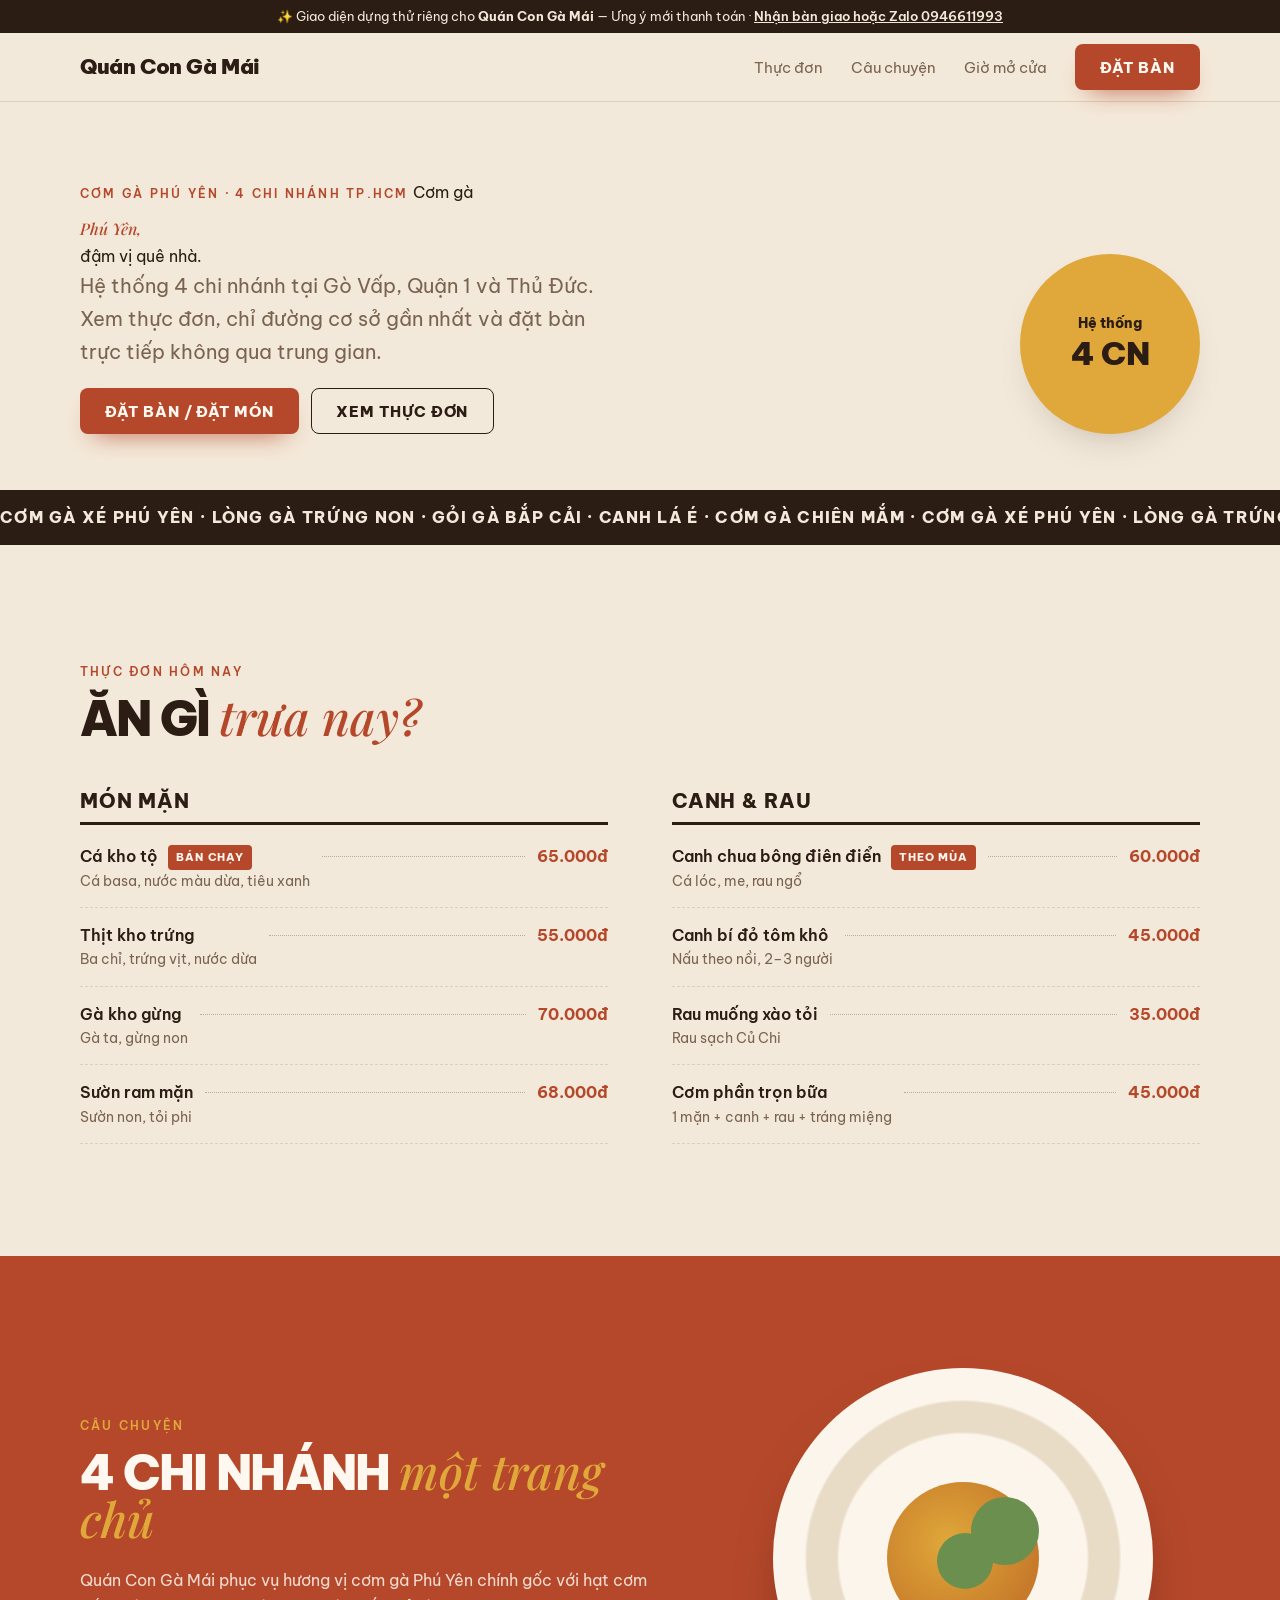
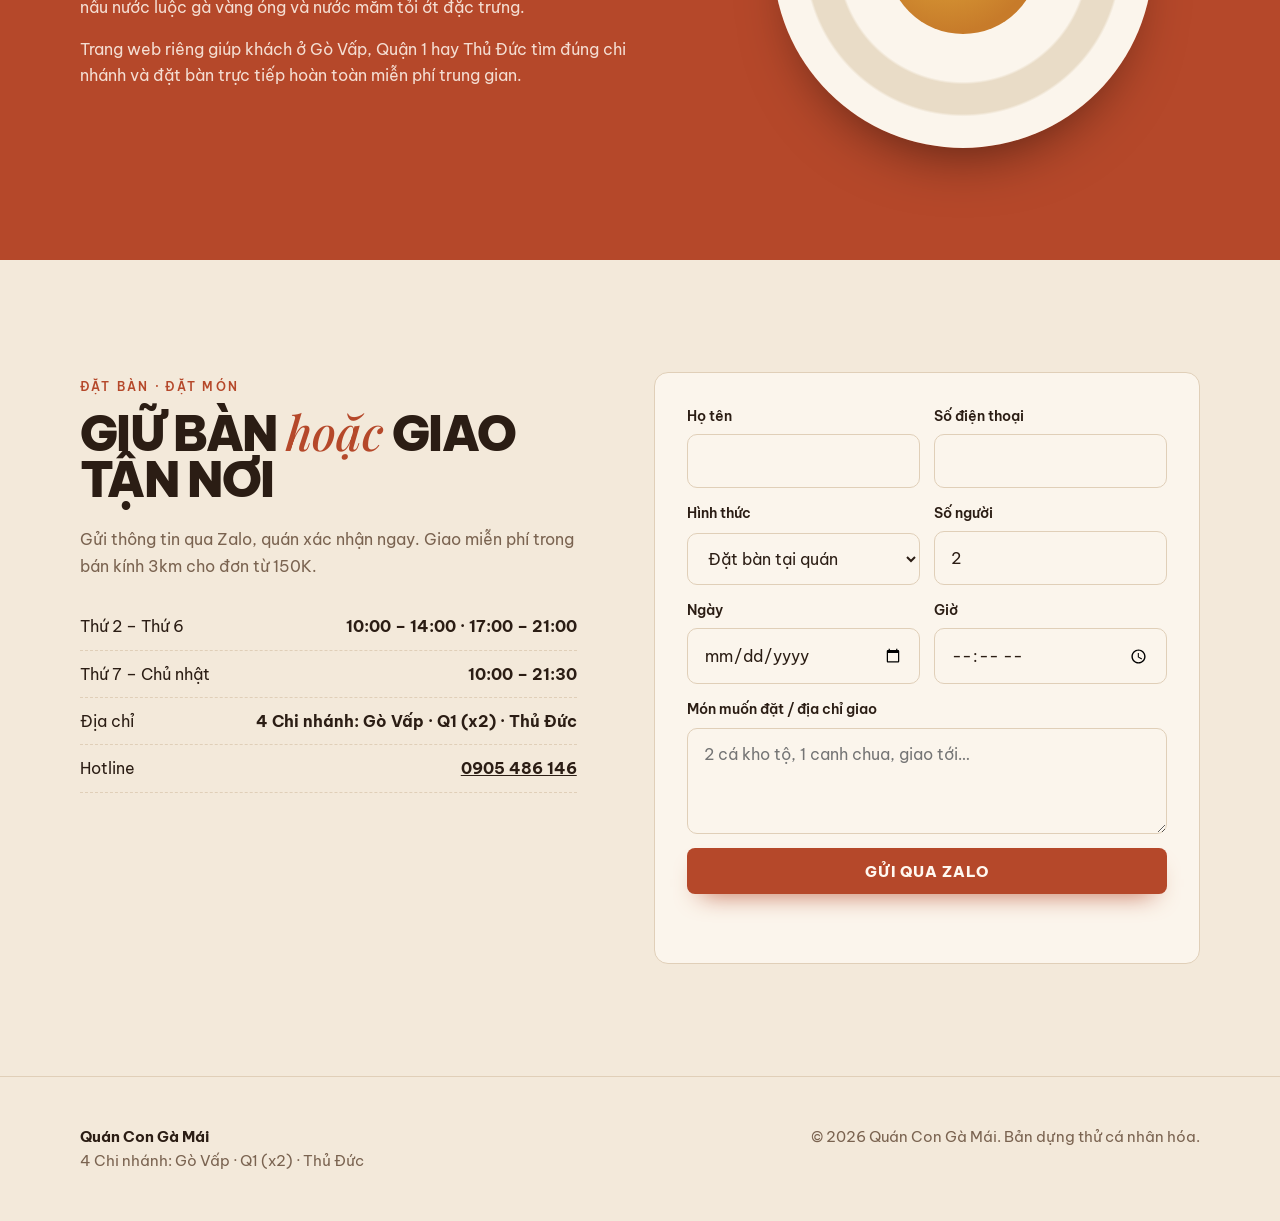
<file: xem-thu/con-ga-mai/index.html>
<!doctype html>
<html lang="vi">
<head>
  <meta charset="utf-8">
  <meta name="robots" content="noindex,nofollow">
  <meta name="viewport" content="width=device-width, initial-scale=1">
  <title>Quán Con Gà Mái — Cơm Gà Phú Yên · Hệ thống 4 Chi nhánh TP.HCM</title>
  <meta name="description" content="Quán Con Gà Mái: Cơm gà Phú Yên chuẩn vị với 4 chi nhánh tại Gò Vấp, Quận 1 và Thủ Đức. Đặt bàn trực tiếp 0% phí trung gian.">
  <link rel="preconnect" href="https://fonts.googleapis.com">
  <link rel="preconnect" href="https://fonts.gstatic.com" crossorigin>
  <link href="https://fonts.googleapis.com/css2?family=Be+Vietnam+Pro:wght@400;600;800;900&family=Playfair+Display:ital,wght@1,500&display=swap&subset=vietnamese" rel="stylesheet">
  <link rel="stylesheet" href="../../assets/base.css">
  <style>
    :root {
      --bg: #f3e9da; --surface: #fbf5ec; --ink: #2b1d14; --muted: #7a6350; --line: #e0cfb8;
      --accent: #b5482a; --accent-ink: #fff8f0; --accent-soft: #f3d9c9; --mustard: #e0a83a;
      --font-display: "Be Vietnam Pro", system-ui, sans-serif;
    }
    h1, h2 { font-weight: 900; letter-spacing: -0.035em; text-transform: uppercase; line-height: .95; }
    h3 { font-weight: 800; }
    .serif { font-family: "Playfair Display", Georgia, serif; font-style: italic; font-weight: 500; text-transform: none; letter-spacing: 0; color: var(--accent); }
    .brand { font-weight: 900; letter-spacing: -0.02em; }
    .hero { padding-block: clamp(32px, 6vw, 80px) 0; overflow: hidden; }
    /* Vietnamese stacked diacritics need extra line-height or marks collide with the line above */
    .hero h1 { font-size: clamp(3rem, 1rem + 9vw, 8.5rem); line-height: 1.12; margin-bottom: .25em; }
    .hero-grid { display: grid; grid-template-columns: 1fr auto; gap: 32px; align-items: end; }
    .stamp {
      width: clamp(130px, 16vw, 180px); aspect-ratio: 1; border-radius: 50%; background: var(--mustard); color: var(--ink);
      display: grid; place-items: center; text-align: center; font-weight: 800; font-size: .9rem; line-height: 1.3;
      transform: rotate(-12deg); box-shadow: var(--shadow); padding: 16px;
    }
    .stamp b { display: block; font-size: 2rem; font-weight: 900; }
    .ticker { margin-top: clamp(32px, 5vw, 56px); background: var(--ink); color: var(--bg); padding: 14px 0; white-space: nowrap; overflow: hidden; }
    .ticker span { display: inline-block; padding-right: 2rem; font-weight: 800; letter-spacing: .08em; text-transform: uppercase; animation: slide 28s linear infinite; }
    @keyframes slide { to { transform: translateX(-50%); } }
    .menu-wrap { display: grid; grid-template-columns: repeat(2, 1fr); gap: clamp(32px, 5vw, 72px); }
    .menu-block h3 { border-bottom: 3px solid var(--ink); padding-bottom: 10px; margin-bottom: 4px; text-transform: uppercase; letter-spacing: .04em; }
    .tag { display: inline-block; font-size: .7rem; font-weight: 800; text-transform: uppercase; letter-spacing: .08em; background: var(--accent); color: var(--accent-ink); padding: 3px 8px; border-radius: 4px; margin-left: 6px; vertical-align: middle; }
    .story { background: var(--accent); color: var(--accent-ink); }
    .story .wrap { display: grid; grid-template-columns: 1.2fr 1fr; gap: clamp(32px, 6vw, 80px); align-items: center; }
    .story .eyebrow, .story .serif { color: var(--mustard); }
    .story p { color: rgba(255, 248, 240, .85); }
    .plate {
      aspect-ratio: 1; border-radius: 50%; max-width: 380px; width: 100%; justify-self: center;
      background: radial-gradient(circle, #fbf5ec 0 46%, #e9dcc7 47% 58%, #fbf5ec 59% 100%);
      box-shadow: 0 30px 60px -30px rgba(0,0,0,.6); position: relative;
    }
    .plate::before { content: ""; position: absolute; inset: 30%; border-radius: 50%; background: radial-gradient(circle at 40% 40%, var(--mustard), #c77b2a 70%); }
    .plate::after { content: ""; position: absolute; width: 18%; aspect-ratio: 1; top: 34%; left: 52%; border-radius: 50%; background: #6b8f4e; box-shadow: -40px 30px 0 -6px #6b8f4e; }
    .booking .wrap { display: grid; grid-template-columns: 1fr 1.1fr; gap: clamp(32px, 6vw, 80px); align-items: start; }
    .hours { list-style: none; padding: 0; margin: 24px 0 0; }
    .hours li { display: flex; justify-content: space-between; padding: 10px 0; border-bottom: 1px dashed var(--line); }
    .btn { border-radius: 8px; text-transform: uppercase; letter-spacing: .06em; font-weight: 800; }
    .contact-bar, .contact-bar a { border-radius: 10px; }
    @media (max-width: 860px) {
      .menu-wrap, .story .wrap, .booking .wrap { grid-template-columns: 1fr; }
      .hero-grid { grid-template-columns: 1fr; }
      .stamp { justify-self: end; margin-top: -24px; }
    }
  </style>
</head>
<body data-phone="0946611993" data-business="Quán Con Gà Mái">
  <a class="skip" href="#main">Bỏ qua tới nội dung</a>
  <div class="demo-ribbon">✨ Giao diện dựng thử riêng cho <strong>Quán Con Gà Mái</strong> — Ưng ý mới thanh toán · <a href="https://zalo.me/0946611993" target="_blank" rel="noopener">Nhận bàn giao hoặc Zalo 0946611993</a></div>

  <header class="site-header">
    <div class="wrap">
      <a class="brand" href="#">Quán Con Gà Mái</a>
      <button class="nav-toggle" type="button" aria-label="Mở menu" aria-expanded="false" data-nav-toggle>☰</button>
      <nav class="nav" data-nav aria-label="Menu chính">
        <a href="#thuc-don">Thực đơn</a>
        <a href="#cau-chuyen">Câu chuyện</a>
        <a href="#dat-ban">Giờ mở cửa</a>
        <a class="btn btn-primary" href="#dat-ban">Đặt bàn</a>
      </nav>
    </div>
  </header>

  <main id="main">
    <section class="hero">
      <div class="wrap hero-grid">
        <div class="reveal">
          <span class="eyebrow">Cơm Gà Phú Yên · 4 Chi nhánh TP.HCM</span>
          Cơm gà<br><span class="serif">Phú Yên,</span><br>đậm vị quê nhà.
          <p class="lead">Hệ thống 4 chi nhánh tại Gò Vấp, Quận 1 và Thủ Đức. Xem thực đơn, chỉ đường cơ sở gần nhất và đặt bàn trực tiếp không qua trung gian.</p>
          <div class="btn-row">
            <a class="btn btn-primary" href="#dat-ban">Đặt bàn / đặt món</a>
            <a class="btn btn-ghost" href="#thuc-don">Xem thực đơn</a>
          </div>
        </div>
        <div class="stamp reveal" aria-label="Cơm phần từ 45 nghìn"><span>Hệ thống<b>4 CN</b></span></div>
      </div>
      <div class="ticker" aria-hidden="true"><span>Cơm gà xé Phú Yên · Lòng gà trứng non · Gỏi gà bắp cải · Canh lá é · Cơm gà chiên mắm · Cơm gà xé Phú Yên · Lòng gà trứng non · Gỏi gà bắp cải · Canh lá é ·</span></div>
    </section>

    <section class="section" id="thuc-don">
      <div class="wrap">
        <div class="section-head reveal">
          <span class="eyebrow">Thực đơn hôm nay</span>
          <h2>Ăn gì <span class="serif">trưa nay?</span></h2>
        </div>
        <div class="menu-wrap">
          <div class="menu-block reveal">
            <h3>Món mặn</h3>
            <ul class="price-list">
              <li><span class="name">Cá kho tộ <span class="tag">Bán chạy</span><small>Cá basa, nước màu dừa, tiêu xanh</small></span><span class="dots"></span><span class="price">65.000đ</span></li>
              <li><span class="name">Thịt kho trứng<small>Ba chỉ, trứng vịt, nước dừa</small></span><span class="dots"></span><span class="price">55.000đ</span></li>
              <li><span class="name">Gà kho gừng<small>Gà ta, gừng non</small></span><span class="dots"></span><span class="price">70.000đ</span></li>
              <li><span class="name">Sườn ram mặn<small>Sườn non, tỏi phi</small></span><span class="dots"></span><span class="price">68.000đ</span></li>
            </ul>
          </div>
          <div class="menu-block reveal">
            <h3>Canh & rau</h3>
            <ul class="price-list">
              <li><span class="name">Canh chua bông điên điển <span class="tag">Theo mùa</span><small>Cá lóc, me, rau ngổ</small></span><span class="dots"></span><span class="price">60.000đ</span></li>
              <li><span class="name">Canh bí đỏ tôm khô<small>Nấu theo nồi, 2–3 người</small></span><span class="dots"></span><span class="price">45.000đ</span></li>
              <li><span class="name">Rau muống xào tỏi<small>Rau sạch Củ Chi</small></span><span class="dots"></span><span class="price">35.000đ</span></li>
              <li><span class="name">Cơm phần trọn bữa<small>1 mặn + canh + rau + tráng miệng</small></span><span class="dots"></span><span class="price">45.000đ</span></li>
            </ul>
          </div>
        </div>
      </div>
    </section>

    <section class="section story" id="cau-chuyen">
      <div class="wrap">
        <div class="reveal">
          <span class="eyebrow">Câu chuyện</span>
          <h2>4 chi nhánh <span class="serif">một trang chủ</span></h2>
          <p>Quán Con Gà Mái phục vụ hương vị cơm gà Phú Yên chính gốc với hạt cơm nấu nước luộc gà vàng óng và nước mắm tỏi ớt đặc trưng.</p>
          <p>Trang web riêng giúp khách ở Gò Vấp, Quận 1 hay Thủ Đức tìm đúng chi nhánh và đặt bàn trực tiếp hoàn toàn miễn phí trung gian.</p>
        </div>
        <div class="plate reveal" aria-hidden="true"></div>
      </div>
    </section>

    <section class="section booking" id="dat-ban">
      <div class="wrap">
        <div class="reveal">
          <span class="eyebrow">Đặt bàn · Đặt món</span>
          <h2>Giữ bàn <span class="serif">hoặc</span> giao tận nơi</h2>
          <p class="muted">Gửi thông tin qua Zalo, quán xác nhận ngay. Giao miễn phí trong bán kính 3km cho đơn từ 150K.</p>
          <ul class="hours">
            <li><span>Thứ 2 – Thứ 6</span><b>10:00 – 14:00 · 17:00 – 21:00</b></li>
            <li><span>Thứ 7 – Chủ nhật</span><b>10:00 – 21:30</b></li>
            <li><span>Địa chỉ</span><b>4 Chi nhánh: Gò Vấp · Q1 (x2) · Thủ Đức</b></li>
            <li><span>Hotline</span><b><a href="#" data-call>0905 486 146</a></b></li>
          </ul>
        </div>
        <form class="form card reveal" data-booking novalidate>
          <div class="form-row">
            <div class="field"><label for="name">Họ tên</label><input id="name" name="name" data-label="Họ tên" autocomplete="name" required></div>
            <div class="field"><label for="phone">Số điện thoại</label><input id="phone" name="phone" data-label="SĐT" inputmode="tel" autocomplete="tel" required></div>
          </div>
          <div class="form-row">
            <div class="field"><label for="type">Hình thức</label>
              <select id="type" name="type" data-label="Hình thức"><option>Đặt bàn tại quán</option><option>Giao tận nơi</option><option>Đặt tiệc / cơm văn phòng</option></select>
            </div>
            <div class="field"><label for="people">Số người</label><input id="people" name="people" data-label="Số người" type="number" min="1" max="50" value="2"></div>
          </div>
          <div class="form-row">
            <div class="field"><label for="date">Ngày</label><input id="date" name="date" data-label="Ngày" type="date"></div>
            <div class="field"><label for="time">Giờ</label><input id="time" name="time" data-label="Giờ" type="time"></div>
          </div>
          <div class="field"><label for="note">Món muốn đặt / địa chỉ giao</label><textarea id="note" name="note" data-label="Ghi chú" rows="3" placeholder="2 cá kho tộ, 1 canh chua, giao tới…"></textarea></div>
          <button class="btn btn-primary" type="submit">Gửi qua Zalo</button>
          <p class="form-status" data-status role="status" aria-live="polite"></p>
          <pre class="form-fallback" data-fallback hidden></pre>
        </form>
      </div>
    </section>
  </main>

  <footer class="site-footer">
    <div class="wrap">
      <div><strong>Quán Con Gà Mái</strong><br>4 Chi nhánh: Gò Vấp · Q1 (x2) · Thủ Đức</div>
      <div>© <span data-year></span> Quán Con Gà Mái. Bản dựng thử cá nhân hóa.</div>
    </div>
  </footer>

  <div class="contact-bar"><a href="#" data-call>Gọi đặt món</a><a href="#" data-zalo>Chat Zalo</a></div>
  <script src="../../assets/main.js" defer></script>
</body>
</html>
</file>
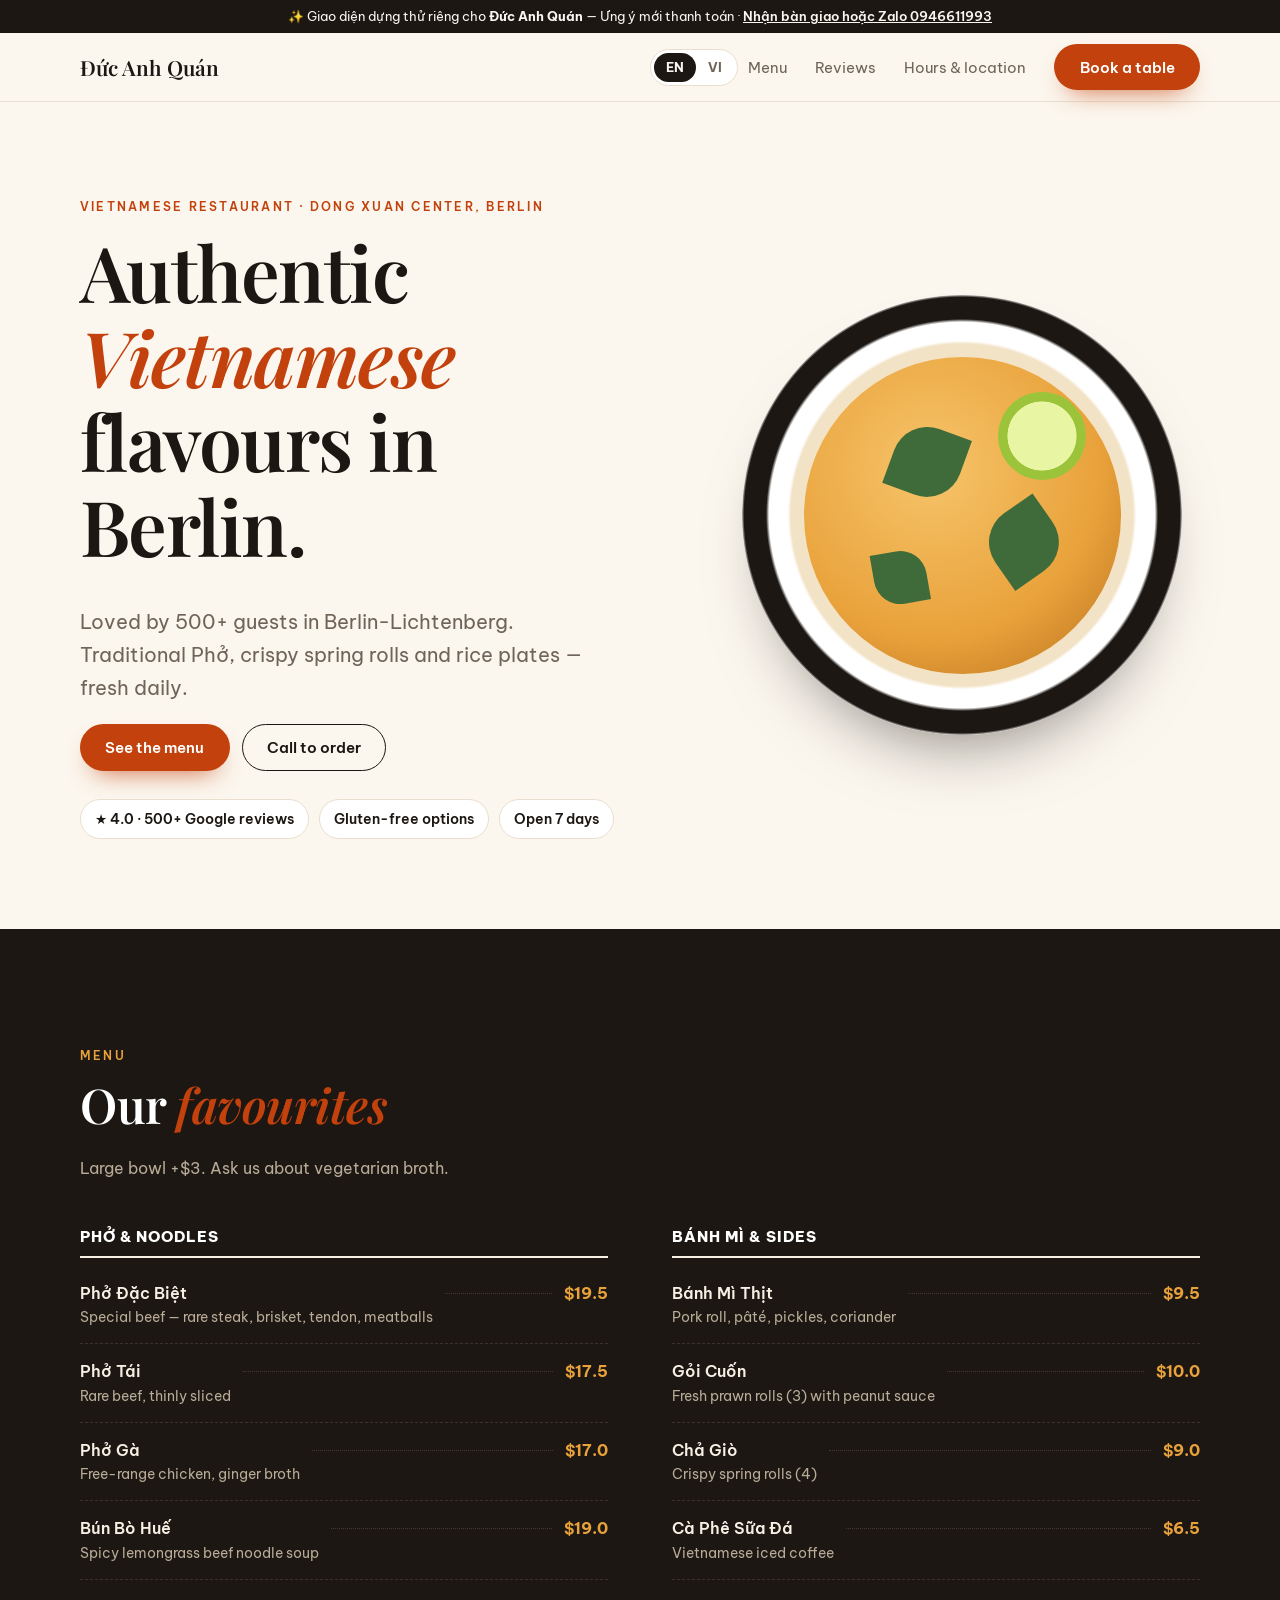
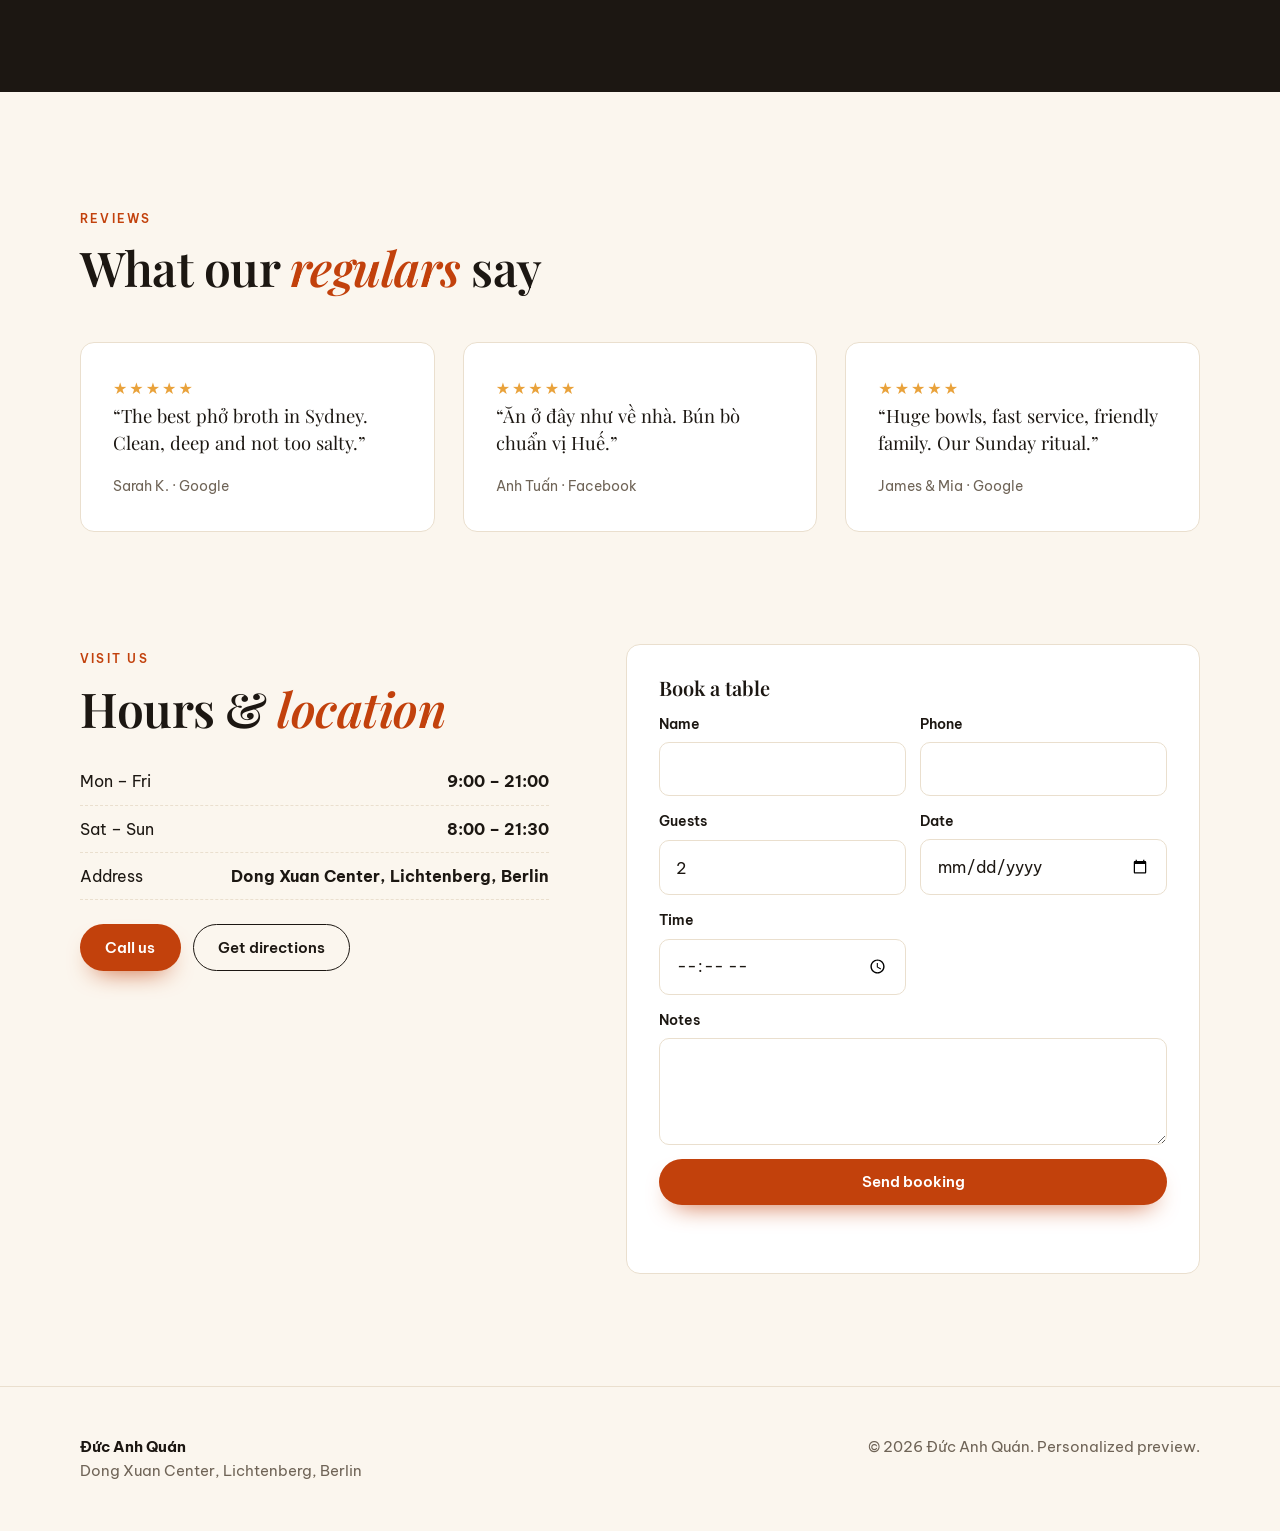
<file: xem-thu/duc-anh-quan/index.html>
<!doctype html>
<html lang="en" data-lang="en">
<head>
  <meta charset="utf-8">
  <meta name="robots" content="noindex,nofollow">
  <meta name="viewport" content="width=device-width, initial-scale=1">
  <title>Đức Anh Quán — Vietnamese Kitchen · Berlin Lichtenberg</title>
  <meta name="description" content="Đức Anh Quán at Dong Xuan Center, Berlin: Authentic Phở, Bún Chả & Vietnamese dishes. Bilingual menu & table booking.">
  <link rel="preconnect" href="https://fonts.googleapis.com">
  <link rel="preconnect" href="https://fonts.gstatic.com" crossorigin>
  <link href="https://fonts.googleapis.com/css2?family=Be+Vietnam+Pro:wght@400;600;800&family=Playfair+Display:ital,wght@0,600;1,500&display=swap&subset=vietnamese" rel="stylesheet">
  <link rel="stylesheet" href="../../assets/base.css">
  <style>
    :root {
      --bg: #fbf6ee; --surface: #fff; --ink: #1c1712; --muted: #6f6457; --line: #eadfce;
      --accent: #c2410c; --accent-ink: #fff; --accent-soft: #fbe3d3; --broth: #e9a23b; --herb: #3f6b3a;
    }
    /* Show only the active language. Text pairs are <span lang="en"> / <span lang="vi">. */
    html[data-lang="en"] [lang="vi"]:not(html), html[data-lang="vi"] [lang="en"]:not(html) { display: none !important; }
    h1 em, h2 em { font-style: italic; color: var(--accent); }
    .lang-switch { display: inline-flex; border: 1.5px solid var(--line); border-radius: 999px; padding: 3px; background: var(--surface); }
    .lang-switch button { border: 0; background: transparent; font: 700 .8rem/1 var(--font-body); padding: 8px 12px; border-radius: 999px; cursor: pointer; color: var(--muted); }
    .lang-switch button[aria-pressed="true"] { background: var(--ink); color: var(--bg); }
    .header-tools { display: flex; align-items: center; gap: 10px; }
    .hero { padding-block: clamp(36px, 7vw, 96px); }
    .hero .wrap { display: grid; grid-template-columns: 1.1fr .9fr; gap: clamp(32px, 5vw, 64px); align-items: center; }
    .bowl { position: relative; aspect-ratio: 1; max-width: 440px; width: 100%; justify-self: center; }
    .bowl .rim { position: absolute; inset: 0; border-radius: 50%; background: radial-gradient(circle, #f3e3c6 0 55%, #fff 56% 62%, var(--ink) 63% 70%, #fff 71%); box-shadow: 0 40px 70px -40px rgba(28,23,18,.6); }
    .bowl .broth { position: absolute; inset: 14%; border-radius: 50%; background: radial-gradient(circle at 40% 35%, #f6c46a, var(--broth) 60%, #b86f1c); }
    .bowl .herb { position: absolute; width: 16%; aspect-ratio: 1; border-radius: 50% 0; background: var(--herb); }
    .bowl .h1 { top: 30%; left: 34%; transform: rotate(20deg); }
    .bowl .h2 { top: 48%; left: 56%; transform: rotate(-35deg); }
    .bowl .h3 { top: 58%; left: 30%; transform: rotate(80deg); width: 12%; }
    .bowl .lime { position: absolute; width: 20%; aspect-ratio: 1; border-radius: 50%; top: 22%; right: 22%; background: radial-gradient(circle, #e8f5a3 0 55%, #9cc43a 56%); }
    .badge-row { display: flex; flex-wrap: wrap; gap: 10px; margin-top: 28px; }
    .badge-row span { background: var(--surface); border: 1px solid var(--line); border-radius: 999px; padding: 8px 14px; font-size: .85rem; font-weight: 600; }
    .menu { background: var(--ink); color: #f6efe4; }
    .menu .eyebrow { color: var(--broth); }
    .menu .muted, .menu .price-list .name small { color: #b9ab98; }
    .menu .price-list li { border-color: #3a3128; }
    .menu .price-list .price { color: var(--broth); }
    .menu-grid { display: grid; grid-template-columns: repeat(2, 1fr); gap: clamp(32px, 5vw, 72px); }
    .menu-grid h3 { font-family: var(--font-body); font-weight: 800; letter-spacing: .06em; text-transform: uppercase; font-size: .95rem; color: #fff; border-bottom: 2px solid #f6efe4; padding-bottom: 10px; }
    .visit .wrap { display: grid; grid-template-columns: .9fr 1.1fr; gap: clamp(32px, 6vw, 80px); align-items: start; }
    .hours { list-style: none; padding: 0; margin: 20px 0 24px; }
    .hours li { display: flex; justify-content: space-between; gap: 16px; padding: 10px 0; border-bottom: 1px dashed var(--line); }
    .reviews { grid-template-columns: repeat(3, 1fr); }
    .stars { color: var(--broth); letter-spacing: 2px; }
    @media (max-width: 860px) {
      .hero .wrap, .visit .wrap, .menu-grid { grid-template-columns: 1fr; }
      .reviews { grid-template-columns: 1fr; }
      .bowl { max-width: 320px; }
    }
  </style>
</head>
<body data-phone="0946611993" data-business="Đức Anh Quán">
  <a class="skip" href="#main"><span lang="en">Skip to content</span><span lang="vi">Bỏ qua tới nội dung</span></a>
  <div class="demo-ribbon">✨ Giao diện dựng thử riêng cho <strong>Đức Anh Quán</strong> — Ưng ý mới thanh toán · <a href="https://zalo.me/0946611993" target="_blank" rel="noopener">Nhận bàn giao hoặc Zalo 0946611993</a></div>

  <header class="site-header">
    <div class="wrap">
      <a class="brand" href="#">Đức Anh Quán</a>
      <div class="header-tools">
        <div class="lang-switch" role="group" aria-label="Language">
          <button type="button" data-set-lang="en" aria-pressed="true">EN</button>
          <button type="button" data-set-lang="vi" aria-pressed="false">VI</button>
        </div>
        <button class="nav-toggle" type="button" aria-label="Menu" aria-expanded="false" data-nav-toggle>☰</button>
        <nav class="nav" data-nav aria-label="Main">
          <a href="#menu"><span lang="en">Menu</span><span lang="vi">Thực đơn</span></a>
          <a href="#reviews"><span lang="en">Reviews</span><span lang="vi">Đánh giá</span></a>
          <a href="#visit"><span lang="en">Hours & location</span><span lang="vi">Giờ & địa chỉ</span></a>
          <a class="btn btn-primary" href="#visit"><span lang="en">Book a table</span><span lang="vi">Đặt bàn</span></a>
        </nav>
      </div>
    </div>
  </header>

  <main id="main">
    <section class="hero">
      <div class="wrap">
        <div class="reveal">
          <span class="eyebrow"><span lang="en">Vietnamese Restaurant · Dong Xuan Center, Berlin</span><span lang="vi">Nhà hàng Việt · Dong Xuan Center, Berlin</span></span>
          <h1><span lang="en">Authentic <em>Vietnamese</em> flavours in Berlin.</span><span lang="vi">Hương vị <em>Việt Nam</em> chuẩn vị giữa lòng Berlin.</span></h1>
          <p class="lead"><span lang="en">Loved by 500+ guests in Berlin-Lichtenberg. Traditional Phở, crispy spring rolls and rice plates — fresh daily.</span><span lang="vi">Được hơn 500 thực khách tại Berlin-Lichtenberg yêu thích. Phở truyền thống, nem rán và cơm Việt nấu mới mỗi ngày.</span></p>
          <div class="btn-row">
            <a class="btn btn-primary" href="#menu"><span lang="en">See the menu</span><span lang="vi">Xem thực đơn</span></a>
            <a class="btn btn-ghost" href="#" data-call><span lang="en">Call to order</span><span lang="vi">Gọi đặt món</span></a>
          </div>
          <div class="badge-row">
            <span>★ 4.0 · 500+ Google reviews</span>
            <span lang="en">Gluten-free options</span><span lang="vi">Có món không gluten</span>
            <span lang="en">Open 7 days</span><span lang="vi">Mở cửa cả tuần</span>
          </div>
        </div>
        <div class="bowl reveal" aria-hidden="true"><div class="rim"></div><div class="broth"></div><div class="herb h1"></div><div class="herb h2"></div><div class="herb h3"></div><div class="lime"></div></div>
      </div>
    </section>

    <section class="section menu" id="menu">
      <div class="wrap">
        <div class="section-head reveal">
          <span class="eyebrow"><span lang="en">Menu</span><span lang="vi">Thực đơn</span></span>
          <h2 style="color:#fff"><span lang="en">Our <em>favourites</em></span><span lang="vi">Món <em>được yêu thích</em></span></h2>
          <p class="muted"><span lang="en">Large bowl +$3. Ask us about vegetarian broth.</span><span lang="vi">Tô lớn thêm $3. Có nước dùng chay, hỏi nhân viên nhé.</span></p>
        </div>
        <div class="menu-grid">
          <div class="reveal">
            <h3><span lang="en">Phở & noodles</span><span lang="vi">Phở & bún</span></h3>
            <ul class="price-list">
              <li><span class="name">Phở Đặc Biệt<small lang="en">Special beef — rare steak, brisket, tendon, meatballs</small><small lang="vi">Phở đặc biệt — tái, nạm, gân, bò viên</small></span><span class="dots"></span><span class="price">$19.5</span></li>
              <li><span class="name">Phở Tái<small lang="en">Rare beef, thinly sliced</small><small lang="vi">Phở bò tái</small></span><span class="dots"></span><span class="price">$17.5</span></li>
              <li><span class="name">Phở Gà<small lang="en">Free-range chicken, ginger broth</small><small lang="vi">Phở gà ta, nước dùng gừng</small></span><span class="dots"></span><span class="price">$17.0</span></li>
              <li><span class="name">Bún Bò Huế<small lang="en">Spicy lemongrass beef noodle soup</small><small lang="vi">Bún bò Huế cay sả</small></span><span class="dots"></span><span class="price">$19.0</span></li>
            </ul>
          </div>
          <div class="reveal">
            <h3><span lang="en">Bánh mì & sides</span><span lang="vi">Bánh mì & món phụ</span></h3>
            <ul class="price-list">
              <li><span class="name">Bánh Mì Thịt<small lang="en">Pork roll, pâté, pickles, coriander</small><small lang="vi">Bánh mì thịt, pa-tê, đồ chua, ngò</small></span><span class="dots"></span><span class="price">$9.5</span></li>
              <li><span class="name">Gỏi Cuốn<small lang="en">Fresh prawn rolls (3) with peanut sauce</small><small lang="vi">Gỏi cuốn tôm (3 cuốn), sốt đậu phộng</small></span><span class="dots"></span><span class="price">$10.0</span></li>
              <li><span class="name">Chả Giò<small lang="en">Crispy spring rolls (4)</small><small lang="vi">Chả giò chiên (4 cuốn)</small></span><span class="dots"></span><span class="price">$9.0</span></li>
              <li><span class="name">Cà Phê Sữa Đá<small lang="en">Vietnamese iced coffee</small><small lang="vi">Cà phê sữa đá phin</small></span><span class="dots"></span><span class="price">$6.5</span></li>
            </ul>
          </div>
        </div>
      </div>
    </section>

    <section class="section" id="reviews">
      <div class="wrap">
        <div class="section-head reveal">
          <span class="eyebrow"><span lang="en">Reviews</span><span lang="vi">Đánh giá</span></span>
          <h2><span lang="en">What our <em>regulars</em> say</span><span lang="vi">Khách quen <em>nói gì</em></span></h2>
        </div>
        <div class="grid reviews">
          <blockquote class="card quote reveal"><div class="stars">★★★★★</div><p>“The best phở broth in Sydney. Clean, deep and not too salty.”</p><footer>Sarah K. · Google</footer></blockquote>
          <blockquote class="card quote reveal"><div class="stars">★★★★★</div><p>“Ăn ở đây như về nhà. Bún bò chuẩn vị Huế.”</p><footer>Anh Tuấn · Facebook</footer></blockquote>
          <blockquote class="card quote reveal"><div class="stars">★★★★★</div><p>“Huge bowls, fast service, friendly family. Our Sunday ritual.”</p><footer>James &amp; Mia · Google</footer></blockquote>
        </div>
      </div>
    </section>

    <section class="section visit" id="visit" style="padding-top:0">
      <div class="wrap">
        <div class="reveal">
          <span class="eyebrow"><span lang="en">Visit us</span><span lang="vi">Ghé quán</span></span>
          <h2><span lang="en">Hours & <em>location</em></span><span lang="vi">Giờ mở cửa & <em>địa chỉ</em></span></h2>
          <ul class="hours">
            <li><span lang="en">Mon – Fri</span><span lang="vi">Thứ 2 – Thứ 6</span><b>9:00 – 21:00</b></li>
            <li><span lang="en">Sat – Sun</span><span lang="vi">Thứ 7 – Chủ nhật</span><b>8:00 – 21:30</b></li>
            <li><span lang="en">Address</span><span lang="vi">Địa chỉ</span><b>Dong Xuan Center, Lichtenberg, Berlin</b></li>
          </ul>
          <div class="btn-row">
            <a class="btn btn-primary" href="#" data-call><span lang="en">Call us</span><span lang="vi">Gọi quán</span></a>
            <a class="btn btn-ghost" href="https://www.google.com/maps/search/?api=1&query=Duc+Anh+Quan+Dong+Xuan+Center+Berlin" target="_blank" rel="noopener"><span lang="en">Get directions</span><span lang="vi">Chỉ đường</span></a>
          </div>
        </div>
        <form class="form card reveal" data-booking novalidate>
          <h3 style="margin:0"><span lang="en">Book a table</span><span lang="vi">Đặt bàn</span></h3>
          <div class="form-row">
            <div class="field"><label for="name"><span lang="en">Name</span><span lang="vi">Họ tên</span></label><input id="name" name="name" data-label="Name / Tên" autocomplete="name" required></div>
            <div class="field"><label for="phone"><span lang="en">Phone</span><span lang="vi">Số điện thoại</span></label><input id="phone" name="phone" data-label="Phone / SĐT" inputmode="tel" autocomplete="tel" required></div>
          </div>
          <div class="form-row">
            <div class="field"><label for="people"><span lang="en">Guests</span><span lang="vi">Số người</span></label><input id="people" name="people" data-label="Guests / Số người" type="number" min="1" max="30" value="2"></div>
            <div class="field"><label for="date"><span lang="en">Date</span><span lang="vi">Ngày</span></label><input id="date" name="date" data-label="Date / Ngày" type="date"></div>
            <div class="field"><label for="time"><span lang="en">Time</span><span lang="vi">Giờ</span></label><input id="time" name="time" data-label="Time / Giờ" type="time"></div>
          </div>
          <div class="field"><label for="note"><span lang="en">Notes</span><span lang="vi">Ghi chú</span></label><textarea id="note" name="note" data-label="Notes / Ghi chú" rows="3"></textarea></div>
          <button class="btn btn-primary" type="submit"><span lang="en">Send booking</span><span lang="vi">Gửi đặt bàn</span></button>
          <p class="form-status" data-status role="status" aria-live="polite"></p>
          <pre class="form-fallback" data-fallback hidden></pre>
        </form>
      </div>
    </section>
  </main>

  <footer class="site-footer">
    <div class="wrap">
      <div><strong>Đức Anh Quán</strong><br>Dong Xuan Center, Lichtenberg, Berlin</div>
      <div>© <span data-year></span> Đức Anh Quán. <span lang="en">Personalized preview.</span><span lang="vi">Bản dựng thử riêng.</span></div>
    </div>
  </footer>

  <div class="contact-bar"><a href="#" data-call><span lang="en">Call</span><span lang="vi">Gọi</span></a><a href="#visit"><span lang="en">Book</span><span lang="vi">Đặt bàn</span></a></div>

  <script>
    // Language switch: saved choice first, then browser language, else English.
    (() => {
      const root = document.documentElement;
      const buttons = document.querySelectorAll("[data-set-lang]");
      const apply = (lang) => {
        root.dataset.lang = lang;
        root.lang = lang;
        buttons.forEach((b) => b.setAttribute("aria-pressed", String(b.dataset.setLang === lang)));
        try { localStorage.setItem("lang", lang); } catch { /* storage blocked: choice just isn't remembered */ }
      };
      let saved = null;
      try { saved = localStorage.getItem("lang"); } catch { saved = null; }
      const browserIsVietnamese = (navigator.language || "").toLowerCase().startsWith("vi");
      apply(saved === "en" || saved === "vi" ? saved : browserIsVietnamese ? "vi" : "en");
      buttons.forEach((b) => b.addEventListener("click", () => apply(b.dataset.setLang)));
    })();
  </script>
  <script src="../../assets/main.js" defer></script>
</body>
</html>
</file>
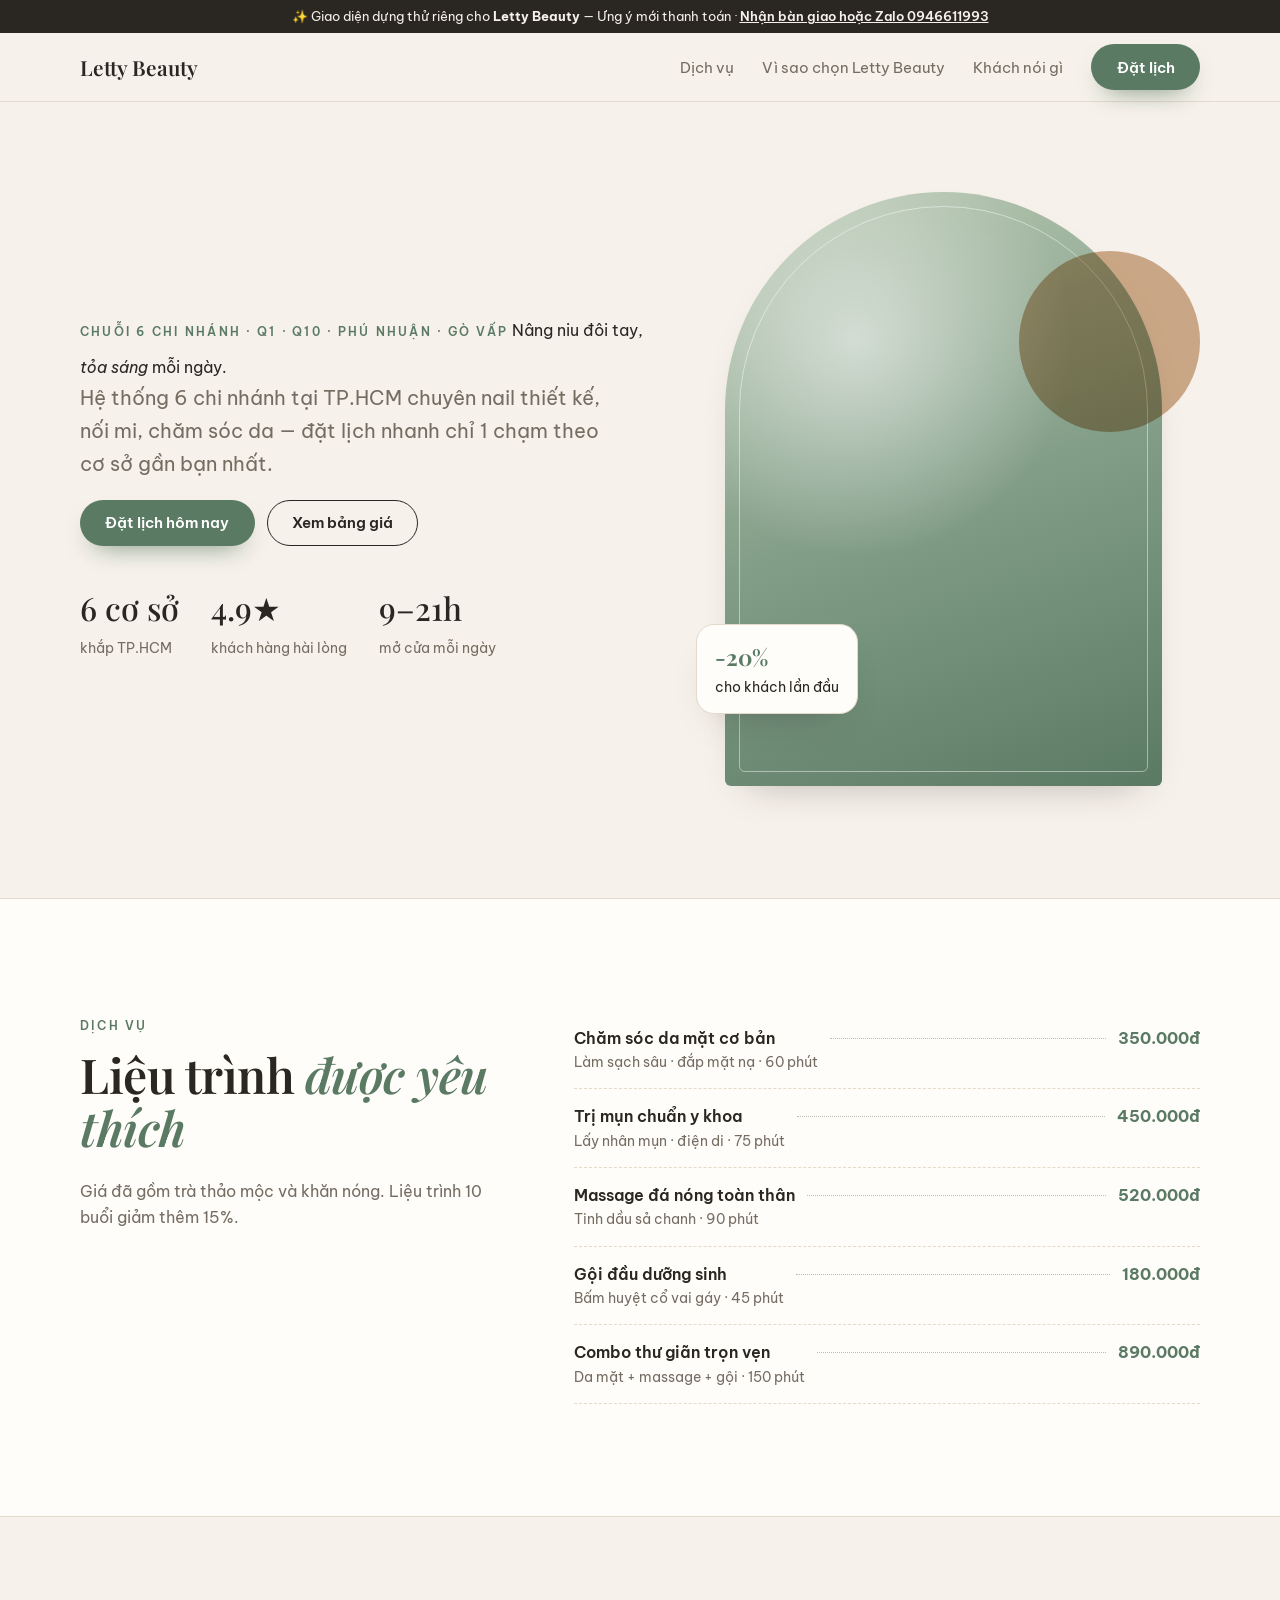
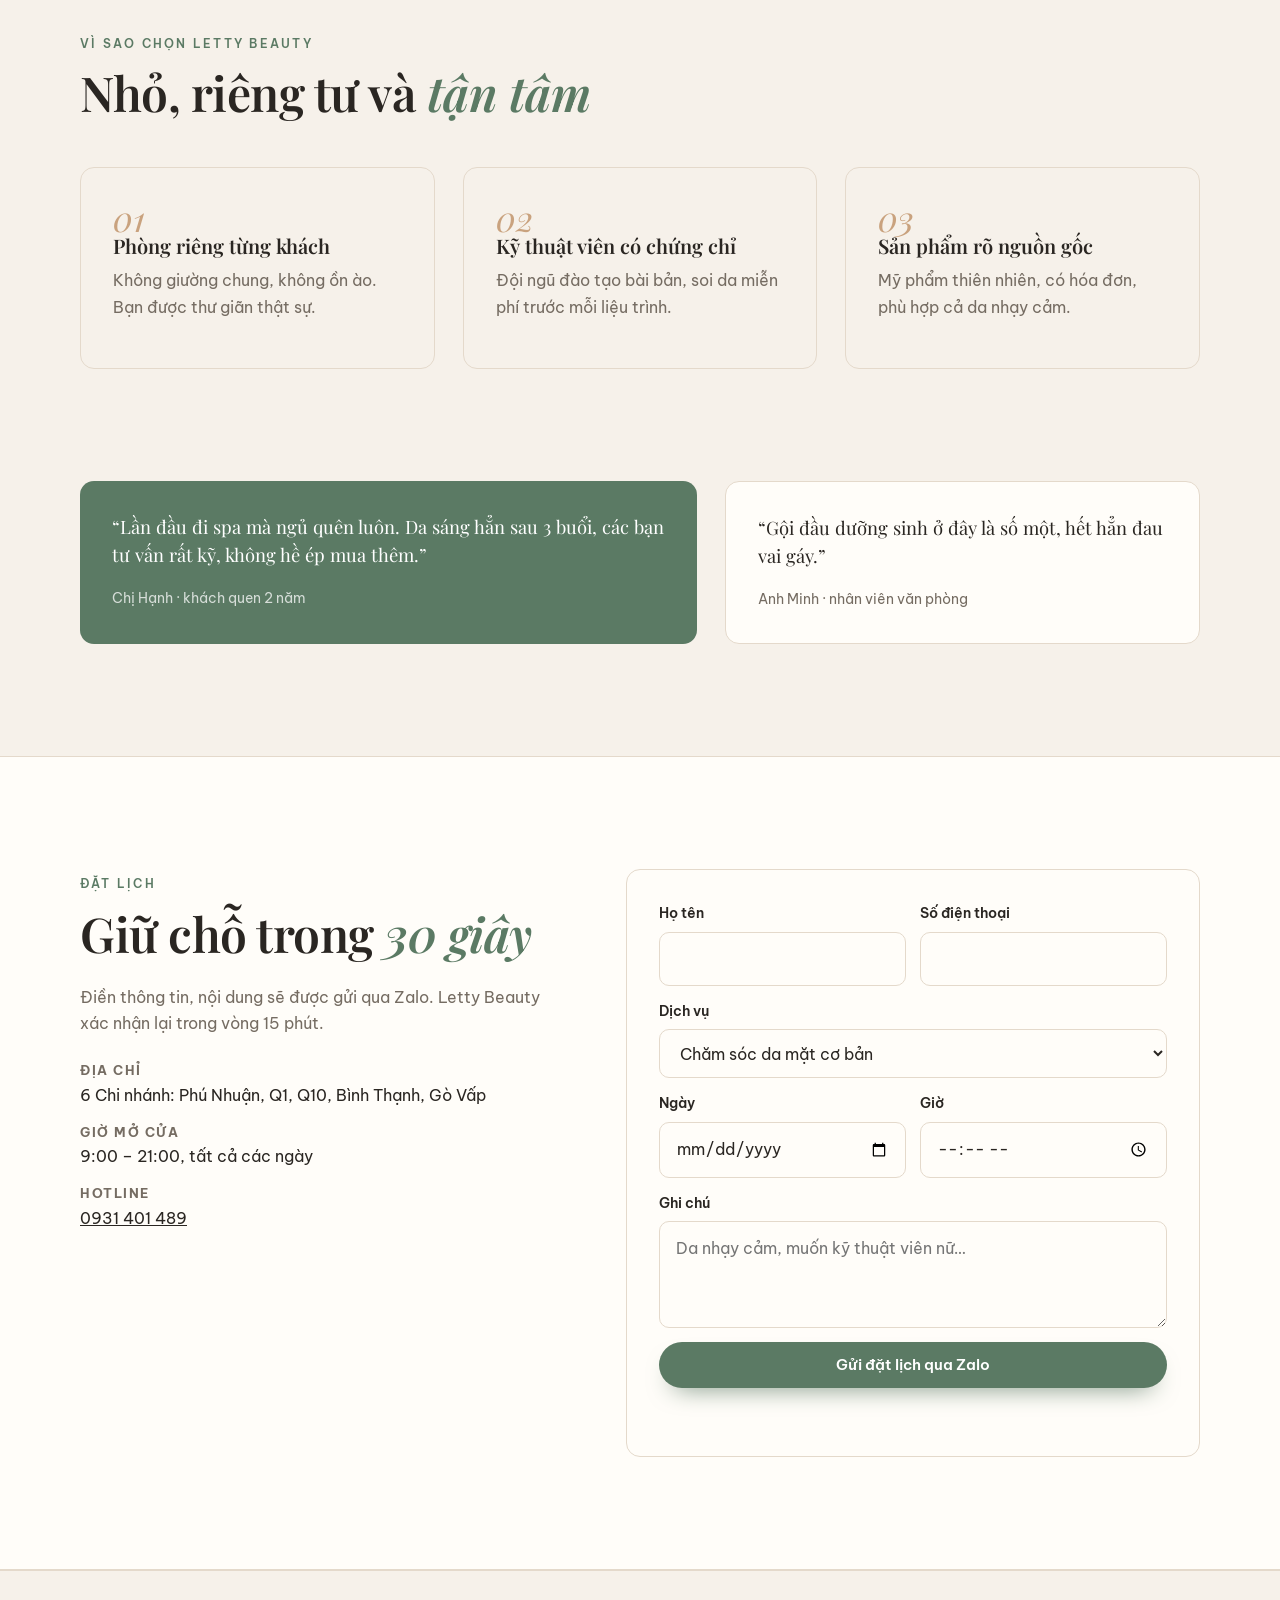
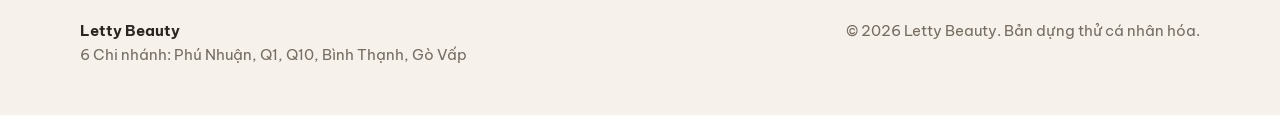
<file: xem-thu/letty-beauty/index.html>
<!doctype html>
<html lang="vi">
<head>
  <meta charset="utf-8">
  <meta name="robots" content="noindex,nofollow">
  <meta name="viewport" content="width=device-width, initial-scale=1">
  <title>Letty Beauty — Hệ thống 6 Chi nhánh Nail & Làm đẹp TP.HCM</title>
  <meta name="description" content="Letty Beauty: Chuỗi 6 chi nhánh nail & làm đẹp tại Q1, Q10, Bình Thạnh, Phú Nhuận, Gò Vấp. Xem bảng giá & đặt lịch nhanh.">
  <link rel="preconnect" href="https://fonts.googleapis.com">
  <link rel="preconnect" href="https://fonts.gstatic.com" crossorigin>
  <link href="https://fonts.googleapis.com/css2?family=Be+Vietnam+Pro:wght@400;600;700&family=Playfair+Display:ital,wght@0,500;0,600;1,500&display=swap&subset=vietnamese" rel="stylesheet">
  <link rel="stylesheet" href="../../assets/base.css">
  <style>
    :root {
      --bg: #f6f1ea; --surface: #fffdf9; --ink: #2a2622; --muted: #756c62; --line: #e4d9cb;
      --accent: #5b7a64; --accent-ink: #fff; --accent-soft: #e4ebe2; --clay: #c9a27e;
    }
    h1 em, h2 em { font-style: italic; color: var(--accent); }
    .hero { padding-block: clamp(40px, 7vw, 96px) var(--section); }
    .hero .wrap { display: grid; gap: clamp(32px, 5vw, 64px); align-items: center; grid-template-columns: 1.1fr 0.9fr; }
    .hero-art { position: relative; aspect-ratio: 4 / 5; }
    .arch {
      position: absolute; inset: 0 8% 0 0; border-radius: 999px 999px var(--radius-lg) var(--radius-lg);
      background:
        radial-gradient(circle at 30% 25%, rgba(255,255,255,.55), transparent 40%),
        linear-gradient(160deg, #b9c9b3 0%, #7f9b85 55%, #5b7a64 100%);
      box-shadow: var(--shadow);
    }
    .arch::after {
      content: ""; position: absolute; inset: 14px; border-radius: inherit; border: 1px solid rgba(255,255,255,.45);
    }
    .sun { position: absolute; width: 38%; aspect-ratio: 1; right: 0; top: 10%; border-radius: 50%; background: var(--clay); mix-blend-mode: multiply; opacity: .85; }
    .chip {
      position: absolute; left: -6%; bottom: 12%; background: var(--surface); border: 1px solid var(--line);
      border-radius: 18px; padding: 14px 18px; box-shadow: var(--shadow); font-size: .9rem;
    }
    .chip strong { display: block; font-family: var(--font-display); font-size: 1.4rem; color: var(--accent); }
    .stats { display: flex; gap: 32px; margin-top: 36px; flex-wrap: wrap; }
    .stats b { display: block; font-family: var(--font-display); font-size: 2rem; font-weight: 500; }
    .stats span { font-size: .85rem; color: var(--muted); }
    .services { background: var(--surface); border-block: 1px solid var(--line); }
    .services .wrap { display: grid; grid-template-columns: 0.8fr 1.2fr; gap: clamp(32px, 6vw, 80px); }
    .why { grid-template-columns: repeat(3, 1fr); }
    .why .card { background: transparent; }
    .why .num { font-family: var(--font-display); font-style: italic; color: var(--clay); font-size: 2.2rem; line-height: 1; }
    .quotes { grid-template-columns: 1.3fr 1fr; align-items: stretch; }
    .quotes .card:first-child { background: var(--accent); color: #fff; border: 0; }
    .quotes .card:first-child footer { color: rgba(255,255,255,.75); }
    .booking .wrap { display: grid; grid-template-columns: 0.9fr 1.1fr; gap: clamp(32px, 6vw, 80px); align-items: start; }
    .info-list { list-style: none; padding: 0; margin: 24px 0 0; display: grid; gap: 14px; }
    .info-list b { display: block; font-size: .8rem; letter-spacing: .12em; text-transform: uppercase; color: var(--muted); }
    @media (max-width: 860px) {
      .hero .wrap, .services .wrap, .booking .wrap, .quotes { grid-template-columns: 1fr; }
      .why { grid-template-columns: 1fr; }
      .hero-art { max-width: 380px; width: 100%; margin-inline: auto; }
      .chip { left: 0; }
    }
  </style>
</head>
<body data-phone="0946611993" data-business="Letty Beauty">
  <a class="skip" href="#main">Bỏ qua tới nội dung</a>
  <div class="demo-ribbon">✨ Giao diện dựng thử riêng cho <strong>Letty Beauty</strong> — Ưng ý mới thanh toán · <a href="https://zalo.me/0946611993" target="_blank" rel="noopener">Nhận bàn giao hoặc Zalo 0946611993</a></div>

  <header class="site-header">
    <div class="wrap">
      <a class="brand" href="#">Letty Beauty</a>
      <button class="nav-toggle" type="button" aria-label="Mở menu" aria-expanded="false" data-nav-toggle>☰</button>
      <nav class="nav" data-nav aria-label="Menu chính">
        <a href="#dich-vu">Dịch vụ</a>
        <a href="#vi-sao">Vì sao chọn Letty Beauty</a>
        <a href="#danh-gia">Khách nói gì</a>
        <a class="btn btn-primary" href="#dat-lich">Đặt lịch</a>
      </nav>
    </div>
  </header>

  <main id="main">
    <section class="hero">
      <div class="wrap">
        <div class="reveal">
          <span class="eyebrow">Chuỗi 6 Chi nhánh · Q1 · Q10 · Phú Nhuận · Gò Vấp</span>
          Nâng niu đôi tay, <em>tỏa sáng</em> mỗi ngày.
          <p class="lead">Hệ thống 6 chi nhánh tại TP.HCM chuyên nail thiết kế, nối mi, chăm sóc da — đặt lịch nhanh chỉ 1 chạm theo cơ sở gần bạn nhất.</p>
          <div class="btn-row">
            <a class="btn btn-primary" href="#dat-lich">Đặt lịch hôm nay</a>
            <a class="btn btn-ghost" href="#dich-vu">Xem bảng giá</a>
          </div>
          <div class="stats">
            <div><b>6 cơ sở</b><span>khắp TP.HCM</span></div>
            <div><b>4.9★</b><span>khách hàng hài lòng</span></div>
            <div><b>9–21h</b><span>mở cửa mỗi ngày</span></div>
          </div>
        </div>
        <div class="hero-art reveal" aria-hidden="true">
          <div class="arch"></div>
          <div class="sun"></div>
          <div class="chip"><strong>-20%</strong>cho khách lần đầu</div>
        </div>
      </div>
    </section>

    <section class="section services" id="dich-vu">
      <div class="wrap">
        <div class="section-head reveal">
          <span class="eyebrow">Dịch vụ</span>
          <h2>Liệu trình <em>được yêu thích</em></h2>
          <p class="muted">Giá đã gồm trà thảo mộc và khăn nóng. Liệu trình 10 buổi giảm thêm 15%.</p>
        </div>
        <ul class="price-list reveal">
          <li><span class="name">Chăm sóc da mặt cơ bản<small>Làm sạch sâu · đắp mặt nạ · 60 phút</small></span><span class="dots"></span><span class="price">350.000đ</span></li>
          <li><span class="name">Trị mụn chuẩn y khoa<small>Lấy nhân mụn · điện di · 75 phút</small></span><span class="dots"></span><span class="price">450.000đ</span></li>
          <li><span class="name">Massage đá nóng toàn thân<small>Tinh dầu sả chanh · 90 phút</small></span><span class="dots"></span><span class="price">520.000đ</span></li>
          <li><span class="name">Gội đầu dưỡng sinh<small>Bấm huyệt cổ vai gáy · 45 phút</small></span><span class="dots"></span><span class="price">180.000đ</span></li>
          <li><span class="name">Combo thư giãn trọn vẹn<small>Da mặt + massage + gội · 150 phút</small></span><span class="dots"></span><span class="price">890.000đ</span></li>
        </ul>
      </div>
    </section>

    <section class="section" id="vi-sao">
      <div class="wrap">
        <div class="section-head reveal">
          <span class="eyebrow">Vì sao chọn Letty Beauty</span>
          <h2>Nhỏ, riêng tư và <em>tận tâm</em></h2>
        </div>
        <div class="grid why">
          <article class="card reveal"><div class="num">01</div><h3>Phòng riêng từng khách</h3><p class="muted">Không giường chung, không ồn ào. Bạn được thư giãn thật sự.</p></article>
          <article class="card reveal"><div class="num">02</div><h3>Kỹ thuật viên có chứng chỉ</h3><p class="muted">Đội ngũ đào tạo bài bản, soi da miễn phí trước mỗi liệu trình.</p></article>
          <article class="card reveal"><div class="num">03</div><h3>Sản phẩm rõ nguồn gốc</h3><p class="muted">Mỹ phẩm thiên nhiên, có hóa đơn, phù hợp cả da nhạy cảm.</p></article>
        </div>
      </div>
    </section>

    <section class="section" id="danh-gia" style="padding-top:0">
      <div class="wrap grid quotes">
        <blockquote class="card quote reveal"><p>“Lần đầu đi spa mà ngủ quên luôn. Da sáng hẳn sau 3 buổi, các bạn tư vấn rất kỹ, không hề ép mua thêm.”</p><footer>Chị Hạnh · khách quen 2 năm</footer></blockquote>
        <blockquote class="card quote reveal"><p>“Gội đầu dưỡng sinh ở đây là số một, hết hẳn đau vai gáy.”</p><footer>Anh Minh · nhân viên văn phòng</footer></blockquote>
      </div>
    </section>

    <section class="section booking services" id="dat-lich">
      <div class="wrap">
        <div class="reveal">
          <span class="eyebrow">Đặt lịch</span>
          <h2>Giữ chỗ trong <em>30 giây</em></h2>
          <p class="muted">Điền thông tin, nội dung sẽ được gửi qua Zalo. Letty Beauty xác nhận lại trong vòng 15 phút.</p>
          <ul class="info-list">
            <li><b>Địa chỉ</b>6 Chi nhánh: Phú Nhuận, Q1, Q10, Bình Thạnh, Gò Vấp</li>
            <li><b>Giờ mở cửa</b>9:00 – 21:00, tất cả các ngày</li>
            <li><b>Hotline</b><a href="#" data-call>0931 401 489</a></li>
          </ul>
        </div>
        <form class="form card reveal" data-booking novalidate>
          <div class="form-row">
            <div class="field"><label for="name">Họ tên</label><input id="name" name="name" data-label="Họ tên" autocomplete="name" required></div>
            <div class="field"><label for="phone">Số điện thoại</label><input id="phone" name="phone" data-label="SĐT" inputmode="tel" autocomplete="tel" required></div>
          </div>
          <div class="field"><label for="service">Dịch vụ</label>
            <select id="service" name="service" data-label="Dịch vụ">
              <option>Chăm sóc da mặt cơ bản</option><option>Trị mụn chuẩn y khoa</option><option>Massage đá nóng toàn thân</option><option>Gội đầu dưỡng sinh</option><option>Combo thư giãn trọn vẹn</option>
            </select>
          </div>
          <div class="form-row">
            <div class="field"><label for="date">Ngày</label><input id="date" name="date" data-label="Ngày" type="date"></div>
            <div class="field"><label for="time">Giờ</label><input id="time" name="time" data-label="Giờ" type="time" min="09:00" max="20:00"></div>
          </div>
          <div class="field"><label for="note">Ghi chú</label><textarea id="note" name="note" data-label="Ghi chú" rows="3" placeholder="Da nhạy cảm, muốn kỹ thuật viên nữ…"></textarea></div>
          <button class="btn btn-primary" type="submit">Gửi đặt lịch qua Zalo</button>
          <p class="form-status" data-status role="status" aria-live="polite"></p>
          <pre class="form-fallback" data-fallback hidden></pre>
        </form>
      </div>
    </section>
  </main>

  <footer class="site-footer">
    <div class="wrap">
      <div><strong>Letty Beauty</strong><br>6 Chi nhánh: Phú Nhuận, Q1, Q10, Bình Thạnh, Gò Vấp</div>
      <div>© <span data-year></span> Letty Beauty. Bản dựng thử cá nhân hóa.</div>
    </div>
  </footer>

  <div class="contact-bar"><a href="#" data-call>Gọi ngay</a><a href="#" data-zalo>Chat Zalo</a></div>
  <script src="../../assets/main.js" defer></script>
</body>
</html>
</file>
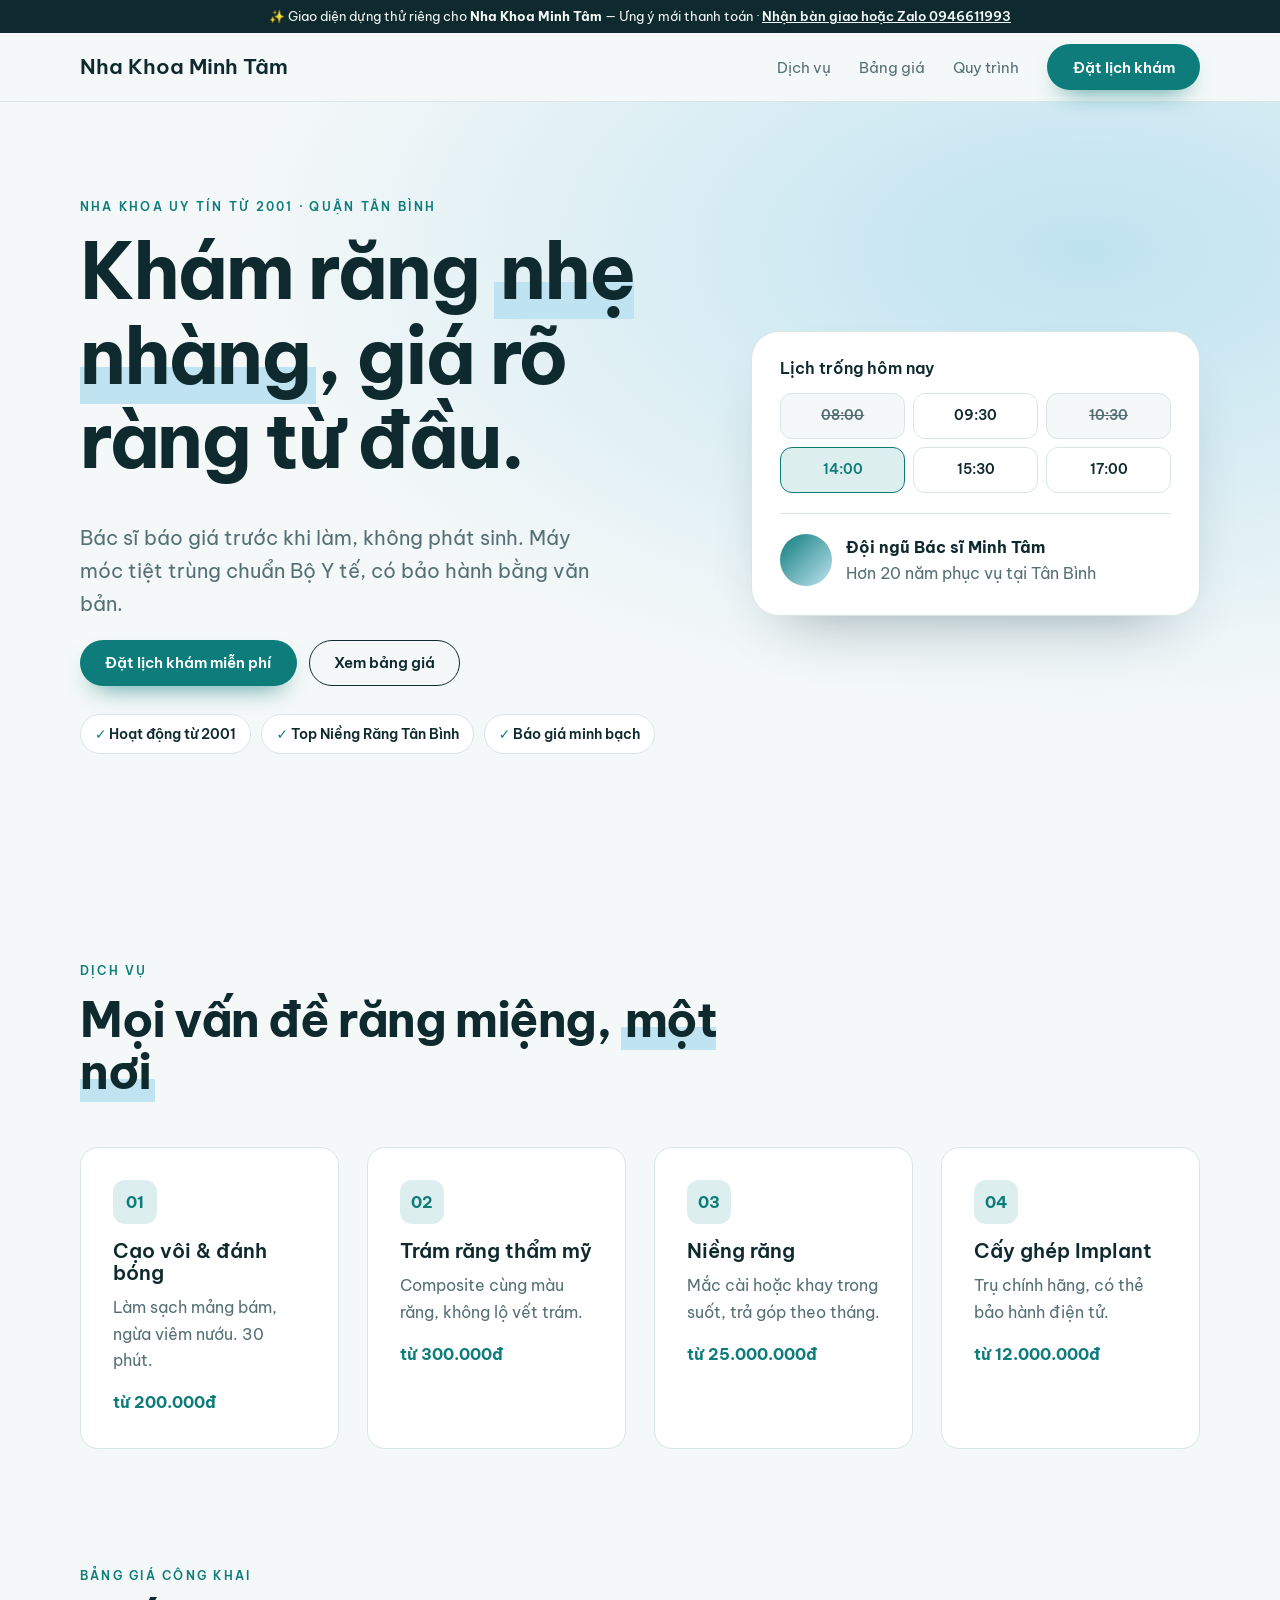
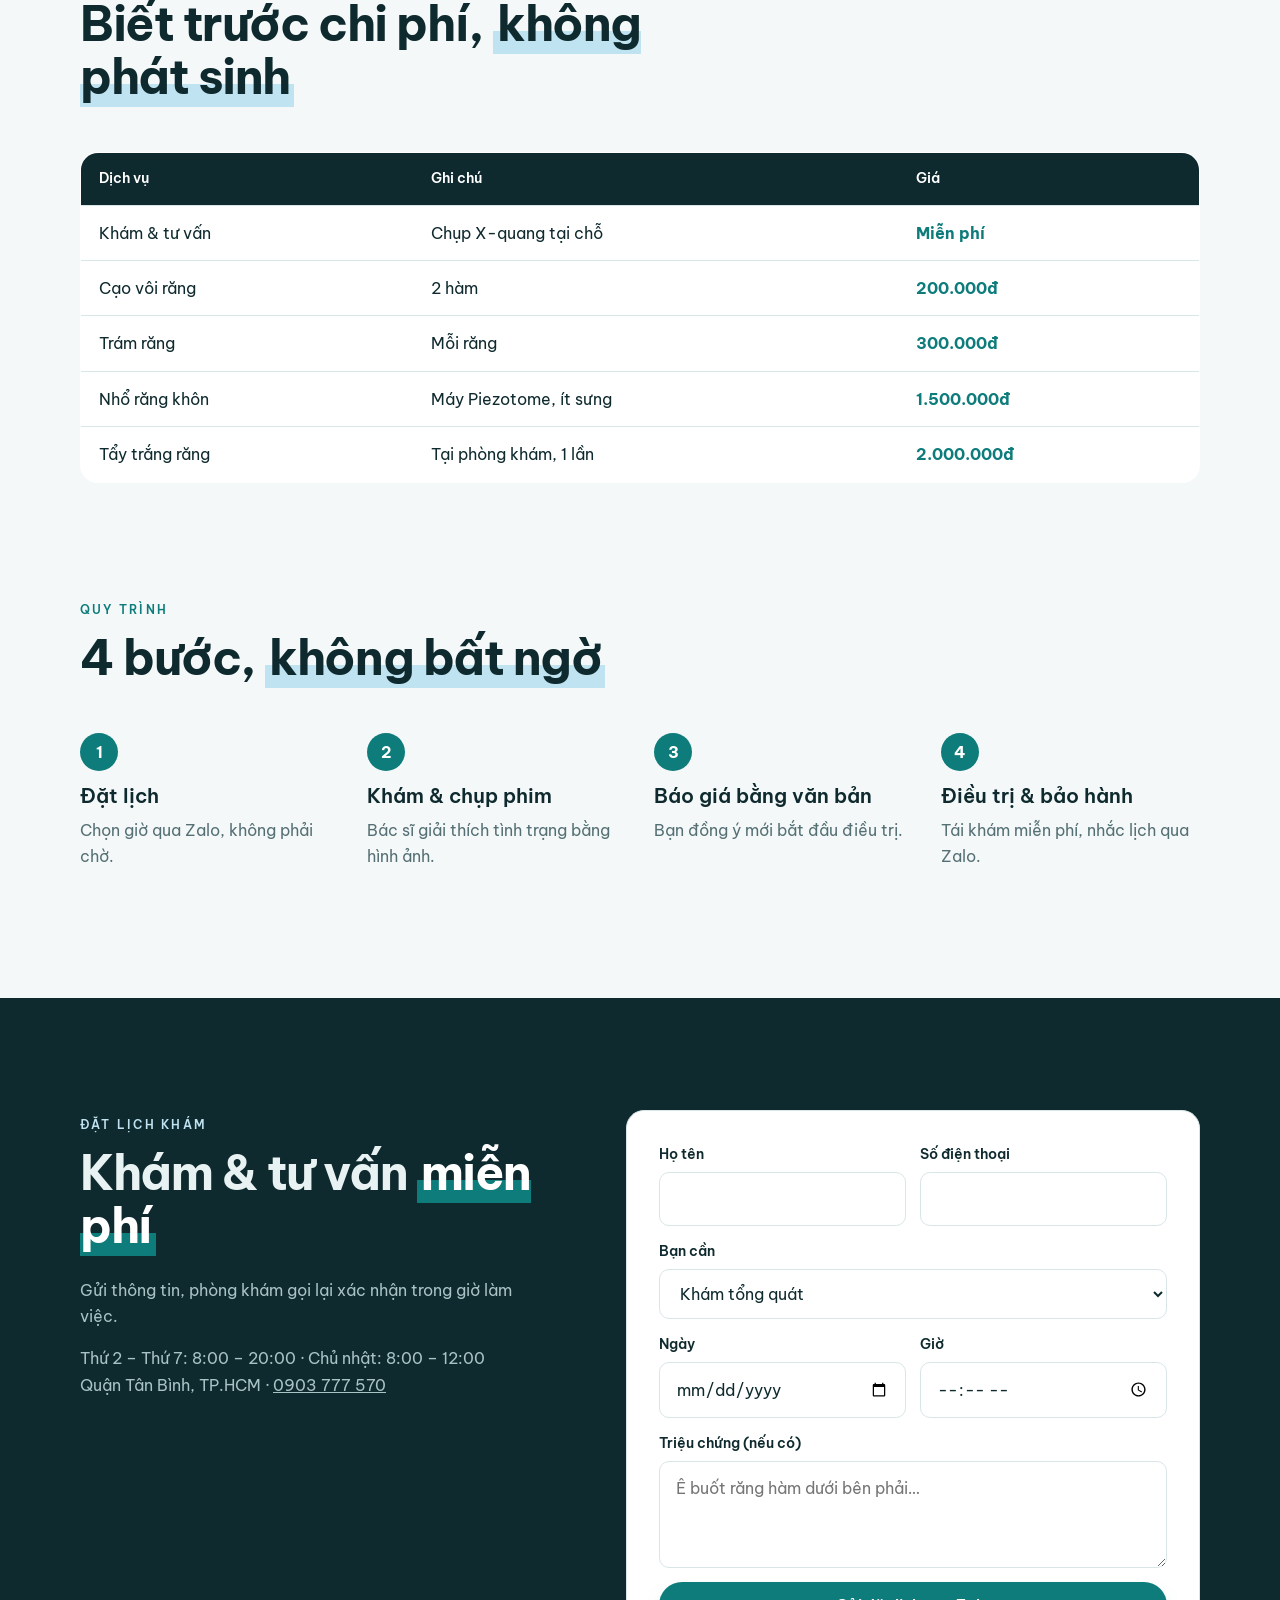
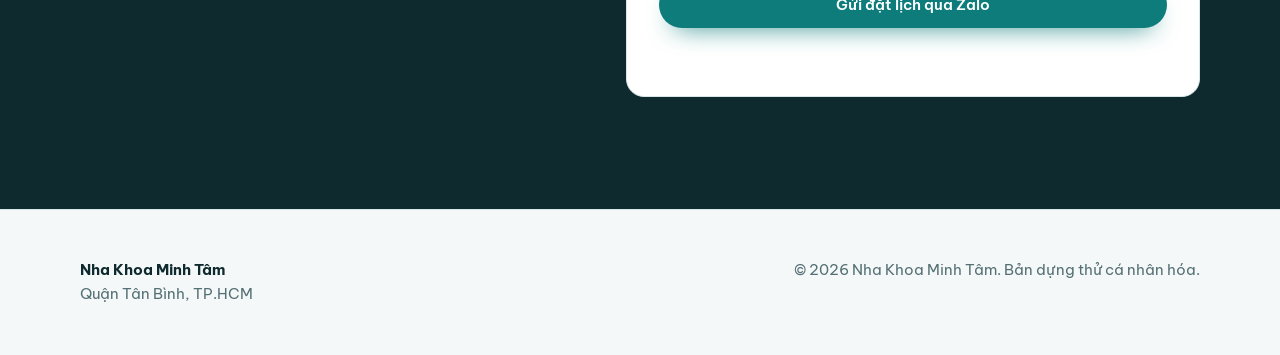
<file: xem-thu/nha-khoa-minh-tam/index.html>
<!doctype html>
<html lang="vi">
<head>
  <meta charset="utf-8">
  <meta name="robots" content="noindex,nofollow">
  <meta name="viewport" content="width=device-width, initial-scale=1">
  <title>Nha Khoa Minh Tâm — Tân Bình · Uy tín từ năm 2001</title>
  <meta name="description" content="Nha Khoa Minh Tâm (Tân Bình, từ 2001): Niềng răng, chỉnh nha, khám tổng quát, đặt lịch hẹn nhanh qua Zalo.">
  <link rel="preconnect" href="https://fonts.googleapis.com">
  <link rel="preconnect" href="https://fonts.gstatic.com" crossorigin>
  <link href="https://fonts.googleapis.com/css2?family=Be+Vietnam+Pro:wght@400;500;600;700&display=swap&subset=vietnamese" rel="stylesheet">
  <link rel="stylesheet" href="../../assets/base.css">
  <style>
    :root {
      --bg: #f4f8f8; --surface: #ffffff; --ink: #0f2a2e; --muted: #557075; --line: #d9e6e7;
      --accent: #0e7c7b; --accent-ink: #fff; --accent-soft: #dcefee; --sky: #bfe3f0;
      --font-display: "Be Vietnam Pro", system-ui, sans-serif; --radius: 18px;
    }
    h1, h2 { font-weight: 700; letter-spacing: -0.03em; }
    h1 mark, h2 mark { background: linear-gradient(transparent 62%, var(--sky) 62%); color: inherit; padding: 0 .08em; }
    .hero { padding-block: clamp(40px, 7vw, 96px); background: radial-gradient(ellipse at 85% 20%, var(--sky), transparent 55%); }
    .hero .wrap { display: grid; grid-template-columns: 1.15fr 0.85fr; gap: clamp(32px, 5vw, 64px); align-items: center; }
    .trust { display: flex; flex-wrap: wrap; gap: 10px; margin-top: 28px; }
    .trust span { background: var(--surface); border: 1px solid var(--line); border-radius: 999px; padding: 8px 14px; font-size: .85rem; font-weight: 600; }
    .trust span::before { content: "✓ "; color: var(--accent); }
    .panel { background: var(--surface); border-radius: 28px; padding: 28px; box-shadow: 0 30px 60px -36px rgba(15,42,46,.45); border: 1px solid var(--line); }
    .panel h3 { font-size: 1rem; margin-bottom: 16px; }
    .slot-grid { display: grid; grid-template-columns: repeat(3, 1fr); gap: 8px; }
    .slot { border: 1.5px solid var(--line); border-radius: 12px; padding: 10px 4px; text-align: center; font-weight: 600; font-size: .9rem; }
    .slot.full { color: var(--muted); text-decoration: line-through; background: var(--bg); }
    .slot.hot { border-color: var(--accent); color: var(--accent); background: var(--accent-soft); }
    .doctor { display: flex; gap: 14px; align-items: center; margin-top: 20px; padding-top: 20px; border-top: 1px solid var(--line); }
    .avatar { width: 52px; height: 52px; border-radius: 50%; background: linear-gradient(135deg, var(--accent), var(--sky)); flex: none; }
    .services-grid { grid-template-columns: repeat(4, 1fr); }
    .svc { transition: transform .3s var(--ease), box-shadow .3s; }
    .svc:hover { transform: translateY(-4px); box-shadow: var(--shadow); }
    .svc .icon { width: 44px; height: 44px; border-radius: 12px; background: var(--accent-soft); color: var(--accent); display: grid; place-items: center; font-weight: 700; margin-bottom: 16px; }
    .svc .from { font-weight: 700; color: var(--accent); }
    .table-wrap { overflow-x: auto; }
    table { width: 100%; border-collapse: collapse; background: var(--surface); border-radius: var(--radius); overflow: hidden; border: 1px solid var(--line); }
    th, td { text-align: left; padding: 14px 18px; border-bottom: 1px solid var(--line); }
    th { background: var(--ink); color: #fff; font-weight: 600; font-size: .9rem; }
    td:last-child { font-weight: 700; color: var(--accent); white-space: nowrap; }
    tr:last-child td { border-bottom: 0; }
    .steps { grid-template-columns: repeat(4, 1fr); counter-reset: step; }
    .step { position: relative; padding-top: 52px; }
    .step::before { counter-increment: step; content: counter(step); position: absolute; top: 0; left: 0; width: 38px; height: 38px; border-radius: 50%; background: var(--accent); color: #fff; display: grid; place-items: center; font-weight: 700; }
    .booking { background: var(--ink); color: #e8f2f2; }
    .booking .wrap { display: grid; grid-template-columns: 0.9fr 1.1fr; gap: clamp(32px, 6vw, 80px); align-items: start; }
    .booking .eyebrow { color: var(--sky); }
    .booking .muted { color: #a9c3c5; }
    .booking .form { color: var(--ink); }
    @media (max-width: 960px) { .services-grid, .steps { grid-template-columns: repeat(2, 1fr); } }
    @media (max-width: 860px) { .hero .wrap, .booking .wrap { grid-template-columns: 1fr; } }
    @media (max-width: 520px) { .services-grid, .steps { grid-template-columns: 1fr; } }
  </style>
</head>
<body data-phone="0946611993" data-business="Nha Khoa Minh Tâm">
  <a class="skip" href="#main">Bỏ qua tới nội dung</a>
  <div class="demo-ribbon">✨ Giao diện dựng thử riêng cho <strong>Nha Khoa Minh Tâm</strong> — Ưng ý mới thanh toán · <a href="https://zalo.me/0946611993" target="_blank" rel="noopener">Nhận bàn giao hoặc Zalo 0946611993</a></div>

  <header class="site-header">
    <div class="wrap">
      <a class="brand" href="#">Nha Khoa Minh Tâm</a>
      <button class="nav-toggle" type="button" aria-label="Mở menu" aria-expanded="false" data-nav-toggle>☰</button>
      <nav class="nav" data-nav aria-label="Menu chính">
        <a href="#dich-vu">Dịch vụ</a>
        <a href="#bang-gia">Bảng giá</a>
        <a href="#quy-trinh">Quy trình</a>
        <a class="btn btn-primary" href="#dat-lich">Đặt lịch khám</a>
      </nav>
    </div>
  </header>

  <main id="main">
    <section class="hero">
      <div class="wrap">
        <div class="reveal">
          <span class="eyebrow">Nha khoa uy tín từ 2001 · Quận Tân Bình</span>
          <h1>Khám răng <mark>nhẹ nhàng</mark>, giá rõ ràng từ đầu.</h1>
          <p class="lead">Bác sĩ báo giá trước khi làm, không phát sinh. Máy móc tiệt trùng chuẩn Bộ Y tế, có bảo hành bằng văn bản.</p>
          <div class="btn-row">
            <a class="btn btn-primary" href="#dat-lich">Đặt lịch khám miễn phí</a>
            <a class="btn btn-ghost" href="#bang-gia">Xem bảng giá</a>
          </div>
          <div class="trust"><span>Hoạt động từ 2001</span><span>Top Niềng Răng Tân Bình</span><span>Báo giá minh bạch</span></div>
        </div>
        <aside class="panel reveal" aria-label="Lịch trống hôm nay">
          <h3>Lịch trống hôm nay</h3>
          <div class="slot-grid">
            <div class="slot full">08:00</div><div class="slot">09:30</div><div class="slot full">10:30</div>
            <div class="slot hot">14:00</div><div class="slot">15:30</div><div class="slot">17:00</div>
          </div>
          <div class="doctor"><div class="avatar" aria-hidden="true"></div><div><b>Đội ngũ Bác sĩ Minh Tâm</b><br><span class="muted">Hơn 20 năm phục vụ tại Tân Bình</span></div></div>
        </aside>
      </div>
    </section>

    <section class="section" id="dich-vu">
      <div class="wrap">
        <div class="section-head reveal">
          <span class="eyebrow">Dịch vụ</span>
          <h2>Mọi vấn đề răng miệng, <mark>một nơi</mark></h2>
        </div>
        <div class="grid services-grid">
          <article class="card svc reveal"><div class="icon">01</div><h3>Cạo vôi & đánh bóng</h3><p class="muted">Làm sạch mảng bám, ngừa viêm nướu. 30 phút.</p><span class="from">từ 200.000đ</span></article>
          <article class="card svc reveal"><div class="icon">02</div><h3>Trám răng thẩm mỹ</h3><p class="muted">Composite cùng màu răng, không lộ vết trám.</p><span class="from">từ 300.000đ</span></article>
          <article class="card svc reveal"><div class="icon">03</div><h3>Niềng răng</h3><p class="muted">Mắc cài hoặc khay trong suốt, trả góp theo tháng.</p><span class="from">từ 25.000.000đ</span></article>
          <article class="card svc reveal"><div class="icon">04</div><h3>Cấy ghép Implant</h3><p class="muted">Trụ chính hãng, có thẻ bảo hành điện tử.</p><span class="from">từ 12.000.000đ</span></article>
        </div>
      </div>
    </section>

    <section class="section" id="bang-gia" style="padding-top:0">
      <div class="wrap">
        <div class="section-head reveal">
          <span class="eyebrow">Bảng giá công khai</span>
          <h2>Biết trước chi phí, <mark>không phát sinh</mark></h2>
        </div>
        <div class="table-wrap reveal">
          <table>
            <thead><tr><th>Dịch vụ</th><th>Ghi chú</th><th>Giá</th></tr></thead>
            <tbody>
              <tr><td>Khám & tư vấn</td><td>Chụp X-quang tại chỗ</td><td>Miễn phí</td></tr>
              <tr><td>Cạo vôi răng</td><td>2 hàm</td><td>200.000đ</td></tr>
              <tr><td>Trám răng</td><td>Mỗi răng</td><td>300.000đ</td></tr>
              <tr><td>Nhổ răng khôn</td><td>Máy Piezotome, ít sưng</td><td>1.500.000đ</td></tr>
              <tr><td>Tẩy trắng răng</td><td>Tại phòng khám, 1 lần</td><td>2.000.000đ</td></tr>
            </tbody>
          </table>
        </div>
      </div>
    </section>

    <section class="section" id="quy-trinh" style="padding-top:0">
      <div class="wrap">
        <div class="section-head reveal">
          <span class="eyebrow">Quy trình</span>
          <h2>4 bước, <mark>không bất ngờ</mark></h2>
        </div>
        <div class="grid steps">
          <div class="step reveal"><h3>Đặt lịch</h3><p class="muted">Chọn giờ qua Zalo, không phải chờ.</p></div>
          <div class="step reveal"><h3>Khám & chụp phim</h3><p class="muted">Bác sĩ giải thích tình trạng bằng hình ảnh.</p></div>
          <div class="step reveal"><h3>Báo giá bằng văn bản</h3><p class="muted">Bạn đồng ý mới bắt đầu điều trị.</p></div>
          <div class="step reveal"><h3>Điều trị & bảo hành</h3><p class="muted">Tái khám miễn phí, nhắc lịch qua Zalo.</p></div>
        </div>
      </div>
    </section>

    <section class="section booking" id="dat-lich">
      <div class="wrap">
        <div class="reveal">
          <span class="eyebrow">Đặt lịch khám</span>
          <h2>Khám & tư vấn <mark style="color:#fff;background:linear-gradient(transparent 62%, var(--accent) 62%)">miễn phí</mark></h2>
          <p class="muted">Gửi thông tin, phòng khám gọi lại xác nhận trong giờ làm việc.</p>
          <p class="muted">Thứ 2 – Thứ 7: 8:00 – 20:00 · Chủ nhật: 8:00 – 12:00<br>Quận Tân Bình, TP.HCM · <a href="#" data-call>0903 777 570</a></p>
        </div>
        <form class="form card reveal" data-booking novalidate>
          <div class="form-row">
            <div class="field"><label for="name">Họ tên</label><input id="name" name="name" data-label="Họ tên" autocomplete="name" required></div>
            <div class="field"><label for="phone">Số điện thoại</label><input id="phone" name="phone" data-label="SĐT" inputmode="tel" autocomplete="tel" required></div>
          </div>
          <div class="field"><label for="service">Bạn cần</label>
            <select id="service" name="service" data-label="Dịch vụ"><option>Khám tổng quát</option><option>Cạo vôi răng</option><option>Trám răng</option><option>Nhổ răng khôn</option><option>Tư vấn niềng răng</option><option>Tư vấn Implant</option></select>
          </div>
          <div class="form-row">
            <div class="field"><label for="date">Ngày</label><input id="date" name="date" data-label="Ngày" type="date"></div>
            <div class="field"><label for="time">Giờ</label><input id="time" name="time" data-label="Giờ" type="time" min="08:00" max="19:30"></div>
          </div>
          <div class="field"><label for="note">Triệu chứng (nếu có)</label><textarea id="note" name="note" data-label="Ghi chú" rows="3" placeholder="Ê buốt răng hàm dưới bên phải…"></textarea></div>
          <button class="btn btn-primary" type="submit">Gửi đặt lịch qua Zalo</button>
          <p class="form-status" data-status role="status" aria-live="polite"></p>
          <pre class="form-fallback" data-fallback hidden></pre>
        </form>
      </div>
    </section>
  </main>

  <footer class="site-footer">
    <div class="wrap">
      <div><strong>Nha Khoa Minh Tâm</strong><br>Quận Tân Bình, TP.HCM</div>
      <div>© <span data-year></span> Nha Khoa Minh Tâm. Bản dựng thử cá nhân hóa.</div>
    </div>
  </footer>

  <div class="contact-bar"><a href="#" data-call>Gọi tư vấn</a><a href="#" data-zalo>Chat Zalo</a></div>
  <script src="../../assets/main.js" defer></script>
</body>
</html>
</file>
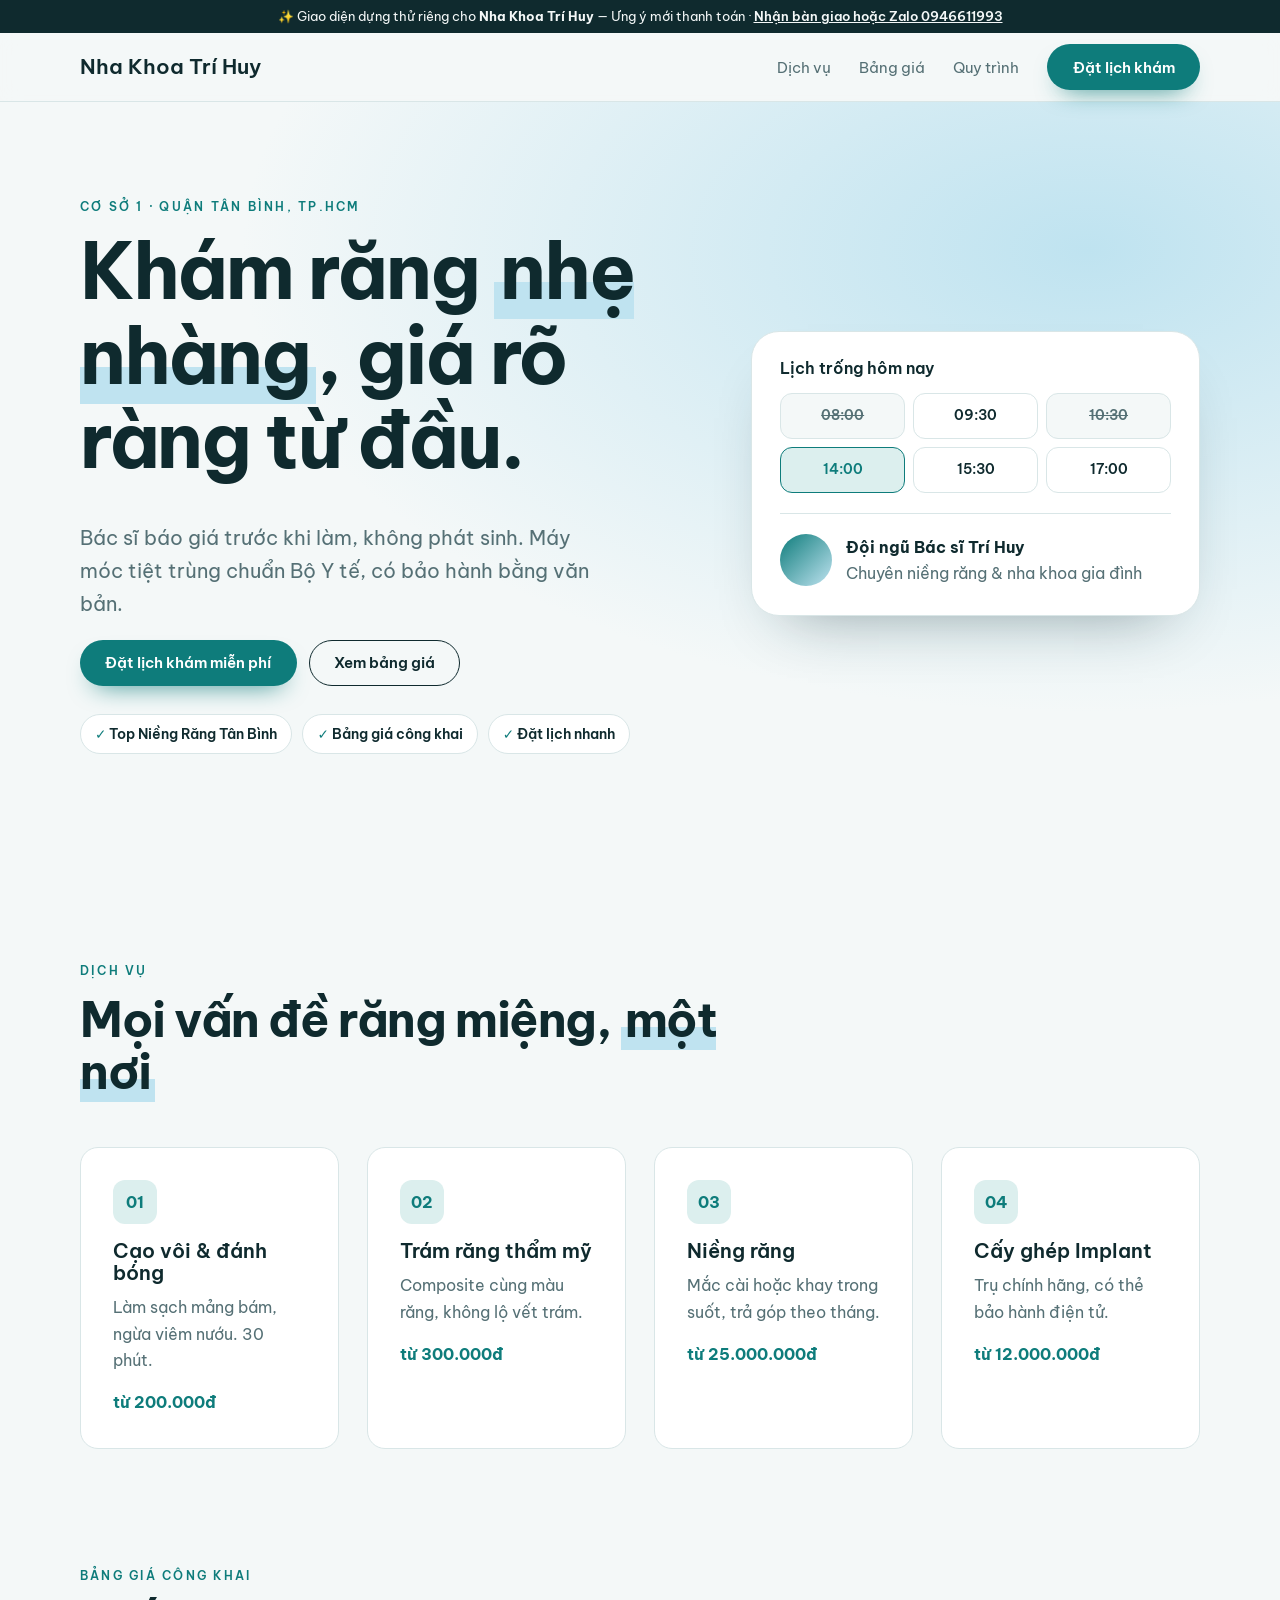
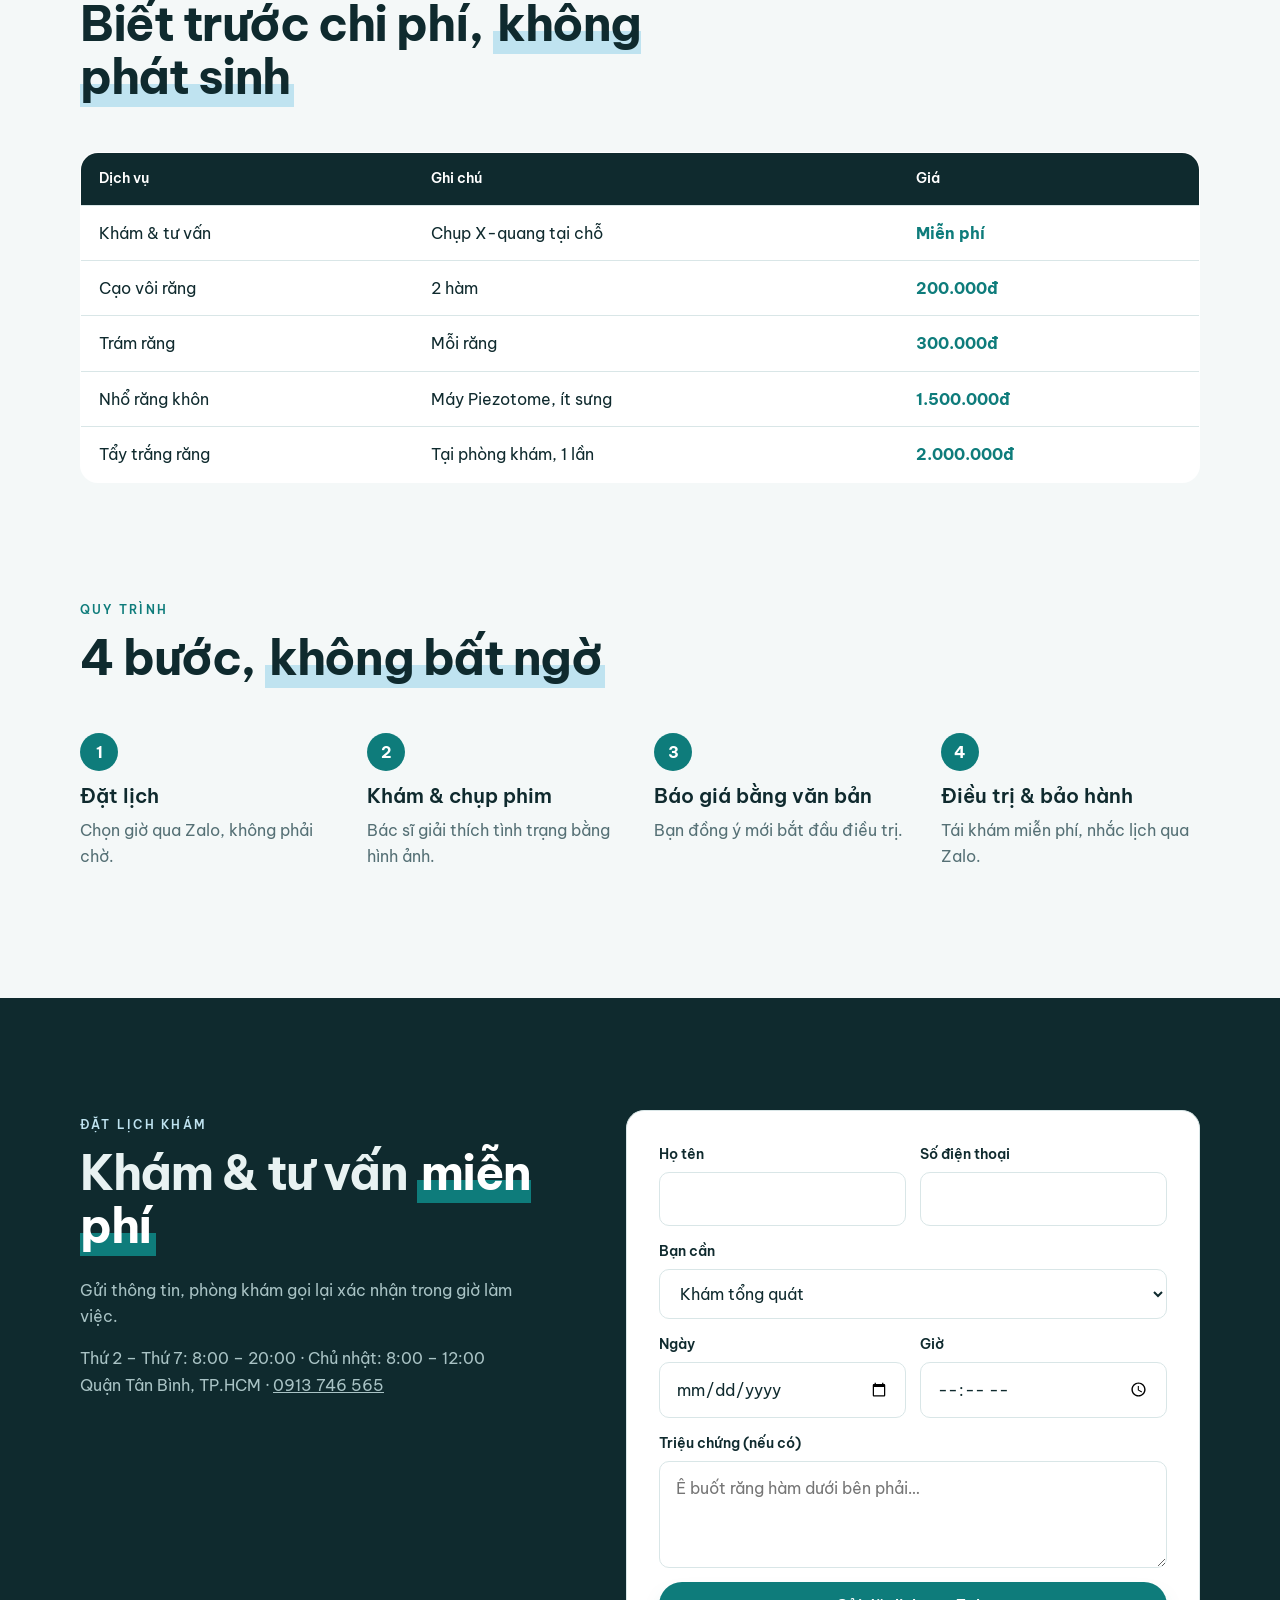
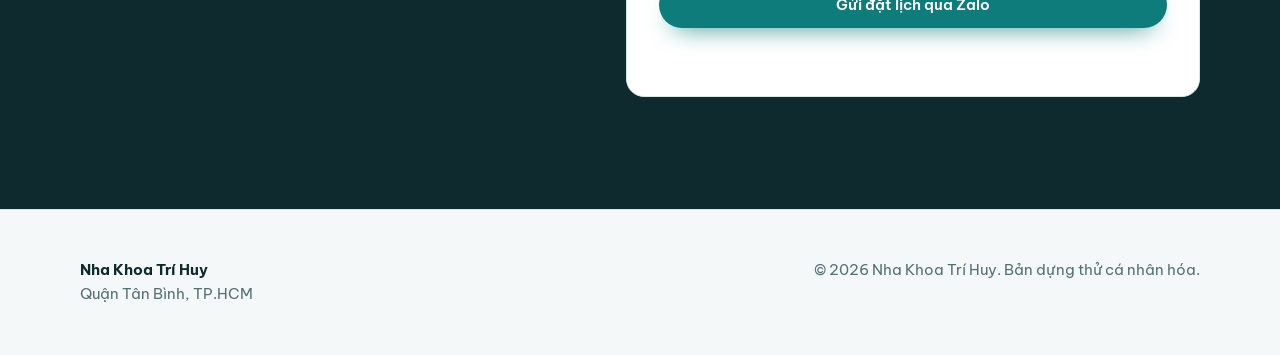
<file: xem-thu/nha-khoa-tri-huy/index.html>
<!doctype html>
<html lang="vi">
<head>
  <meta charset="utf-8">
  <meta name="robots" content="noindex,nofollow">
  <meta name="viewport" content="width=device-width, initial-scale=1">
  <title>Nha Khoa Trí Huy — Niềng răng & Chăm sóc nha khoa · Tân Bình</title>
  <meta name="description" content="Nha Khoa Trí Huy (Tân Bình): Niềng răng, khám răng minh bạch, bảng giá công khai và đặt lịch khám qua Zalo.">
  <link rel="preconnect" href="https://fonts.googleapis.com">
  <link rel="preconnect" href="https://fonts.gstatic.com" crossorigin>
  <link href="https://fonts.googleapis.com/css2?family=Be+Vietnam+Pro:wght@400;500;600;700&display=swap&subset=vietnamese" rel="stylesheet">
  <link rel="stylesheet" href="../../assets/base.css">
  <style>
    :root {
      --bg: #f4f8f8; --surface: #ffffff; --ink: #0f2a2e; --muted: #557075; --line: #d9e6e7;
      --accent: #0e7c7b; --accent-ink: #fff; --accent-soft: #dcefee; --sky: #bfe3f0;
      --font-display: "Be Vietnam Pro", system-ui, sans-serif; --radius: 18px;
    }
    h1, h2 { font-weight: 700; letter-spacing: -0.03em; }
    h1 mark, h2 mark { background: linear-gradient(transparent 62%, var(--sky) 62%); color: inherit; padding: 0 .08em; }
    .hero { padding-block: clamp(40px, 7vw, 96px); background: radial-gradient(ellipse at 85% 20%, var(--sky), transparent 55%); }
    .hero .wrap { display: grid; grid-template-columns: 1.15fr 0.85fr; gap: clamp(32px, 5vw, 64px); align-items: center; }
    .trust { display: flex; flex-wrap: wrap; gap: 10px; margin-top: 28px; }
    .trust span { background: var(--surface); border: 1px solid var(--line); border-radius: 999px; padding: 8px 14px; font-size: .85rem; font-weight: 600; }
    .trust span::before { content: "✓ "; color: var(--accent); }
    .panel { background: var(--surface); border-radius: 28px; padding: 28px; box-shadow: 0 30px 60px -36px rgba(15,42,46,.45); border: 1px solid var(--line); }
    .panel h3 { font-size: 1rem; margin-bottom: 16px; }
    .slot-grid { display: grid; grid-template-columns: repeat(3, 1fr); gap: 8px; }
    .slot { border: 1.5px solid var(--line); border-radius: 12px; padding: 10px 4px; text-align: center; font-weight: 600; font-size: .9rem; }
    .slot.full { color: var(--muted); text-decoration: line-through; background: var(--bg); }
    .slot.hot { border-color: var(--accent); color: var(--accent); background: var(--accent-soft); }
    .doctor { display: flex; gap: 14px; align-items: center; margin-top: 20px; padding-top: 20px; border-top: 1px solid var(--line); }
    .avatar { width: 52px; height: 52px; border-radius: 50%; background: linear-gradient(135deg, var(--accent), var(--sky)); flex: none; }
    .services-grid { grid-template-columns: repeat(4, 1fr); }
    .svc { transition: transform .3s var(--ease), box-shadow .3s; }
    .svc:hover { transform: translateY(-4px); box-shadow: var(--shadow); }
    .svc .icon { width: 44px; height: 44px; border-radius: 12px; background: var(--accent-soft); color: var(--accent); display: grid; place-items: center; font-weight: 700; margin-bottom: 16px; }
    .svc .from { font-weight: 700; color: var(--accent); }
    .table-wrap { overflow-x: auto; }
    table { width: 100%; border-collapse: collapse; background: var(--surface); border-radius: var(--radius); overflow: hidden; border: 1px solid var(--line); }
    th, td { text-align: left; padding: 14px 18px; border-bottom: 1px solid var(--line); }
    th { background: var(--ink); color: #fff; font-weight: 600; font-size: .9rem; }
    td:last-child { font-weight: 700; color: var(--accent); white-space: nowrap; }
    tr:last-child td { border-bottom: 0; }
    .steps { grid-template-columns: repeat(4, 1fr); counter-reset: step; }
    .step { position: relative; padding-top: 52px; }
    .step::before { counter-increment: step; content: counter(step); position: absolute; top: 0; left: 0; width: 38px; height: 38px; border-radius: 50%; background: var(--accent); color: #fff; display: grid; place-items: center; font-weight: 700; }
    .booking { background: var(--ink); color: #e8f2f2; }
    .booking .wrap { display: grid; grid-template-columns: 0.9fr 1.1fr; gap: clamp(32px, 6vw, 80px); align-items: start; }
    .booking .eyebrow { color: var(--sky); }
    .booking .muted { color: #a9c3c5; }
    .booking .form { color: var(--ink); }
    @media (max-width: 960px) { .services-grid, .steps { grid-template-columns: repeat(2, 1fr); } }
    @media (max-width: 860px) { .hero .wrap, .booking .wrap { grid-template-columns: 1fr; } }
    @media (max-width: 520px) { .services-grid, .steps { grid-template-columns: 1fr; } }
  </style>
</head>
<body data-phone="0946611993" data-business="Nha Khoa Trí Huy">
  <a class="skip" href="#main">Bỏ qua tới nội dung</a>
  <div class="demo-ribbon">✨ Giao diện dựng thử riêng cho <strong>Nha Khoa Trí Huy</strong> — Ưng ý mới thanh toán · <a href="https://zalo.me/0946611993" target="_blank" rel="noopener">Nhận bàn giao hoặc Zalo 0946611993</a></div>

  <header class="site-header">
    <div class="wrap">
      <a class="brand" href="#">Nha Khoa Trí Huy</a>
      <button class="nav-toggle" type="button" aria-label="Mở menu" aria-expanded="false" data-nav-toggle>☰</button>
      <nav class="nav" data-nav aria-label="Menu chính">
        <a href="#dich-vu">Dịch vụ</a>
        <a href="#bang-gia">Bảng giá</a>
        <a href="#quy-trinh">Quy trình</a>
        <a class="btn btn-primary" href="#dat-lich">Đặt lịch khám</a>
      </nav>
    </div>
  </header>

  <main id="main">
    <section class="hero">
      <div class="wrap">
        <div class="reveal">
          <span class="eyebrow">Cơ sở 1 · Quận Tân Bình, TP.HCM</span>
          <h1>Khám răng <mark>nhẹ nhàng</mark>, giá rõ ràng từ đầu.</h1>
          <p class="lead">Bác sĩ báo giá trước khi làm, không phát sinh. Máy móc tiệt trùng chuẩn Bộ Y tế, có bảo hành bằng văn bản.</p>
          <div class="btn-row">
            <a class="btn btn-primary" href="#dat-lich">Đặt lịch khám miễn phí</a>
            <a class="btn btn-ghost" href="#bang-gia">Xem bảng giá</a>
          </div>
          <div class="trust"><span>Top Niềng Răng Tân Bình</span><span>Bảng giá công khai</span><span>Đặt lịch nhanh</span></div>
        </div>
        <aside class="panel reveal" aria-label="Lịch trống hôm nay">
          <h3>Lịch trống hôm nay</h3>
          <div class="slot-grid">
            <div class="slot full">08:00</div><div class="slot">09:30</div><div class="slot full">10:30</div>
            <div class="slot hot">14:00</div><div class="slot">15:30</div><div class="slot">17:00</div>
          </div>
          <div class="doctor"><div class="avatar" aria-hidden="true"></div><div><b>Đội ngũ Bác sĩ Trí Huy</b><br><span class="muted">Chuyên niềng răng & nha khoa gia đình</span></div></div>
        </aside>
      </div>
    </section>

    <section class="section" id="dich-vu">
      <div class="wrap">
        <div class="section-head reveal">
          <span class="eyebrow">Dịch vụ</span>
          <h2>Mọi vấn đề răng miệng, <mark>một nơi</mark></h2>
        </div>
        <div class="grid services-grid">
          <article class="card svc reveal"><div class="icon">01</div><h3>Cạo vôi & đánh bóng</h3><p class="muted">Làm sạch mảng bám, ngừa viêm nướu. 30 phút.</p><span class="from">từ 200.000đ</span></article>
          <article class="card svc reveal"><div class="icon">02</div><h3>Trám răng thẩm mỹ</h3><p class="muted">Composite cùng màu răng, không lộ vết trám.</p><span class="from">từ 300.000đ</span></article>
          <article class="card svc reveal"><div class="icon">03</div><h3>Niềng răng</h3><p class="muted">Mắc cài hoặc khay trong suốt, trả góp theo tháng.</p><span class="from">từ 25.000.000đ</span></article>
          <article class="card svc reveal"><div class="icon">04</div><h3>Cấy ghép Implant</h3><p class="muted">Trụ chính hãng, có thẻ bảo hành điện tử.</p><span class="from">từ 12.000.000đ</span></article>
        </div>
      </div>
    </section>

    <section class="section" id="bang-gia" style="padding-top:0">
      <div class="wrap">
        <div class="section-head reveal">
          <span class="eyebrow">Bảng giá công khai</span>
          <h2>Biết trước chi phí, <mark>không phát sinh</mark></h2>
        </div>
        <div class="table-wrap reveal">
          <table>
            <thead><tr><th>Dịch vụ</th><th>Ghi chú</th><th>Giá</th></tr></thead>
            <tbody>
              <tr><td>Khám & tư vấn</td><td>Chụp X-quang tại chỗ</td><td>Miễn phí</td></tr>
              <tr><td>Cạo vôi răng</td><td>2 hàm</td><td>200.000đ</td></tr>
              <tr><td>Trám răng</td><td>Mỗi răng</td><td>300.000đ</td></tr>
              <tr><td>Nhổ răng khôn</td><td>Máy Piezotome, ít sưng</td><td>1.500.000đ</td></tr>
              <tr><td>Tẩy trắng răng</td><td>Tại phòng khám, 1 lần</td><td>2.000.000đ</td></tr>
            </tbody>
          </table>
        </div>
      </div>
    </section>

    <section class="section" id="quy-trinh" style="padding-top:0">
      <div class="wrap">
        <div class="section-head reveal">
          <span class="eyebrow">Quy trình</span>
          <h2>4 bước, <mark>không bất ngờ</mark></h2>
        </div>
        <div class="grid steps">
          <div class="step reveal"><h3>Đặt lịch</h3><p class="muted">Chọn giờ qua Zalo, không phải chờ.</p></div>
          <div class="step reveal"><h3>Khám & chụp phim</h3><p class="muted">Bác sĩ giải thích tình trạng bằng hình ảnh.</p></div>
          <div class="step reveal"><h3>Báo giá bằng văn bản</h3><p class="muted">Bạn đồng ý mới bắt đầu điều trị.</p></div>
          <div class="step reveal"><h3>Điều trị & bảo hành</h3><p class="muted">Tái khám miễn phí, nhắc lịch qua Zalo.</p></div>
        </div>
      </div>
    </section>

    <section class="section booking" id="dat-lich">
      <div class="wrap">
        <div class="reveal">
          <span class="eyebrow">Đặt lịch khám</span>
          <h2>Khám & tư vấn <mark style="color:#fff;background:linear-gradient(transparent 62%, var(--accent) 62%)">miễn phí</mark></h2>
          <p class="muted">Gửi thông tin, phòng khám gọi lại xác nhận trong giờ làm việc.</p>
          <p class="muted">Thứ 2 – Thứ 7: 8:00 – 20:00 · Chủ nhật: 8:00 – 12:00<br>Quận Tân Bình, TP.HCM · <a href="#" data-call>0913 746 565</a></p>
        </div>
        <form class="form card reveal" data-booking novalidate>
          <div class="form-row">
            <div class="field"><label for="name">Họ tên</label><input id="name" name="name" data-label="Họ tên" autocomplete="name" required></div>
            <div class="field"><label for="phone">Số điện thoại</label><input id="phone" name="phone" data-label="SĐT" inputmode="tel" autocomplete="tel" required></div>
          </div>
          <div class="field"><label for="service">Bạn cần</label>
            <select id="service" name="service" data-label="Dịch vụ"><option>Khám tổng quát</option><option>Cạo vôi răng</option><option>Trám răng</option><option>Nhổ răng khôn</option><option>Tư vấn niềng răng</option><option>Tư vấn Implant</option></select>
          </div>
          <div class="form-row">
            <div class="field"><label for="date">Ngày</label><input id="date" name="date" data-label="Ngày" type="date"></div>
            <div class="field"><label for="time">Giờ</label><input id="time" name="time" data-label="Giờ" type="time" min="08:00" max="19:30"></div>
          </div>
          <div class="field"><label for="note">Triệu chứng (nếu có)</label><textarea id="note" name="note" data-label="Ghi chú" rows="3" placeholder="Ê buốt răng hàm dưới bên phải…"></textarea></div>
          <button class="btn btn-primary" type="submit">Gửi đặt lịch qua Zalo</button>
          <p class="form-status" data-status role="status" aria-live="polite"></p>
          <pre class="form-fallback" data-fallback hidden></pre>
        </form>
      </div>
    </section>
  </main>

  <footer class="site-footer">
    <div class="wrap">
      <div><strong>Nha Khoa Trí Huy</strong><br>Quận Tân Bình, TP.HCM</div>
      <div>© <span data-year></span> Nha Khoa Trí Huy. Bản dựng thử cá nhân hóa.</div>
    </div>
  </footer>

  <div class="contact-bar"><a href="#" data-call>Gọi tư vấn</a><a href="#" data-zalo>Chat Zalo</a></div>
  <script src="../../assets/main.js" defer></script>
</body>
</html>
</file>
<file: assets/base.css>
/* Shared base for every demo site. Each page re-skins it by overriding the tokens in :root. */
:root {
  --bg: #fbf8f3;
  --surface: #ffffff;
  --ink: #1f1d1a;
  --muted: #6b655c;
  --line: #e6dfd3;
  --accent: #2f5d50;
  --accent-ink: #ffffff;
  --accent-soft: #e3ece8;
  --font-body: "Be Vietnam Pro", system-ui, sans-serif;
  --font-display: "Playfair Display", Georgia, serif;
  --radius: 14px;
  --radius-lg: 28px;
  --shadow: 0 18px 40px -24px rgba(31, 29, 26, 0.35);
  --max: 1120px;
  --gutter: clamp(16px, 4vw, 32px);
  --section: clamp(56px, 9vw, 112px);
  --ease: cubic-bezier(0.16, 1, 0.3, 1);
}

*, *::before, *::after { box-sizing: border-box; }
html { scroll-behavior: smooth; }
body {
  margin: 0;
  background: var(--bg);
  color: var(--ink);
  font: 400 1rem/1.65 var(--font-body);
  -webkit-font-smoothing: antialiased;
  overflow-x: hidden;
}
img { max-width: 100%; display: block; }
a { color: inherit; }
h1, h2, h3 { font-family: var(--font-display); line-height: 1.1; margin: 0 0 0.5em; font-weight: 600; }
h1 { font-size: clamp(2.4rem, 1.4rem + 4.6vw, 4.8rem); letter-spacing: -0.02em; }
h2 { font-size: clamp(1.8rem, 1.2rem + 2.4vw, 3rem); letter-spacing: -0.01em; }
h3 { font-size: 1.25rem; }
p { margin: 0 0 1em; }

.skip { position: absolute; left: -999px; }
.skip:focus { left: 16px; top: 16px; z-index: 100; background: var(--ink); color: var(--bg); padding: 8px 14px; border-radius: 8px; }
:focus-visible { outline: 3px solid var(--accent); outline-offset: 3px; }

.wrap { width: min(100% - 2 * var(--gutter), var(--max)); margin-inline: auto; }
.section { padding-block: var(--section); }
.eyebrow {
  display: inline-block;
  margin-bottom: 1rem;
  font: 600 0.78rem/1 var(--font-body);
  letter-spacing: 0.18em;
  text-transform: uppercase;
  color: var(--accent);
}
.lead { font-size: clamp(1.05rem, 1rem + 0.4vw, 1.25rem); color: var(--muted); max-width: 38ch; }
.muted { color: var(--muted); }

/* Demo ribbon: tells prospects this is a sample site */
.demo-ribbon { background: var(--ink); color: var(--bg); text-align: center; font-size: 0.8rem; padding: 6px 16px; }
.demo-ribbon a { color: inherit; font-weight: 600; }

/* Header + navigation */
.site-header {
  position: sticky; top: 0; z-index: 50;
  background: color-mix(in srgb, var(--bg) 88%, transparent);
  backdrop-filter: blur(10px);
  border-bottom: 1px solid var(--line);
}
.site-header .wrap { display: flex; align-items: center; justify-content: space-between; gap: 16px; min-height: 68px; }
.brand { font: 600 1.3rem/1 var(--font-display); text-decoration: none; }
.nav { display: flex; gap: 28px; align-items: center; }
.nav a:not(.btn) { text-decoration: none; font-size: 0.95rem; color: var(--muted); transition: color 0.2s; }
.nav a:not(.btn):hover { color: var(--ink); }
.nav-toggle {
  display: none; width: 44px; height: 44px; align-items: center; justify-content: center;
  border: 1px solid var(--line); border-radius: 12px; background: var(--surface); color: var(--ink); cursor: pointer;
}
@media (max-width: 820px) {
  .nav-toggle { display: inline-flex; }
  .nav {
    position: absolute; inset: 68px 0 auto; flex-direction: column; align-items: stretch; gap: 0;
    background: var(--bg); border-bottom: 1px solid var(--line); padding: 8px var(--gutter) 20px;
    opacity: 0; transform: translateY(-8px); pointer-events: none;
    transition: opacity 0.2s, transform 0.3s var(--ease);
  }
  .nav.is-open { opacity: 1; transform: none; pointer-events: auto; }
  .nav a:not(.btn) { padding: 14px 0; border-bottom: 1px solid var(--line); }
  .nav .btn { margin-top: 14px; }
}

/* Buttons */
.btn {
  display: inline-flex; align-items: center; justify-content: center; gap: 0.5em;
  padding: 0.95em 1.6em; border-radius: 999px; border: 1.5px solid transparent;
  font: 600 0.95rem/1 var(--font-body); text-decoration: none; cursor: pointer;
  transition: transform 0.25s var(--ease), background 0.2s, box-shadow 0.25s, color 0.2s;
}
.btn-primary { background: var(--accent); color: var(--accent-ink); box-shadow: 0 12px 26px -14px var(--accent); }
.btn-primary:hover { transform: translateY(-2px); box-shadow: 0 16px 30px -14px var(--accent); }
.btn-primary:active { transform: translateY(0); }
.btn-ghost { border-color: currentColor; background: transparent; }
.btn-ghost:hover { background: var(--accent-soft); }
.btn-row { display: flex; flex-wrap: wrap; gap: 12px; }

/* Layout helpers */
.grid { display: grid; gap: clamp(16px, 2.5vw, 28px); }
.card { background: var(--surface); border: 1px solid var(--line); border-radius: var(--radius); padding: clamp(20px, 3vw, 32px); }
.section-head { max-width: 640px; margin-bottom: clamp(28px, 4vw, 48px); }

/* Price list with dotted leaders (menus, service lists) */
.price-list { list-style: none; margin: 0; padding: 0; }
.price-list li { display: flex; align-items: baseline; gap: 12px; padding: 14px 0; border-bottom: 1px dashed var(--line); }
.price-list .name { font-weight: 600; }
.price-list .name small { display: block; color: var(--muted); font-weight: 400; font-size: 0.88rem; }
.price-list .dots { flex: 1; min-width: 16px; border-bottom: 1px dotted var(--muted); opacity: 0.45; transform: translateY(-5px); }
.price-list .price { font-variant-numeric: tabular-nums; font-weight: 700; color: var(--accent); white-space: nowrap; }

/* Quotes */
.quote { margin: 0; }
.quote p { font-family: var(--font-display); font-size: 1.15rem; line-height: 1.5; }
.quote footer { font-size: 0.9rem; color: var(--muted); }

/* Booking form */
.form { display: grid; gap: 14px; }
.form-row { display: grid; gap: 14px; grid-template-columns: repeat(auto-fit, minmax(180px, 1fr)); }
.field { display: grid; gap: 6px; }
.field label { font-size: 0.88rem; font-weight: 600; }
.field input, .field select, .field textarea {
  width: 100%; font: inherit; padding: 0.8em 1em; border: 1.5px solid var(--line); border-radius: 10px;
  background: var(--surface); color: var(--ink); transition: border-color 0.2s, box-shadow 0.2s;
}
.field input:focus, .field select:focus, .field textarea:focus { border-color: var(--accent); outline: none; box-shadow: 0 0 0 4px var(--accent-soft); }
.form-status { min-height: 1.5em; margin: 0; font-size: 0.92rem; }
.form-status[data-state="error"] { color: #b42318; }
.form-status[data-state="ok"] { color: var(--accent); }
.form-fallback { white-space: pre-wrap; font-size: 0.88rem; background: var(--accent-soft); padding: 12px; border-radius: 10px; }

/* Footer */
.site-footer { padding: 48px 0 120px; border-top: 1px solid var(--line); color: var(--muted); font-size: 0.92rem; }
.site-footer .wrap { display: flex; flex-wrap: wrap; gap: 24px 48px; justify-content: space-between; }
.site-footer strong { color: var(--ink); }
@media (min-width: 821px) { .site-footer { padding-bottom: 48px; } }

/* Floating call/Zalo bar on phones */
.contact-bar {
  position: fixed; left: 12px; right: 12px; bottom: 12px; z-index: 60;
  display: none; gap: 8px; padding: 8px; border-radius: 999px; background: var(--ink); box-shadow: var(--shadow);
}
.contact-bar a { flex: 1; text-align: center; padding: 12px; border-radius: 999px; color: var(--bg); font-weight: 600; text-decoration: none; }
.contact-bar a:last-child { background: var(--accent); color: var(--accent-ink); }
@media (max-width: 820px) { .contact-bar { display: flex; } }

/* Scroll reveal (only when JS runs, so content never stays hidden) */
.js .reveal { opacity: 0; transform: translateY(18px); transition: opacity 0.8s var(--ease), transform 0.8s var(--ease); }
.js .reveal.is-visible { opacity: 1; transform: none; }

@media (prefers-reduced-motion: reduce) {
  html { scroll-behavior: auto; }
  .js .reveal { opacity: 1; transform: none; }
  *, *::before, *::after { transition: none !important; animation: none !important; }
}
</file>
